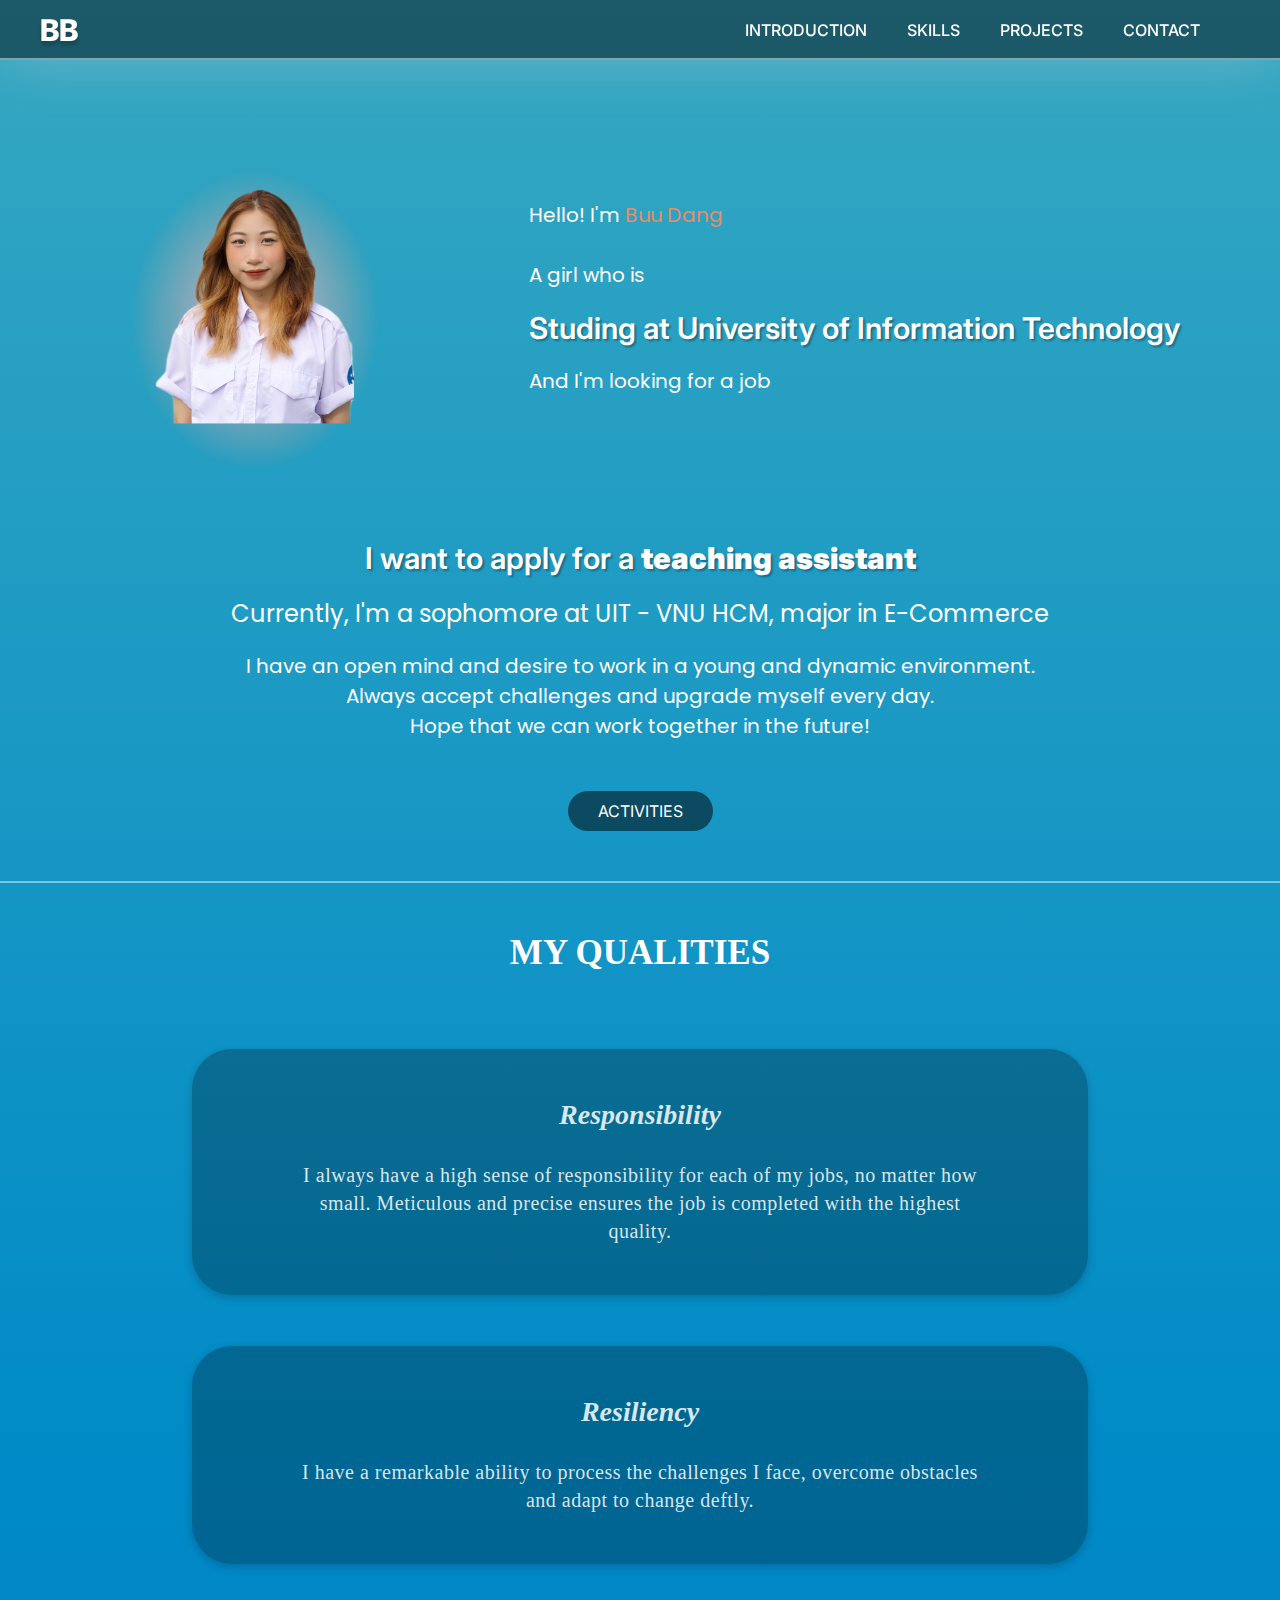
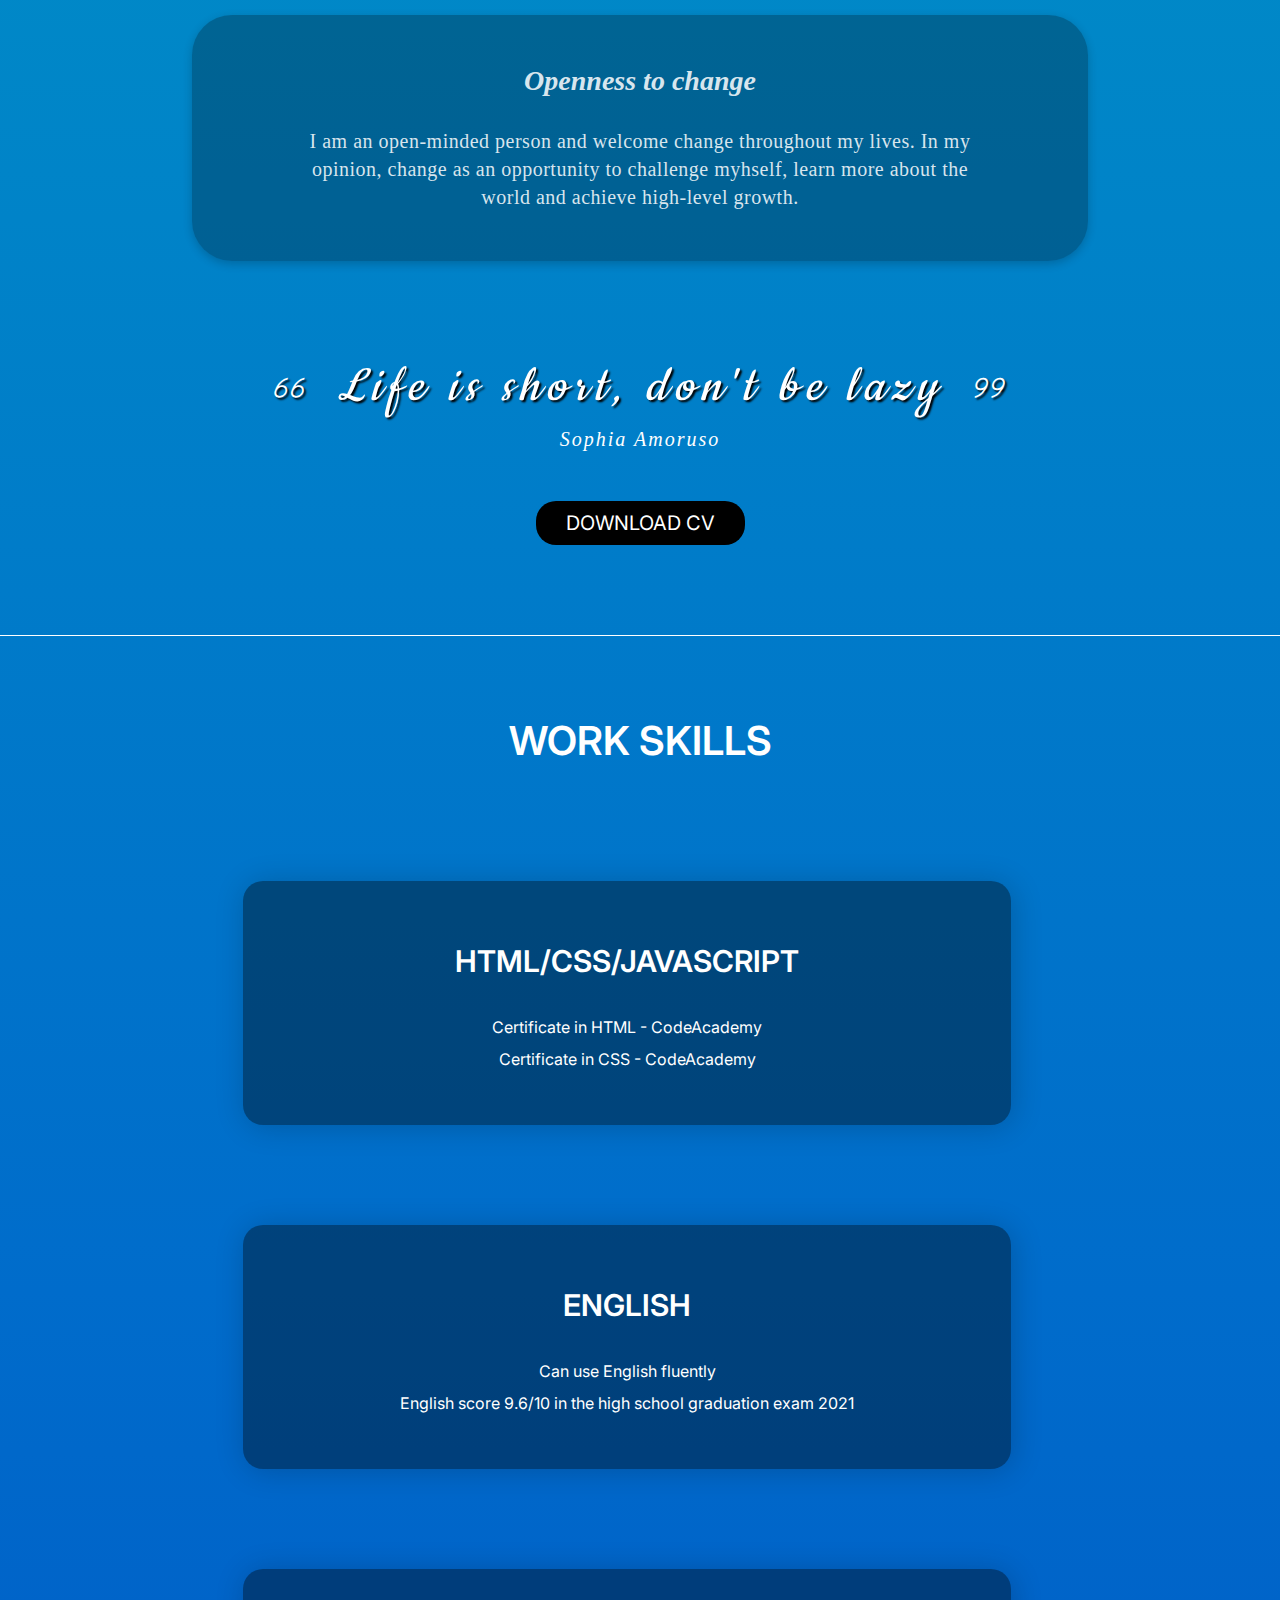
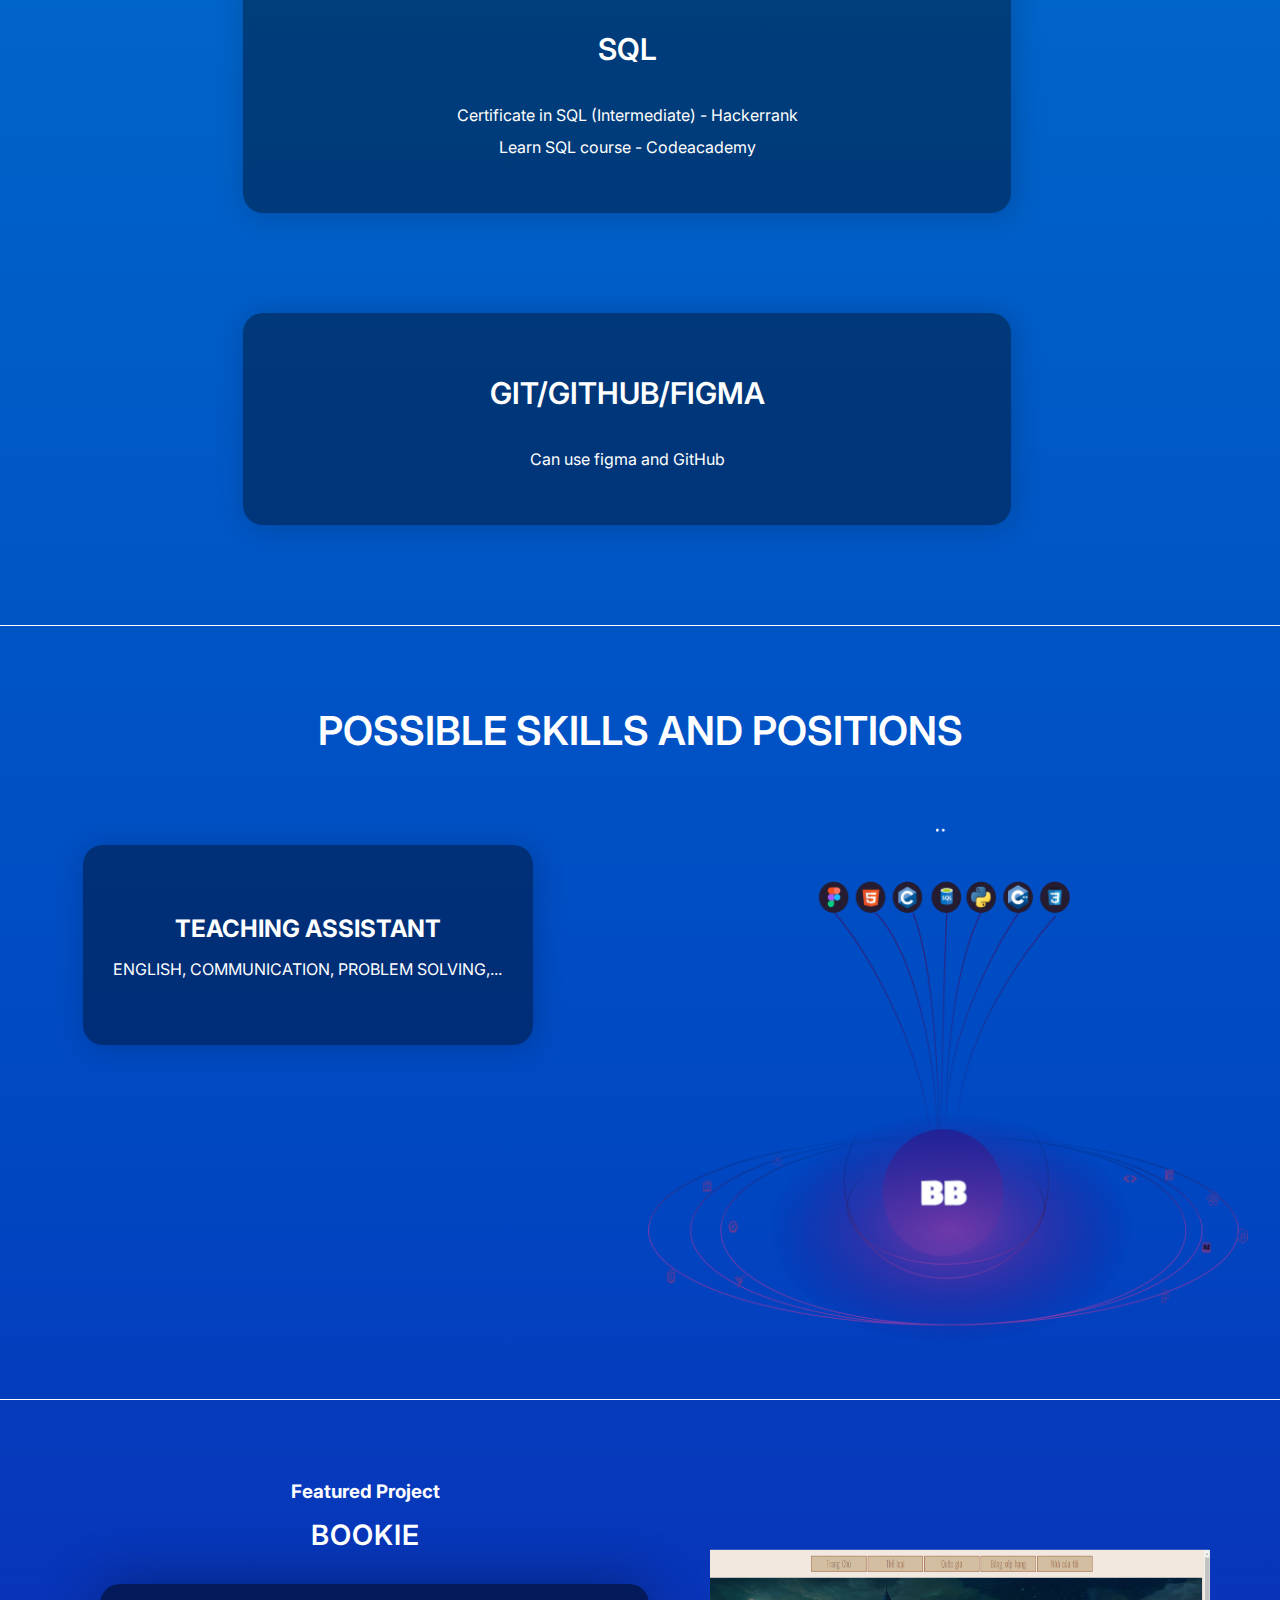
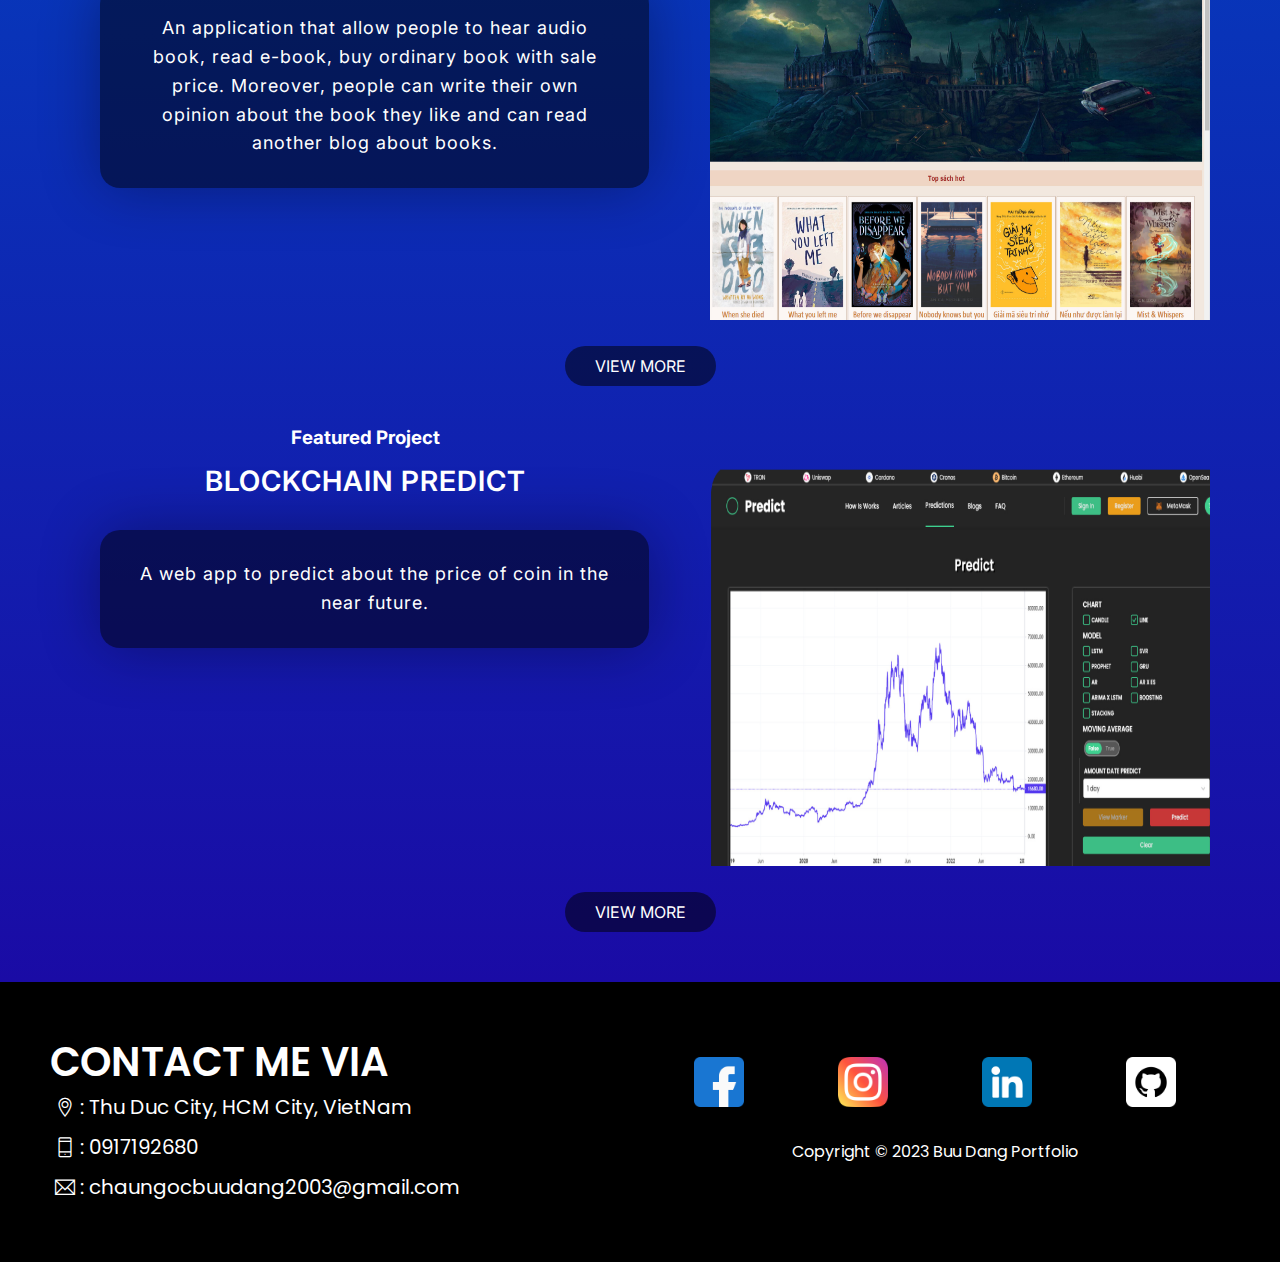
<file: index.html>
<!DOCTYPE html>
<html lang="en">

<head>
    <meta charset="UTF-8">
    <meta http-equiv="X-UA-Compatible" content="IE=edge">
    <meta name="viewport" content="width=device-width, initial-scale=1.0">
    <title>BuuBuu's Portfolio</title>
    <link rel="preconnect" href="https://fonts.googleapis.com">
    <link rel="preconnect" href="https://fonts.gstatic.com" crossorigin>
    <link
        href="https://fonts.googleapis.com/css2?family=Cookie&family=Inter:wght@300;400;500;600;800&family=Libre+Franklin:wght@300;400;500&family=Poppins:wght@200;300;400;500;600;700&family=Work+Sans:ital,wght@0,300;0,500;1,300;1,500&display=swap"
        rel="stylesheet">

    <link rel="stylesheet" href="assets/css/responsive.css">
    <link rel="stylesheet" href="assets/css/style.css">

    <link rel="stylesheet" href="/assets/themify-icons/themify-icons.css">
</head>

<body>
    <div id="main">

        <!-- HEADER  -->
        <div id="header">
            <div id="logo">
                <h1 id="logo"> BB</h1>
            </div>
            <div id="nav">
                <ul id="nav">
                    <li class="nav--introduction"><a href="#content">Introduction</a></li>
                    <li class="nav--skills"><a href="#skills">Skills</a></li>
                    <li class="nav--projects"><a href="#projects">Projects</a></li>
                    <li class="nav--contact"><a href="#contact">Contact</a></li>
                </ul>

            </div>
            <!-- <div class="menu-item">
                <i class="ti-menu"></i>
            </div> -->

        </div>

        <!-- INTRODUCTION -->
        <div id="content">

            <div class="content--introduction">
                <img src="/assets/img/introduction/avt.png" alt="Avatar" class="content--introduction--img">

                <div class="content--subheading">
                    <p>Hello! I'm <strong class="content--subheading--name">Buu Dang</strong><br><br>A girl who is</p>
                    <h1>Studing at University of Information Technology</h1>
                    <p>And I'm looking for a job</p>
                </div>
            </div>

            <div class="content--describing">
                <div class="content--describing--job-position">
                    <h1>I want to apply for a <strong>teaching assistant</strong></h1>

                    <h3>Currently, I'm a sophomore at UIT - VNU HCM, major in E-Commerce</h3>
                </div>

                <div class="content--describing--characterize">
                    <p>I have an open mind and desire to work in a young and dynamic environment. <br>
                        Always accept challenges and upgrade myself every day. <br>
                        Hope that we can work together in the future!</p>
                </div>
            </div>

            <div class="content--activities btn">
                <a href="./assets/activities.html" class="activities-UIT">Activities</a>
            </div>
        </div>

        <div class="content--qualities">
            <h1>
                MY QUALITIES
            </h1>
            <div class="slider">
                <div class="slides content--qualities">
                    <div class="slide content--qualities--slider-responsibility">
                        <h2>Responsibility</h2>
                        <p>I always have a high sense of responsibility for each of my jobs, no matter how small.
                            Meticulous
                            and
                            precise ensures
                            the job is completed with the highest quality.</p>
                    </div>
                    <div class="slide content--qualities--slider-resiliency">
                        <h2>
                            Resiliency
                        </h2>
                        <p>I have a remarkable ability to process the challenges I face, overcome obstacles and adapt to
                            change deftly.</p>
                    </div>
                    <div class="slide content--qualities--slider-open-to-change">
                        <h2>Openness to change</h2>
                        <p>I am an open-minded person and welcome change throughout my lives. In my opinion, change as
                            an
                            opportunity to challenge
                            myhself, learn more about the world and achieve high-level growth.</p>

                    </div>
                </div>
            </div>


        </div>

        <div class="content--quotes">
            <div class="content--quotes-head">
                <h1> <i class="ti-quote-left"></i> Life is short, don't be lazy <i class="ti-quote-right"></i></h1>

            </div>

            <div class="content--quotes-subhead">
                <p>Sophia Amoruso</p>
            </div>
        </div>

        <div id="btn">
            <div class="btn--text">

                <a
                    href="https://uithcm-my.sharepoint.com/:w:/g/personal/21521918_ms_uit_edu_vn/ETAzr7uU8rxEt9mgjSjcDsgBaWNa31qD78LN05koWRoxkA?e=Bom2Ou">
                    download CV
                </a>
            </div>
        </div>

        <!-- SKILLS -->
        <div id="skills">
            <div class="content--work-skills">
                <h1>work skills</h1>
                <div class="content--work-skills--HTML-CSS-JS">
                    <h2>HTML/CSS/JAVASCRIPT</h2>

                    <div class="content--work-skills--certificate-HTML">
                        <a
                            href="https://www.codecademy.com/profiles/buubuu.u/certificates/9eb0741e5ebef1f9f58a53bfac67d3a7">Certificate
                            in HTML - CodeAcademy</a>
                    </div>
                    <div class="content--work-skills--certificate-CSS">
                        <a
                            href="https://www.codecademy.com/profiles/buubuu.u/certificates/042a4e5884e3eb6ea1f2a12be6abb851">Certificate
                            in CSS - CodeAcademy</a>
                    </div>
                    <!-- <div class="content--work-skills--certificate-JS">
                        <a href="">Certificate in JAVASCRIPT - CodeAcademy</a>
                    </div>
                    <div class="content--work-skills--work-position">
                        <p>Can work as a front-end developer</p>
                    </div> -->

                </div>
                <div class="content--work-skills--english">
                    <h2>English</h2>
                    <!-- <div class="content--work-skills--english-certificate-IELTS">
                        <a href="">IELTS</a>
                    </div> -->
                    <div class="content--work-skills--english-use">
                        <p>Can use English fluently</p>
                        English score 9.6/10 in the high school graduation exam 2021<br>
                    </div>
                </div>



                <div class="content--work-skills--SQL">
                    <h2>
                        SQL
                    </h2>
                    <div class="content--work-skills--Hackerrank">
                        <a href="https://www.hackerrank.com/certificates/5682d81995e6">Certificate in SQL (Intermediate)
                            - Hackerrank
                        </a>
                    </div>
                    <div class="content--work-skills--CodeAcademy">
                        <a
                            href="https://www.codecademy.com/profiles/buubuu.u/certificates/042a4e5884e3eb6ea1f2a12be6abb851">Learn
                            SQL course - Codeacademy</a>
                    </div>
                </div>
                <div class="content--work-skills--Git-github-figma">
                    <h2>GIT/GITHUB/FIGMA</h2>

                    <!-- <div class="content--work-skills--figma">
                        <a href="">Certificate in Git - Codeacademy</a>
                    </div> -->
                    <div class="content--work-skills--Git-certificate">
                        <p>Can use figma and GitHub</p>
                    </div>
                </div>

            </div>

            <div class="content--skills-positions">
                <h1>Possible skills and positions</h1>
                <div id="content--skills-positions">
                    <div class="content--skills-positions-left">
                        <!-- <div class="content--skills-front-end">
                            <h2>FRONT-END DEVELOPER</h2>
                            <p>HTML,CSS,JAVASCRIPT,REACTJS,...</p>
                        </div> -->
                        <div class="content--skills-front-end">
                            <h2>
                                TEACHING ASSISTANT
                            </h2>
                            <p>ENGLISH, COMMUNICATION, PROBLEM SOLVING,...</p>
                        </div>
                        <!-- <div class="content--skills-business-analyst">
                            <h2>BUSINESS ANALYST</h2>
                            <p>SQL, COMMUNICATION, DATA ANALYST,...</p>
                        </div> -->
                    </div>
                    <div class="content--skills-positions-right">
                        <div class="content--skills-positions--img">
                            <img src="./assets/img/work_skills/skills.png" alt="my skills" width="600px" height="550px">
                        </div>
                    </div>
                </div>


            </div>
        </div>


        <!-- PROJECTS -->
        <div id="projects">
            <div class="content--bookie">
                <div class="col-half">
                    <div class="content--bookie--description">
                        <h3 class="featured-project">
                            Featured Project
                        </h3>
                        <h2>
                            Bookie
                        </h2>
                        <p>
                            An application that allow people to hear audio book, read e-book, buy ordinary book with
                            sale
                            price.
                            Moreover, people can write their own opinion about the book they like and can read another
                            blog
                            about books.

                        </p>

                    </div>

                    <div class="content--bookie--img">
                        <img src="./assets/img/projects/Bookie.png" alt="Bookie" width="700px" height="600px">
                    </div>

                </div>

                <div class="btn content--bookie--button">
                    <a href="#">VIEW MORE</a>
                </div>
            </div>

            <div class="content--blockchain-predict">
                <div class="col-half">

                    <div class="content--blockchain-predict--description">
                        <h3 class="featured-project">
                            Featured Project
                        </h3>

                        <h2>
                            Blockchain Predict
                        </h2>
                        <p>
                            A web app to predict about the price of coin in the near future.
                        </p>
                    </div>
                    <div class=" content--blockchain-predict--img">
                        <img src="./assets/img/projects/blockchain-predict.png" alt="Blockchain Predict" width="800px"
                            height="600px">
                    </div>
                </div>




                <div class="btn content--blockchain-predict--button">
                    <a href="https://predict.ftisu.vn/">VIEW MORE</a>
                </div>
            </div>
        </div>
    </div>
    <!-- FOOTER -->
    <div id="footer">
        <div id="contact">
            <div class="contact--left">
                <div class="contact--heading">
                    <h1>CONTACT ME VIA</h1>
                </div>
                <div class="contact--address"> <i class="ti-location-pin"> </i>
                    <p>: Thu Duc City, HCM City, VietNam</p>
                </div>
                <div class="contact--tel"><a href="tel:0917192680"><i class="ti-mobile" alt="Call 5551234567"></i>
                        <p>: 0917192680
                        </p>
                    </a>
                </div>

                <div class="contact--email">
                    <a href="mailto:chaungocbuudang2003@gmail.com">
                        <ti class="ti-email">
                        </ti>
                        <p>: chaungocbuudang2003@gmail.com</p>
                    </a>
                </div>
            </div>
            <div class="contact--right">
                <div class="contact--social-network">
                    <div class="contact--social-network--facebook">
                        <a href="https://www.facebook.com/buu.buu.9083/"> <img src="./assets/img/footer/facebook.png"
                                alt="facebook"></a>

                    </div>
                    <div class="contact--social-network--instagram">
                        <a href="https://www.instagram.com/buubuu.u/""><img src=" ./assets/img/footer/instagram.png"
                            alt="instagram"></a>
                    </div>
                    <div class="contact--social-network--linkedin">
                        <a href="https://www.linkedin.com/in/dangchau2003/"><img src="./assets/img/footer/linkedin.png"
                                alt="linkedin"></a>
                    </div>
                    <div class="contact--social-network--github">
                        <a href="https://github.com/buubuu203"><img src="./assets/img/footer/github.png"></a>
                    </div>
                </div>
                <div class="contact--copy-right">
                    <p>Copyright © 2023 Buu Dang Portfolio</p>
                </div>
            </div>
        </div>

    </div>
    </div>

    </div>
    </div>
</body>

</html>
</file>
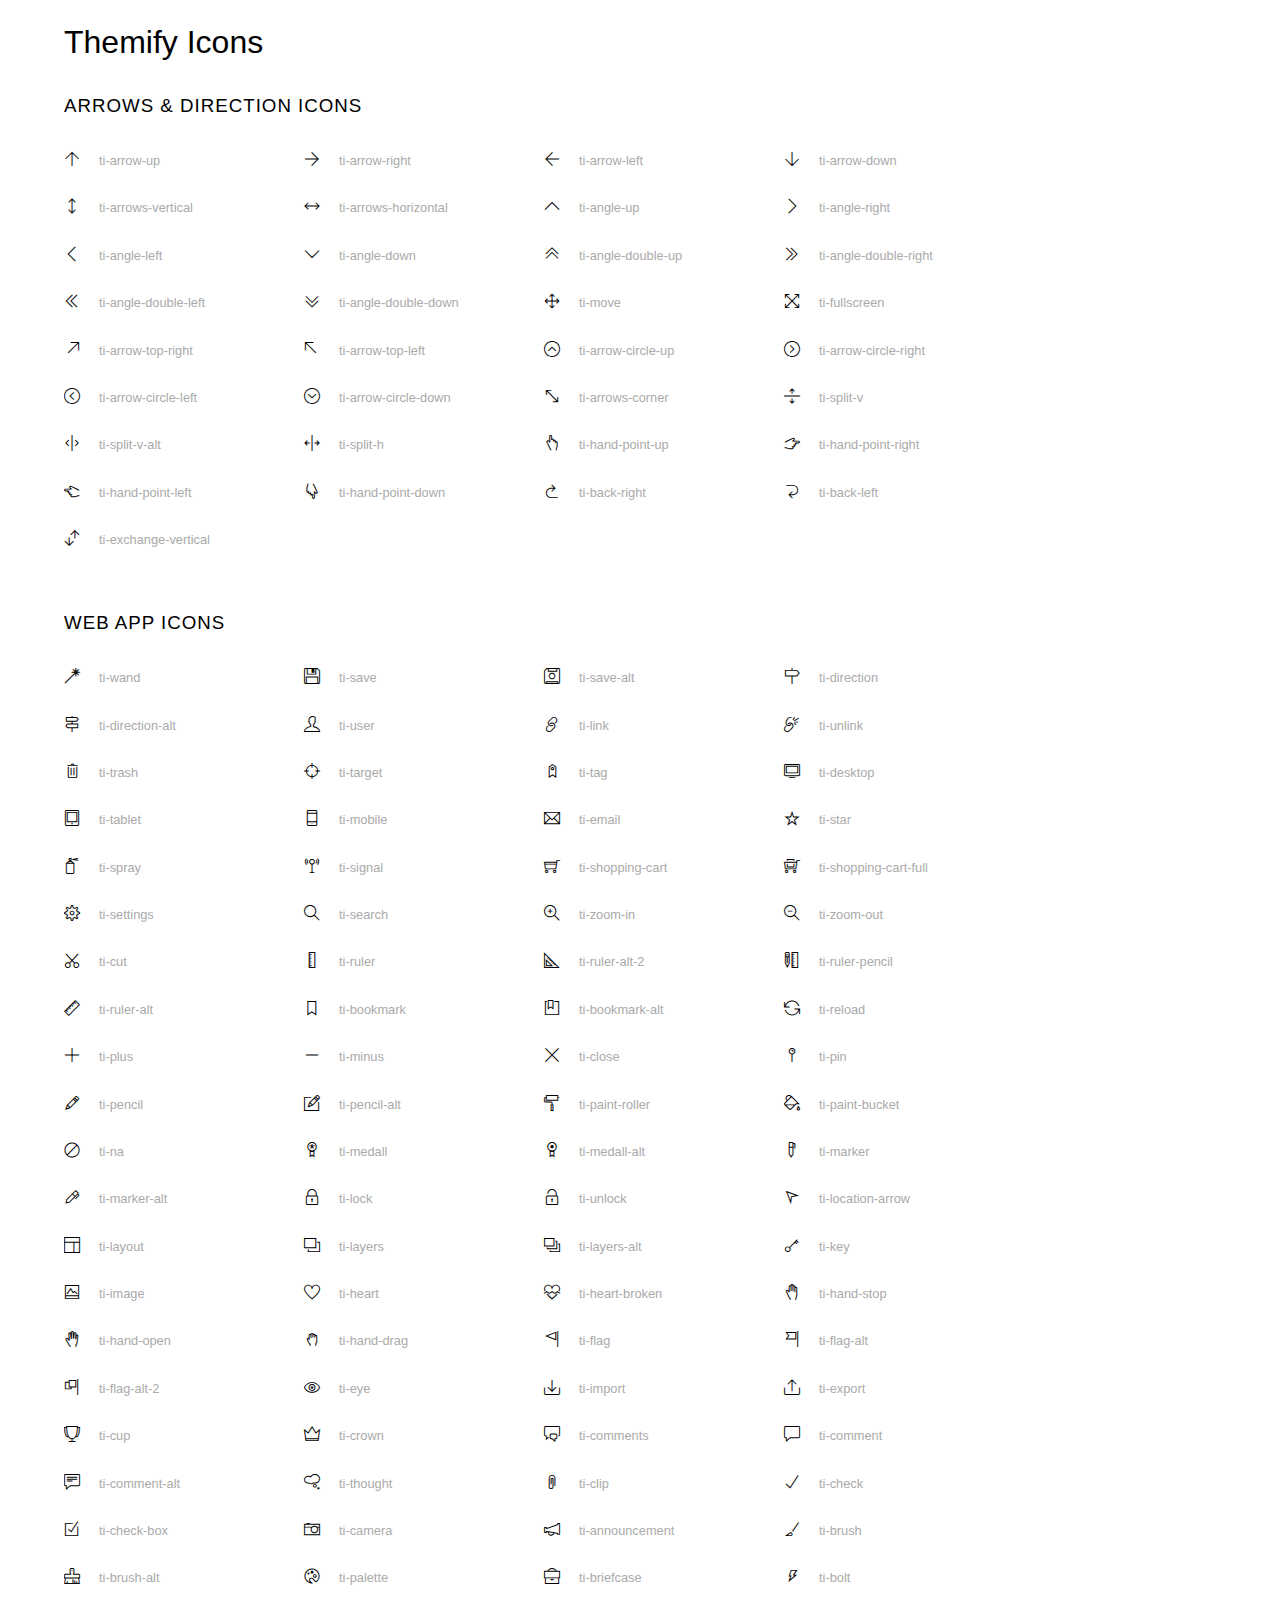
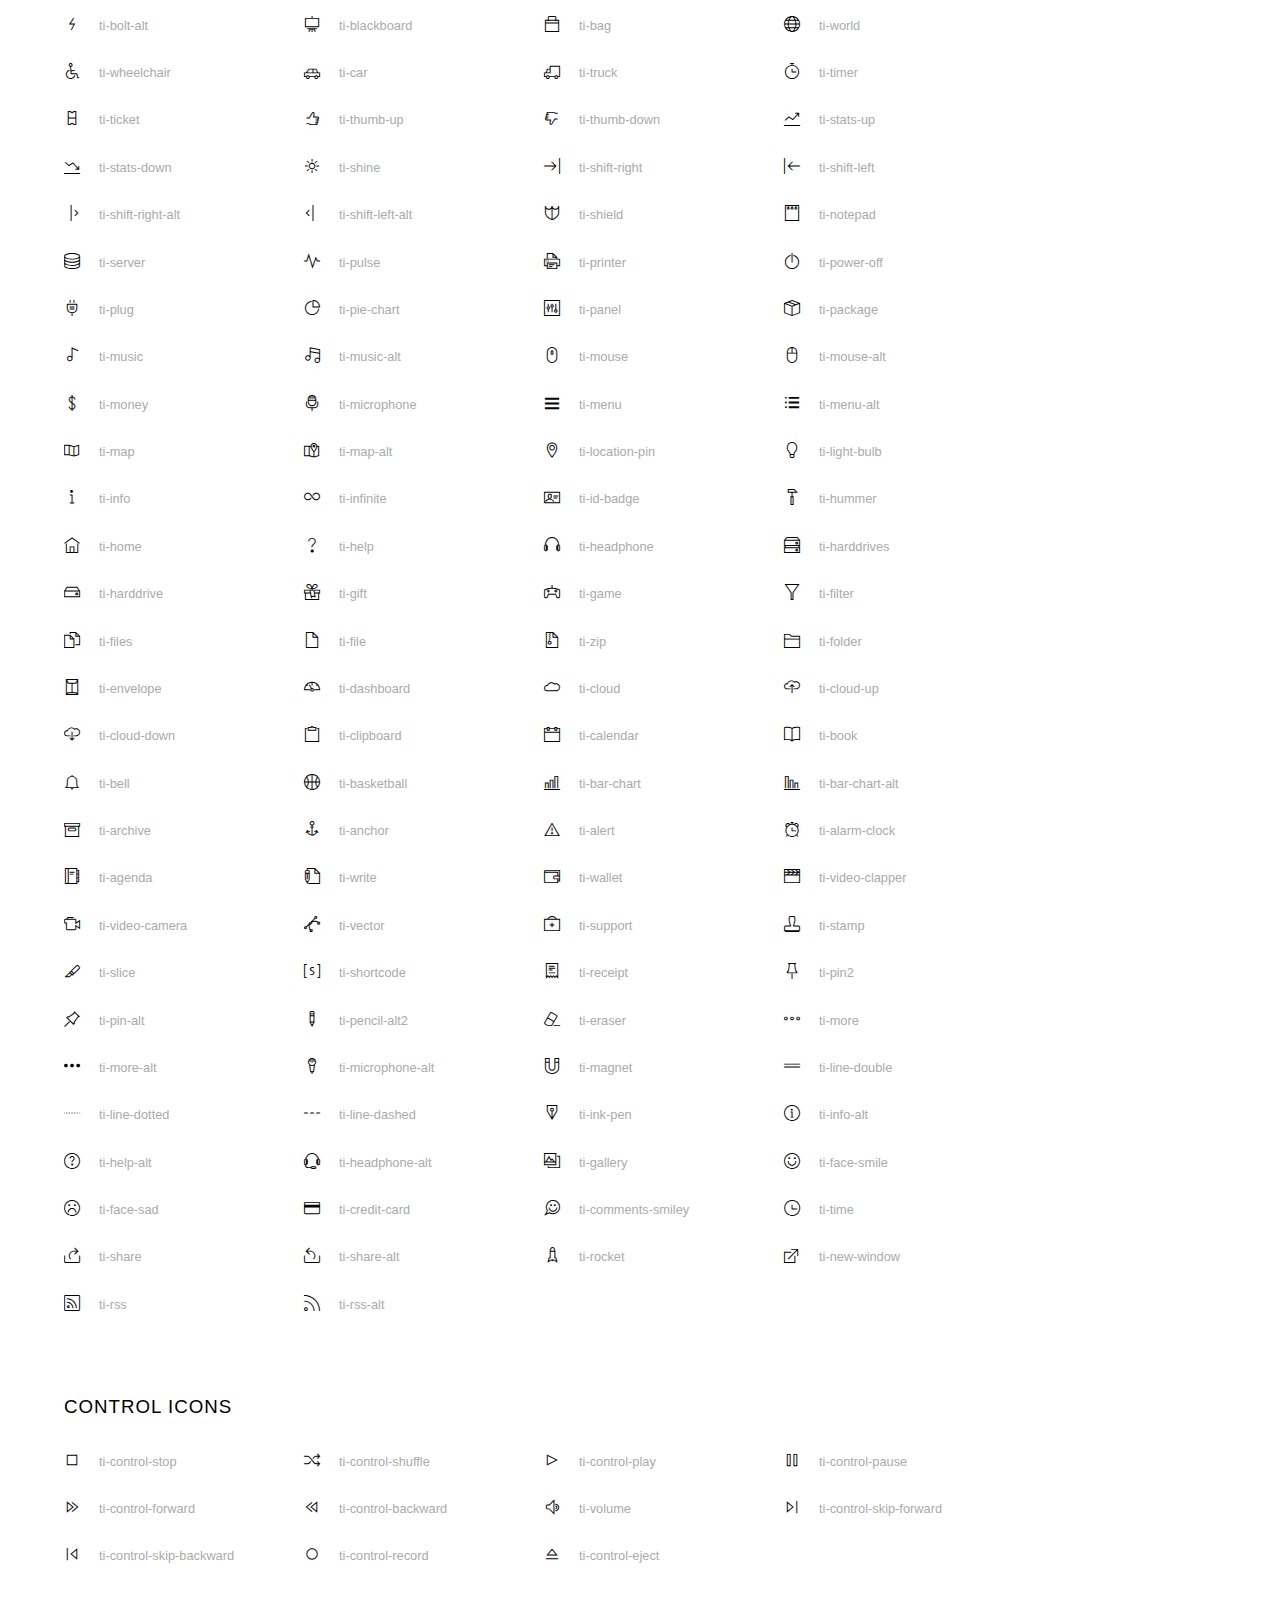
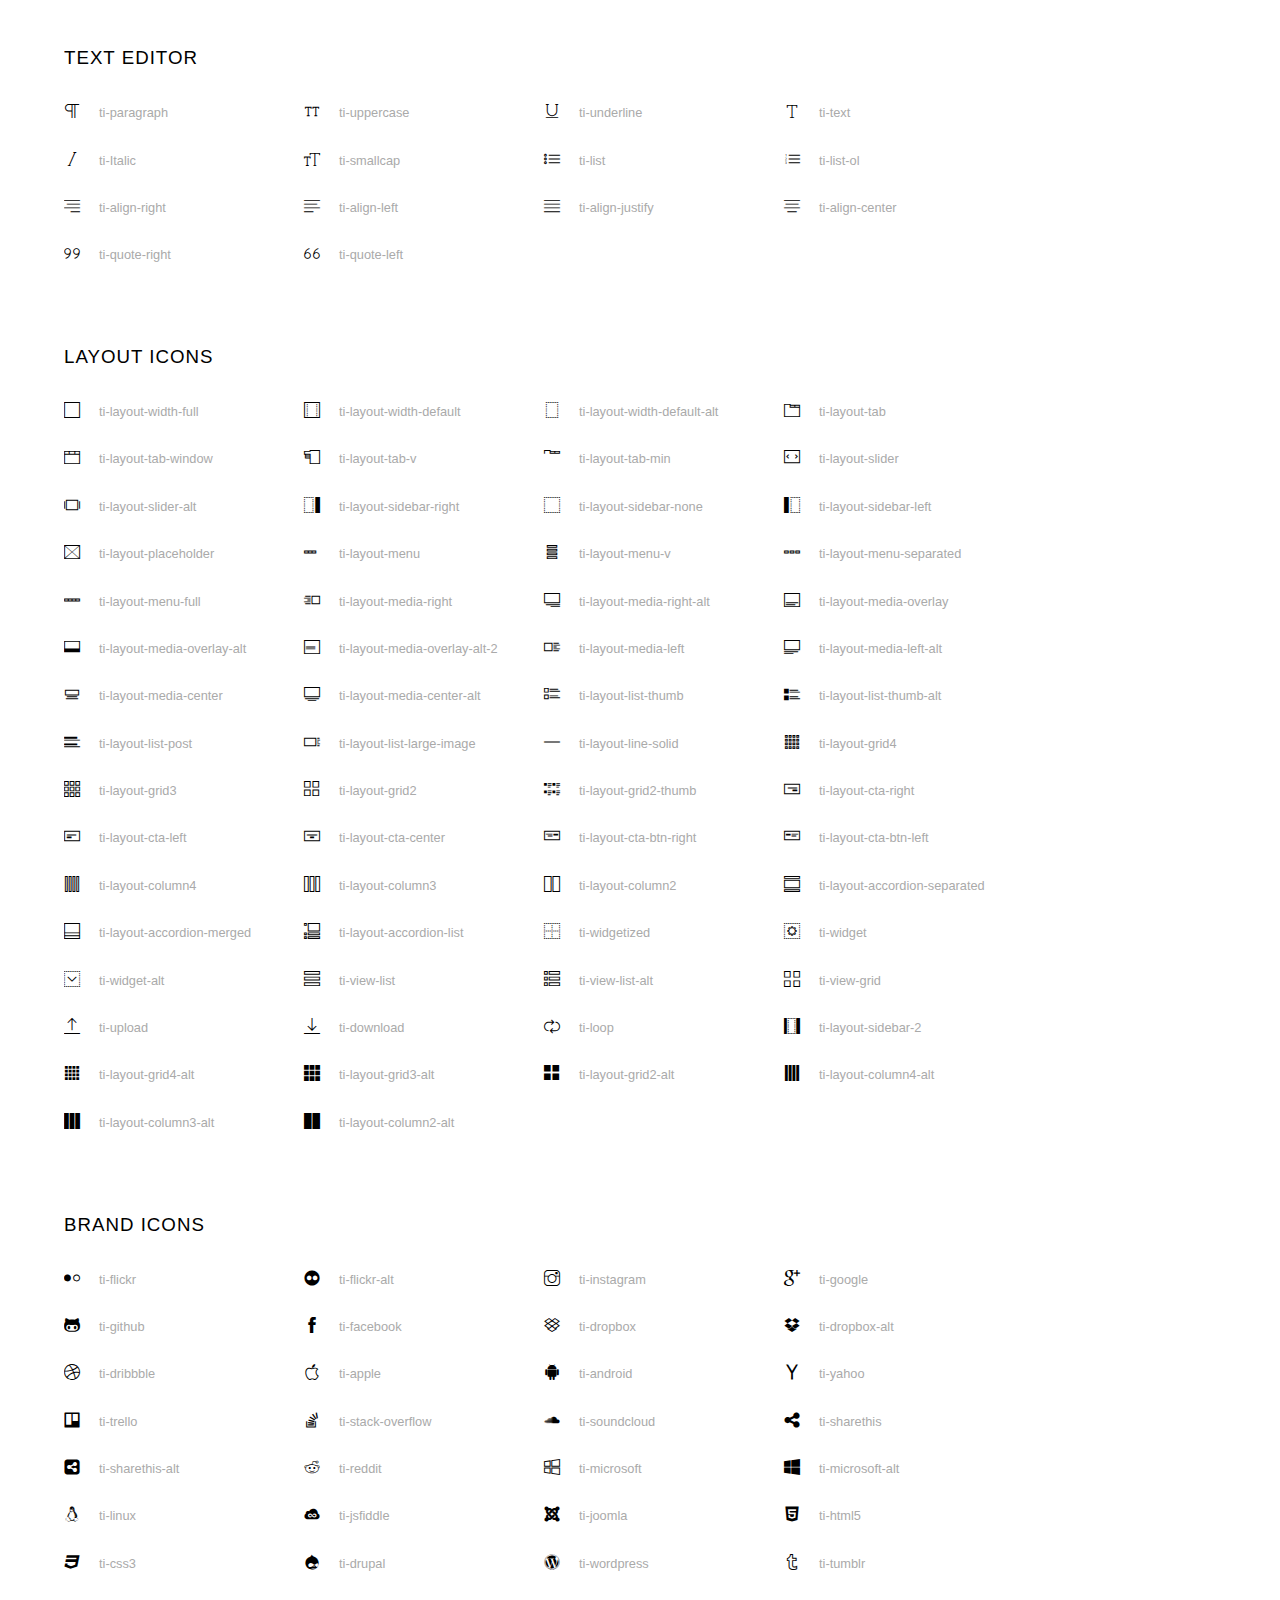
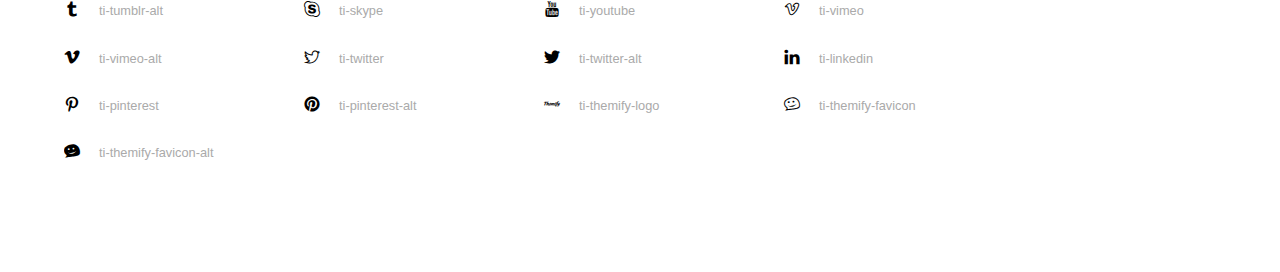
<file: assets/themify-icons/index.html>
<!doctype html>
<html>
<head>
	<meta charset="utf-8">
	<title>Themify Icon Font</title>
	<meta name="viewport" content="width=device-width">
	<link rel="stylesheet" href="demo-files/demo.css">
	<link rel="stylesheet" href="themify-icons.css">
	<!--[if lt IE 8]><!-->
	<link rel="stylesheet" href="ie7/ie7.css">
	<!--<![endif]-->
</head>
<body>
	<h1>Themify Icons</h1>

	<div class="icon-section">

		<div class="icon-section">
			<h3>Arrows &amp; Direction Icons </h3>

			<div class="icon-container">
				<span class="ti-arrow-up"></span><span class="icon-name"> ti-arrow-up</span>
			</div>
			<div class="icon-container">
				<span class="ti-arrow-right"></span><span class="icon-name"> ti-arrow-right</span>
			</div>
			<div class="icon-container">
				<span class="ti-arrow-left"></span><span class="icon-name"> ti-arrow-left</span>
			</div>
			<div class="icon-container">
				<span class="ti-arrow-down"></span><span class="icon-name"> ti-arrow-down</span>
			</div>
			<div class="icon-container">
				<span class="ti-arrows-vertical"></span><span class="icon-name"> ti-arrows-vertical</span>
			</div>
			<div class="icon-container">
				<span class="ti-arrows-horizontal"></span><span class="icon-name"> ti-arrows-horizontal</span>
			</div>
			<div class="icon-container">
				<span class="ti-angle-up"></span><span class="icon-name"> ti-angle-up</span>
			</div>
			<div class="icon-container">
				<span class="ti-angle-right"></span><span class="icon-name"> ti-angle-right</span>
			</div>
			<div class="icon-container">
				<span class="ti-angle-left"></span><span class="icon-name"> ti-angle-left</span>
			</div>
			<div class="icon-container">
				<span class="ti-angle-down"></span><span class="icon-name"> ti-angle-down</span>
			</div>	
			<div class="icon-container">
				<span class="ti-angle-double-up"></span><span class="icon-name"> ti-angle-double-up</span>
			</div>
			<div class="icon-container">
				<span class="ti-angle-double-right"></span><span class="icon-name"> ti-angle-double-right</span>
			</div>
			<div class="icon-container">
				<span class="ti-angle-double-left"></span><span class="icon-name"> ti-angle-double-left</span>
			</div>
			<div class="icon-container">
				<span class="ti-angle-double-down"></span><span class="icon-name"> ti-angle-double-down</span>
			</div>					
			<div class="icon-container">
				<span class="ti-move"></span><span class="icon-name"> ti-move</span>
			</div>
			<div class="icon-container">
				<span class="ti-fullscreen"></span><span class="icon-name"> ti-fullscreen</span>
			</div>
			<div class="icon-container">
				<span class="ti-arrow-top-right"></span><span class="icon-name"> ti-arrow-top-right</span>
			</div>
			<div class="icon-container">
				<span class="ti-arrow-top-left"></span><span class="icon-name"> ti-arrow-top-left</span>
			</div>
			<div class="icon-container">
				<span class="ti-arrow-circle-up"></span><span class="icon-name"> ti-arrow-circle-up</span>
			</div>
			<div class="icon-container">
				<span class="ti-arrow-circle-right"></span><span class="icon-name"> ti-arrow-circle-right</span>
			</div>
			<div class="icon-container">
				<span class="ti-arrow-circle-left"></span><span class="icon-name"> ti-arrow-circle-left</span>
			</div>
			<div class="icon-container">
				<span class="ti-arrow-circle-down"></span><span class="icon-name"> ti-arrow-circle-down</span>
			</div>
			<div class="icon-container">
				<span class="ti-arrows-corner"></span><span class="icon-name"> ti-arrows-corner</span>
			</div>
			<div class="icon-container">
				<span class="ti-split-v"></span><span class="icon-name"> ti-split-v</span>
			</div>

			<div class="icon-container">
				<span class="ti-split-v-alt"></span><span class="icon-name"> ti-split-v-alt</span>
			</div>
			<div class="icon-container">
				<span class="ti-split-h"></span><span class="icon-name"> ti-split-h</span>
			</div>
			<div class="icon-container">
				<span class="ti-hand-point-up"></span><span class="icon-name"> ti-hand-point-up</span>
			</div>
			<div class="icon-container">
				<span class="ti-hand-point-right"></span><span class="icon-name"> ti-hand-point-right</span>
			</div>
			<div class="icon-container">
				<span class="ti-hand-point-left"></span><span class="icon-name"> ti-hand-point-left</span>
			</div>
			<div class="icon-container">
				<span class="ti-hand-point-down"></span><span class="icon-name"> ti-hand-point-down</span>
			</div>
			<div class="icon-container">
				<span class="ti-back-right"></span><span class="icon-name"> ti-back-right</span>
			</div>
			<div class="icon-container">
				<span class="ti-back-left"></span><span class="icon-name"> ti-back-left</span>
			</div>
			<div class="icon-container">
				<span class="ti-exchange-vertical"></span><span class="icon-name"> ti-exchange-vertical</span>
			</div>

		</div> <!-- Arrows Icons -->



		<h3>Web App Icons</h3>
		
		<div class="icon-section">

			<div class="icon-container">
				<span class="ti-wand"></span><span class="icon-name"> ti-wand</span>
			</div>
			<div class="icon-container">
				<span class="ti-save"></span><span class="icon-name"> ti-save</span>
			</div>
			<div class="icon-container">
				<span class="ti-save-alt"></span><span class="icon-name"> ti-save-alt</span>
			</div>

			<div class="icon-container">
				<span class="ti-direction"></span><span class="icon-name"> ti-direction</span>
			</div>
			<div class="icon-container">
				<span class="ti-direction-alt"></span><span class="icon-name"> ti-direction-alt</span>
			</div>
			<div class="icon-container">
				<span class="ti-user"></span><span class="icon-name"> ti-user</span>
			</div>
			<div class="icon-container">
				<span class="ti-link"></span><span class="icon-name"> ti-link</span>
			</div>
			<div class="icon-container">
				<span class="ti-unlink"></span><span class="icon-name"> ti-unlink</span>
			</div>
			<div class="icon-container">
				<span class="ti-trash"></span><span class="icon-name"> ti-trash</span>
			</div>
			<div class="icon-container">
				<span class="ti-target"></span><span class="icon-name"> ti-target</span>
			</div>
			<div class="icon-container">
				<span class="ti-tag"></span><span class="icon-name"> ti-tag</span>
			</div>
			<div class="icon-container">
				<span class="ti-desktop"></span><span class="icon-name"> ti-desktop</span>
			</div>
			<div class="icon-container">
				<span class="ti-tablet"></span><span class="icon-name"> ti-tablet</span>
			</div>
			<div class="icon-container">
				<span class="ti-mobile"></span><span class="icon-name"> ti-mobile</span>
			</div>
			<div class="icon-container">
				<span class="ti-email"></span><span class="icon-name"> ti-email</span>
			</div>	
			<div class="icon-container">
				<span class="ti-star"></span><span class="icon-name"> ti-star</span>
			</div>
			<div class="icon-container">
				<span class="ti-spray"></span><span class="icon-name"> ti-spray</span>
			</div>
			<div class="icon-container">
				<span class="ti-signal"></span><span class="icon-name"> ti-signal</span>
			</div>
			<div class="icon-container">
				<span class="ti-shopping-cart"></span><span class="icon-name"> ti-shopping-cart</span>
			</div>
			<div class="icon-container">
				<span class="ti-shopping-cart-full"></span><span class="icon-name"> ti-shopping-cart-full</span>
			</div>
			<div class="icon-container">
				<span class="ti-settings"></span><span class="icon-name"> ti-settings</span>
			</div>
			<div class="icon-container">
				<span class="ti-search"></span><span class="icon-name"> ti-search</span>
			</div>
			<div class="icon-container">
				<span class="ti-zoom-in"></span><span class="icon-name"> ti-zoom-in</span>
			</div>
			<div class="icon-container">
				<span class="ti-zoom-out"></span><span class="icon-name"> ti-zoom-out</span>
			</div>
			<div class="icon-container">
				<span class="ti-cut"></span><span class="icon-name"> ti-cut</span>
			</div>
			<div class="icon-container">
				<span class="ti-ruler"></span><span class="icon-name"> ti-ruler</span>
			</div>
			<div class="icon-container">
				<span class="ti-ruler-alt-2"></span><span class="icon-name"> ti-ruler-alt-2</span>
			</div>			
			<div class="icon-container">
				<span class="ti-ruler-pencil"></span><span class="icon-name"> ti-ruler-pencil</span>
			</div>
			<div class="icon-container">
				<span class="ti-ruler-alt"></span><span class="icon-name"> ti-ruler-alt</span>
			</div>
			<div class="icon-container">
				<span class="ti-bookmark"></span><span class="icon-name"> ti-bookmark</span>
			</div>
			<div class="icon-container">
				<span class="ti-bookmark-alt"></span><span class="icon-name"> ti-bookmark-alt</span>
			</div>
			<div class="icon-container">
				<span class="ti-reload"></span><span class="icon-name"> ti-reload</span>
			</div>
			<div class="icon-container">
				<span class="ti-plus"></span><span class="icon-name"> ti-plus</span>
			</div>
			<div class="icon-container">
				<span class="ti-minus"></span><span class="icon-name"> ti-minus</span>
			</div>
			<div class="icon-container">
				<span class="ti-close"></span><span class="icon-name"> ti-close</span>
			</div>			
			<div class="icon-container">
				<span class="ti-pin"></span><span class="icon-name"> ti-pin</span>
			</div>
			<div class="icon-container">
				<span class="ti-pencil"></span><span class="icon-name"> ti-pencil</span>
			</div>
					
		  	<div class="icon-container">
				<span class="ti-pencil-alt"></span><span class="icon-name"> ti-pencil-alt</span>
			</div>
			<div class="icon-container">
				<span class="ti-paint-roller"></span><span class="icon-name"> ti-paint-roller</span>
			</div>
			<div class="icon-container">
				<span class="ti-paint-bucket"></span><span class="icon-name"> ti-paint-bucket</span>
			</div>
			<div class="icon-container">
				<span class="ti-na"></span><span class="icon-name"> ti-na</span>
			</div>
			<div class="icon-container">
				<span class="ti-medall"></span><span class="icon-name"> ti-medall</span>
			</div>
			<div class="icon-container">
				<span class="ti-medall-alt"></span><span class="icon-name"> ti-medall-alt</span>
			</div>
			<div class="icon-container">
				<span class="ti-marker"></span><span class="icon-name"> ti-marker</span>
			</div>
			<div class="icon-container">
				<span class="ti-marker-alt"></span><span class="icon-name"> ti-marker-alt</span>
			</div>

			<div class="icon-container">
				<span class="ti-lock"></span><span class="icon-name"> ti-lock</span>
			</div>
			<div class="icon-container">
				<span class="ti-unlock"></span><span class="icon-name"> ti-unlock</span>
			</div>
			<div class="icon-container">
				<span class="ti-location-arrow"></span><span class="icon-name"> ti-location-arrow</span>
			</div>
			<div class="icon-container">
				<span class="ti-layout"></span><span class="icon-name"> ti-layout</span>
			</div>
			<div class="icon-container">
				<span class="ti-layers"></span><span class="icon-name"> ti-layers</span>
			</div>
			<div class="icon-container">
				<span class="ti-layers-alt"></span><span class="icon-name"> ti-layers-alt</span>
			</div>
			<div class="icon-container">
				<span class="ti-key"></span><span class="icon-name"> ti-key</span>
			</div>
			<div class="icon-container">
				<span class="ti-image"></span><span class="icon-name"> ti-image</span>
			</div>
			<div class="icon-container">
				<span class="ti-heart"></span><span class="icon-name"> ti-heart</span>
			</div>
			<div class="icon-container">
				<span class="ti-heart-broken"></span><span class="icon-name"> ti-heart-broken</span>
			</div>
			<div class="icon-container">
				<span class="ti-hand-stop"></span><span class="icon-name"> ti-hand-stop</span>
			</div>
			<div class="icon-container">
				<span class="ti-hand-open"></span><span class="icon-name"> ti-hand-open</span>
			</div>
			<div class="icon-container">
				<span class="ti-hand-drag"></span><span class="icon-name"> ti-hand-drag</span>
			</div>
			<div class="icon-container">
				<span class="ti-flag"></span><span class="icon-name"> ti-flag</span>
			</div>
			<div class="icon-container">
				<span class="ti-flag-alt"></span><span class="icon-name"> ti-flag-alt</span>
			</div>
			<div class="icon-container">
				<span class="ti-flag-alt-2"></span><span class="icon-name"> ti-flag-alt-2</span>
			</div>
			<div class="icon-container">
				<span class="ti-eye"></span><span class="icon-name"> ti-eye</span>
			</div>
			<div class="icon-container">
				<span class="ti-import"></span><span class="icon-name"> ti-import</span>
			</div>			
			<div class="icon-container">
				<span class="ti-export"></span><span class="icon-name"> ti-export</span>
			</div>
			<div class="icon-container">
				<span class="ti-cup"></span><span class="icon-name"> ti-cup</span>
			</div>
			<div class="icon-container">
				<span class="ti-crown"></span><span class="icon-name"> ti-crown</span>
			</div>
			<div class="icon-container">
				<span class="ti-comments"></span><span class="icon-name"> ti-comments</span>
			</div>
			<div class="icon-container">
				<span class="ti-comment"></span><span class="icon-name"> ti-comment</span>
			</div>
			<div class="icon-container">
				<span class="ti-comment-alt"></span><span class="icon-name"> ti-comment-alt</span>
			</div>
			<div class="icon-container">
				<span class="ti-thought"></span><span class="icon-name"> ti-thought</span>
			</div>			
			<div class="icon-container">
				<span class="ti-clip"></span><span class="icon-name"> ti-clip</span>
			</div>

			<div class="icon-container">
				<span class="ti-check"></span><span class="icon-name"> ti-check</span>
			</div>
			<div class="icon-container">
				<span class="ti-check-box"></span><span class="icon-name"> ti-check-box</span>
			</div>
			<div class="icon-container">
				<span class="ti-camera"></span><span class="icon-name"> ti-camera</span>
			</div>
			<div class="icon-container">
				<span class="ti-announcement"></span><span class="icon-name"> ti-announcement</span>
			</div>
			<div class="icon-container">
				<span class="ti-brush"></span><span class="icon-name"> ti-brush</span>
			</div>
			<div class="icon-container">
				<span class="ti-brush-alt"></span><span class="icon-name"> ti-brush-alt</span>
			</div>
			<div class="icon-container">
				<span class="ti-palette"></span><span class="icon-name"> ti-palette</span>
			</div>			
			<div class="icon-container">
				<span class="ti-briefcase"></span><span class="icon-name"> ti-briefcase</span>
			</div>
			<div class="icon-container">
				<span class="ti-bolt"></span><span class="icon-name"> ti-bolt</span>
			</div>
			<div class="icon-container">
				<span class="ti-bolt-alt"></span><span class="icon-name"> ti-bolt-alt</span>
			</div>
			<div class="icon-container">
				<span class="ti-blackboard"></span><span class="icon-name"> ti-blackboard</span>
			</div>
			<div class="icon-container">
				<span class="ti-bag"></span><span class="icon-name"> ti-bag</span>
			</div>
			<div class="icon-container">
				<span class="ti-world"></span><span class="icon-name"> ti-world</span>
			</div>
			<div class="icon-container">
				<span class="ti-wheelchair"></span><span class="icon-name"> ti-wheelchair</span>
			</div>
			<div class="icon-container">
				<span class="ti-car"></span><span class="icon-name"> ti-car</span>
			</div>
			<div class="icon-container">
				<span class="ti-truck"></span><span class="icon-name"> ti-truck</span>
			</div>
			<div class="icon-container">
				<span class="ti-timer"></span><span class="icon-name"> ti-timer</span>
			</div>
			<div class="icon-container">
				<span class="ti-ticket"></span><span class="icon-name"> ti-ticket</span>
			</div>
			<div class="icon-container">
				<span class="ti-thumb-up"></span><span class="icon-name"> ti-thumb-up</span>
			</div>
			<div class="icon-container">
				<span class="ti-thumb-down"></span><span class="icon-name"> ti-thumb-down</span>
			</div>

			<div class="icon-container">
				<span class="ti-stats-up"></span><span class="icon-name"> ti-stats-up</span>
			</div>
			<div class="icon-container">
				<span class="ti-stats-down"></span><span class="icon-name"> ti-stats-down</span>
			</div>
			<div class="icon-container">
				<span class="ti-shine"></span><span class="icon-name"> ti-shine</span>
			</div>
			<div class="icon-container">
				<span class="ti-shift-right"></span><span class="icon-name"> ti-shift-right</span>
			</div>
			<div class="icon-container">
				<span class="ti-shift-left"></span><span class="icon-name"> ti-shift-left</span>
			</div>

			<div class="icon-container">
				<span class="ti-shift-right-alt"></span><span class="icon-name"> ti-shift-right-alt</span>
			</div>
			<div class="icon-container">
				<span class="ti-shift-left-alt"></span><span class="icon-name"> ti-shift-left-alt</span>
			</div>
			<div class="icon-container">
				<span class="ti-shield"></span><span class="icon-name"> ti-shield</span>
			</div>
			<div class="icon-container">
				<span class="ti-notepad"></span><span class="icon-name"> ti-notepad</span>
			</div>
			<div class="icon-container">
				<span class="ti-server"></span><span class="icon-name"> ti-server</span>
			</div>

			<div class="icon-container">
				<span class="ti-pulse"></span><span class="icon-name"> ti-pulse</span>
			</div>
			<div class="icon-container">
				<span class="ti-printer"></span><span class="icon-name"> ti-printer</span>
			</div>
			<div class="icon-container">
				<span class="ti-power-off"></span><span class="icon-name"> ti-power-off</span>
			</div>
			<div class="icon-container">
				<span class="ti-plug"></span><span class="icon-name"> ti-plug</span>
			</div>
			<div class="icon-container">
				<span class="ti-pie-chart"></span><span class="icon-name"> ti-pie-chart</span>
			</div>

			<div class="icon-container">
				<span class="ti-panel"></span><span class="icon-name"> ti-panel</span>
			</div>
			<div class="icon-container">
				<span class="ti-package"></span><span class="icon-name"> ti-package</span>
			</div>
			<div class="icon-container">
				<span class="ti-music"></span><span class="icon-name"> ti-music</span>
			</div>
			<div class="icon-container">
				<span class="ti-music-alt"></span><span class="icon-name"> ti-music-alt</span>
			</div>
			<div class="icon-container">
				<span class="ti-mouse"></span><span class="icon-name"> ti-mouse</span>
			</div>
			<div class="icon-container">
				<span class="ti-mouse-alt"></span><span class="icon-name"> ti-mouse-alt</span>
			</div>
			<div class="icon-container">
				<span class="ti-money"></span><span class="icon-name"> ti-money</span>
			</div>
			<div class="icon-container">
				<span class="ti-microphone"></span><span class="icon-name"> ti-microphone</span>
			</div>
			<div class="icon-container">
				<span class="ti-menu"></span><span class="icon-name"> ti-menu</span>
			</div>
			<div class="icon-container">
				<span class="ti-menu-alt"></span><span class="icon-name"> ti-menu-alt</span>
			</div>
			<div class="icon-container">
				<span class="ti-map"></span><span class="icon-name"> ti-map</span>
			</div>
			<div class="icon-container">
				<span class="ti-map-alt"></span><span class="icon-name"> ti-map-alt</span>
			</div>

			<div class="icon-container">
				<span class="ti-location-pin"></span><span class="icon-name"> ti-location-pin</span>
			</div>

			<div class="icon-container">
				<span class="ti-light-bulb"></span><span class="icon-name"> ti-light-bulb</span>
			</div>
			<div class="icon-container">
				<span class="ti-info"></span><span class="icon-name"> ti-info</span>
			</div>
			<div class="icon-container">
				<span class="ti-infinite"></span><span class="icon-name"> ti-infinite</span>
			</div>
			<div class="icon-container">
				<span class="ti-id-badge"></span><span class="icon-name"> ti-id-badge</span>
			</div>
			<div class="icon-container">
				<span class="ti-hummer"></span><span class="icon-name"> ti-hummer</span>
			</div>
			<div class="icon-container">
				<span class="ti-home"></span><span class="icon-name"> ti-home</span>
			</div>
			<div class="icon-container">
				<span class="ti-help"></span><span class="icon-name"> ti-help</span>
			</div>
			<div class="icon-container">
				<span class="ti-headphone"></span><span class="icon-name"> ti-headphone</span>
			</div>
			<div class="icon-container">
				<span class="ti-harddrives"></span><span class="icon-name"> ti-harddrives</span>
			</div>
			<div class="icon-container">
				<span class="ti-harddrive"></span><span class="icon-name"> ti-harddrive</span>
			</div>
			<div class="icon-container">
				<span class="ti-gift"></span><span class="icon-name"> ti-gift</span>
			</div>
			<div class="icon-container">
				<span class="ti-game"></span><span class="icon-name"> ti-game</span>
			</div>
			<div class="icon-container">
				<span class="ti-filter"></span><span class="icon-name"> ti-filter</span>
			</div>
			<div class="icon-container">
				<span class="ti-files"></span><span class="icon-name"> ti-files</span>
			</div>
			<div class="icon-container">
				<span class="ti-file"></span><span class="icon-name"> ti-file</span>
			</div>
			<div class="icon-container">
				<span class="ti-zip"></span><span class="icon-name"> ti-zip</span>
			</div>
			<div class="icon-container">
				<span class="ti-folder"></span><span class="icon-name"> ti-folder</span>
			</div>			
			<div class="icon-container">
				<span class="ti-envelope"></span><span class="icon-name"> ti-envelope</span>
			</div>


			<div class="icon-container">
				<span class="ti-dashboard"></span><span class="icon-name"> ti-dashboard</span>
			</div>
			<div class="icon-container">
				<span class="ti-cloud"></span><span class="icon-name"> ti-cloud</span>
			</div>
			<div class="icon-container">
				<span class="ti-cloud-up"></span><span class="icon-name"> ti-cloud-up</span>
			</div>
			<div class="icon-container">
				<span class="ti-cloud-down"></span><span class="icon-name"> ti-cloud-down</span>
			</div>
			<div class="icon-container">
				<span class="ti-clipboard"></span><span class="icon-name"> ti-clipboard</span>
			</div>
			<div class="icon-container">
				<span class="ti-calendar"></span><span class="icon-name"> ti-calendar</span>
			</div>
			<div class="icon-container">
				<span class="ti-book"></span><span class="icon-name"> ti-book</span>
			</div>
			<div class="icon-container">
				<span class="ti-bell"></span><span class="icon-name"> ti-bell</span>
			</div>
			<div class="icon-container">
				<span class="ti-basketball"></span><span class="icon-name"> ti-basketball</span>
			</div>
			<div class="icon-container">
				<span class="ti-bar-chart"></span><span class="icon-name"> ti-bar-chart</span>
			</div>
			<div class="icon-container">
				<span class="ti-bar-chart-alt"></span><span class="icon-name"> ti-bar-chart-alt</span>
			</div>


			<div class="icon-container">
				<span class="ti-archive"></span><span class="icon-name"> ti-archive</span>
			</div>
			<div class="icon-container">
				<span class="ti-anchor"></span><span class="icon-name"> ti-anchor</span>
			</div>

			<div class="icon-container">
				<span class="ti-alert"></span><span class="icon-name"> ti-alert</span>
			</div>
			<div class="icon-container">
				<span class="ti-alarm-clock"></span><span class="icon-name"> ti-alarm-clock</span>
			</div>
			<div class="icon-container">
				<span class="ti-agenda"></span><span class="icon-name"> ti-agenda</span>
			</div>
			<div class="icon-container">
				<span class="ti-write"></span><span class="icon-name"> ti-write</span>
			</div>

			<div class="icon-container">
				<span class="ti-wallet"></span><span class="icon-name"> ti-wallet</span>
			</div>
			<div class="icon-container">
				<span class="ti-video-clapper"></span><span class="icon-name"> ti-video-clapper</span>
			</div>
			<div class="icon-container">
				<span class="ti-video-camera"></span><span class="icon-name"> ti-video-camera</span>
			</div>
			<div class="icon-container">
				<span class="ti-vector"></span><span class="icon-name"> ti-vector</span>
			</div>

			<div class="icon-container">
				<span class="ti-support"></span><span class="icon-name"> ti-support</span>
			</div>
			<div class="icon-container">
				<span class="ti-stamp"></span><span class="icon-name"> ti-stamp</span>
			</div>
			<div class="icon-container">
				<span class="ti-slice"></span><span class="icon-name"> ti-slice</span>
			</div>
			<div class="icon-container">
				<span class="ti-shortcode"></span><span class="icon-name"> ti-shortcode</span>
			</div>
			<div class="icon-container">
				<span class="ti-receipt"></span><span class="icon-name"> ti-receipt</span>
			</div>
			<div class="icon-container">
				<span class="ti-pin2"></span><span class="icon-name"> ti-pin2</span>
			</div>
			<div class="icon-container">
				<span class="ti-pin-alt"></span><span class="icon-name"> ti-pin-alt</span>
			</div>
			<div class="icon-container">
				<span class="ti-pencil-alt2"></span><span class="icon-name"> ti-pencil-alt2</span>
			</div>
			<div class="icon-container">
				<span class="ti-eraser"></span><span class="icon-name"> ti-eraser</span>
			</div>			
			<div class="icon-container">
				<span class="ti-more"></span><span class="icon-name"> ti-more</span>
			</div>
			<div class="icon-container">
				<span class="ti-more-alt"></span><span class="icon-name"> ti-more-alt</span>
			</div>
			<div class="icon-container">
				<span class="ti-microphone-alt"></span><span class="icon-name"> ti-microphone-alt</span>
			</div>
			<div class="icon-container">
				<span class="ti-magnet"></span><span class="icon-name"> ti-magnet</span>
			</div>
			<div class="icon-container">
				<span class="ti-line-double"></span><span class="icon-name"> ti-line-double</span>
			</div>
			<div class="icon-container">
				<span class="ti-line-dotted"></span><span class="icon-name"> ti-line-dotted</span>
			</div>
			<div class="icon-container">
				<span class="ti-line-dashed"></span><span class="icon-name"> ti-line-dashed</span>
			</div>

			<div class="icon-container">
				<span class="ti-ink-pen"></span><span class="icon-name"> ti-ink-pen</span>
			</div>
			<div class="icon-container">
				<span class="ti-info-alt"></span><span class="icon-name"> ti-info-alt</span>
			</div>
			<div class="icon-container">
				<span class="ti-help-alt"></span><span class="icon-name"> ti-help-alt</span>
			</div>
			<div class="icon-container">
				<span class="ti-headphone-alt"></span><span class="icon-name"> ti-headphone-alt</span>
			</div>

			<div class="icon-container">
				<span class="ti-gallery"></span><span class="icon-name"> ti-gallery</span>
			</div>
			<div class="icon-container">
				<span class="ti-face-smile"></span><span class="icon-name"> ti-face-smile</span>
			</div>
			<div class="icon-container">
				<span class="ti-face-sad"></span><span class="icon-name"> ti-face-sad</span>
			</div>
			<div class="icon-container">
				<span class="ti-credit-card"></span><span class="icon-name"> ti-credit-card</span>
			</div>
			<div class="icon-container">
				<span class="ti-comments-smiley"></span><span class="icon-name"> ti-comments-smiley</span>
			</div>
			<div class="icon-container">
				<span class="ti-time"></span><span class="icon-name"> ti-time</span>
			</div>
			<div class="icon-container">
				<span class="ti-share"></span><span class="icon-name"> ti-share</span>
			</div>
			<div class="icon-container">
				<span class="ti-share-alt"></span><span class="icon-name"> ti-share-alt</span>
			</div>
			<div class="icon-container">
				<span class="ti-rocket"></span><span class="icon-name"> ti-rocket</span>
			</div>

			<div class="icon-container">
				<span class="ti-new-window"></span><span class="icon-name"> ti-new-window</span>
			</div>

			<div class="icon-container">
				<span class="ti-rss"></span><span class="icon-name"> ti-rss</span>
			</div>

			<div class="icon-container">
				<span class="ti-rss-alt"></span><span class="icon-name"> ti-rss-alt</span>
			</div>
			
		</div><!-- Web App Icons -->


		<div class="icon-section">
			<h3>Control Icons</h3>
			<div class="icon-container">
				<span class="ti-control-stop"></span><span class="icon-name"> ti-control-stop</span>
			</div>
			<div class="icon-container">
				<span class="ti-control-shuffle"></span><span class="icon-name"> ti-control-shuffle</span>
			</div>
			<div class="icon-container">
				<span class="ti-control-play"></span><span class="icon-name"> ti-control-play</span>
			</div>
			<div class="icon-container">
				<span class="ti-control-pause"></span><span class="icon-name"> ti-control-pause</span>
			</div>
			<div class="icon-container">
				<span class="ti-control-forward"></span><span class="icon-name"> ti-control-forward</span>
			</div>
			<div class="icon-container">
				<span class="ti-control-backward"></span><span class="icon-name"> ti-control-backward</span>
			</div>	
			<div class="icon-container">
				<span class="ti-volume"></span><span class="icon-name"> ti-volume</span>
			</div>
			<div class="icon-container">
				<span class="ti-control-skip-forward"></span><span class="icon-name"> ti-control-skip-forward</span>
			</div>
			<div class="icon-container">
				<span class="ti-control-skip-backward"></span><span class="icon-name"> ti-control-skip-backward</span>
			</div>
			<div class="icon-container">
				<span class="ti-control-record"></span><span class="icon-name"> ti-control-record</span>
			</div>
			<div class="icon-container">
				<span class="ti-control-eject"></span><span class="icon-name"> ti-control-eject</span>
			</div>			
		</div> <!-- Control Icons -->


		<div class="icon-section">
			<h3>Text Editor</h3>

			<div class="icon-container">
				<span class="ti-paragraph"></span><span class="icon-name"> ti-paragraph</span>
			</div>
			<div class="icon-container">
				<span class="ti-uppercase"></span><span class="icon-name"> ti-uppercase</span>
			</div>

			<div class="icon-container">
				<span class="ti-underline"></span><span class="icon-name"> ti-underline</span>
			</div>
			<div class="icon-container">
				<span class="ti-text"></span><span class="icon-name"> ti-text</span>
			</div>
			<div class="icon-container">
				<span class="ti-Italic"></span><span class="icon-name"> ti-Italic</span>
			</div>
			<div class="icon-container">
				<span class="ti-smallcap"></span><span class="icon-name"> ti-smallcap</span>
			</div>
			<div class="icon-container">
				<span class="ti-list"></span><span class="icon-name"> ti-list</span>
			</div>
			<div class="icon-container">
				<span class="ti-list-ol"></span><span class="icon-name"> ti-list-ol</span>
			</div>
			<div class="icon-container">
				<span class="ti-align-right"></span><span class="icon-name"> ti-align-right</span>
			</div>
			<div class="icon-container">
				<span class="ti-align-left"></span><span class="icon-name"> ti-align-left</span>
			</div>
			<div class="icon-container">
				<span class="ti-align-justify"></span><span class="icon-name"> ti-align-justify</span>
			</div>
			<div class="icon-container">
				<span class="ti-align-center"></span><span class="icon-name"> ti-align-center</span>
			</div>
			<div class="icon-container">
				<span class="ti-quote-right"></span><span class="icon-name"> ti-quote-right</span>
			</div>
			<div class="icon-container">
				<span class="ti-quote-left"></span><span class="icon-name"> ti-quote-left</span>
			</div>

		</div> <!-- Text Editor -->



		<div class="icon-section">
			<h3>Layout Icons</h3>
			<div class="icon-container">
				<span class="ti-layout-width-full"></span><span class="icon-name"> ti-layout-width-full</span>
			</div>
			<div class="icon-container">
				<span class="ti-layout-width-default"></span><span class="icon-name"> ti-layout-width-default</span>
			</div>
			<div class="icon-container">
				<span class="ti-layout-width-default-alt"></span><span class="icon-name"> ti-layout-width-default-alt</span>
			</div>
			<div class="icon-container">
				<span class="ti-layout-tab"></span><span class="icon-name"> ti-layout-tab</span>
			</div>
			<div class="icon-container">
				<span class="ti-layout-tab-window"></span><span class="icon-name"> ti-layout-tab-window</span>
			</div>
			<div class="icon-container">
				<span class="ti-layout-tab-v"></span><span class="icon-name"> ti-layout-tab-v</span>
			</div>
			<div class="icon-container">
				<span class="ti-layout-tab-min"></span><span class="icon-name"> ti-layout-tab-min</span>
			</div>
			<div class="icon-container">
				<span class="ti-layout-slider"></span><span class="icon-name"> ti-layout-slider</span>
			</div>
			<div class="icon-container">
				<span class="ti-layout-slider-alt"></span><span class="icon-name"> ti-layout-slider-alt</span>
			</div>
			<div class="icon-container">
				<span class="ti-layout-sidebar-right"></span><span class="icon-name"> ti-layout-sidebar-right</span>
			</div>
			<div class="icon-container">
				<span class="ti-layout-sidebar-none"></span><span class="icon-name"> ti-layout-sidebar-none</span>
			</div>
			<div class="icon-container">
				<span class="ti-layout-sidebar-left"></span><span class="icon-name"> ti-layout-sidebar-left</span>
			</div>
			<div class="icon-container">
				<span class="ti-layout-placeholder"></span><span class="icon-name"> ti-layout-placeholder</span>
			</div>
			<div class="icon-container">
				<span class="ti-layout-menu"></span><span class="icon-name"> ti-layout-menu</span>
			</div>
			<div class="icon-container">
				<span class="ti-layout-menu-v"></span><span class="icon-name"> ti-layout-menu-v</span>
			</div>
			<div class="icon-container">
				<span class="ti-layout-menu-separated"></span><span class="icon-name"> ti-layout-menu-separated</span>
			</div>
			<div class="icon-container">
				<span class="ti-layout-menu-full"></span><span class="icon-name"> ti-layout-menu-full</span>
			</div>
			<div class="icon-container">
				<span class="ti-layout-media-right"></span><span class="icon-name"> ti-layout-media-right</span>
			</div>
			<div class="icon-container">
				<span class="ti-layout-media-right-alt"></span><span class="icon-name"> ti-layout-media-right-alt</span>
			</div>
			<div class="icon-container">
				<span class="ti-layout-media-overlay"></span><span class="icon-name"> ti-layout-media-overlay</span>
			</div>
			<div class="icon-container">
				<span class="ti-layout-media-overlay-alt"></span><span class="icon-name"> ti-layout-media-overlay-alt</span>
			</div>
			<div class="icon-container">
				<span class="ti-layout-media-overlay-alt-2"></span><span class="icon-name"> ti-layout-media-overlay-alt-2</span>
			</div>
			<div class="icon-container">
				<span class="ti-layout-media-left"></span><span class="icon-name"> ti-layout-media-left</span>
			</div>
			<div class="icon-container">
				<span class="ti-layout-media-left-alt"></span><span class="icon-name"> ti-layout-media-left-alt</span>
			</div>
			<div class="icon-container">
				<span class="ti-layout-media-center"></span><span class="icon-name"> ti-layout-media-center</span>
			</div>
			<div class="icon-container">
				<span class="ti-layout-media-center-alt"></span><span class="icon-name"> ti-layout-media-center-alt</span>
			</div>
			<div class="icon-container">
				<span class="ti-layout-list-thumb"></span><span class="icon-name"> ti-layout-list-thumb</span>
			</div>
			<div class="icon-container">
				<span class="ti-layout-list-thumb-alt"></span><span class="icon-name"> ti-layout-list-thumb-alt</span>
			</div>
			<div class="icon-container">
				<span class="ti-layout-list-post"></span><span class="icon-name"> ti-layout-list-post</span>
			</div>
			<div class="icon-container">
				<span class="ti-layout-list-large-image"></span><span class="icon-name"> ti-layout-list-large-image</span>
			</div>
			<div class="icon-container">
				<span class="ti-layout-line-solid"></span><span class="icon-name"> ti-layout-line-solid</span>
			</div>
			<div class="icon-container">
				<span class="ti-layout-grid4"></span><span class="icon-name"> ti-layout-grid4</span>
			</div>
			<div class="icon-container">
				<span class="ti-layout-grid3"></span><span class="icon-name"> ti-layout-grid3</span>
			</div>
			<div class="icon-container">
				<span class="ti-layout-grid2"></span><span class="icon-name"> ti-layout-grid2</span>
			</div>
			<div class="icon-container">
				<span class="ti-layout-grid2-thumb"></span><span class="icon-name"> ti-layout-grid2-thumb</span>
			</div>
			<div class="icon-container">
				<span class="ti-layout-cta-right"></span><span class="icon-name"> ti-layout-cta-right</span>
			</div>
			<div class="icon-container">
				<span class="ti-layout-cta-left"></span><span class="icon-name"> ti-layout-cta-left</span>
			</div>
			<div class="icon-container">
				<span class="ti-layout-cta-center"></span><span class="icon-name"> ti-layout-cta-center</span>
			</div>
			<div class="icon-container">
				<span class="ti-layout-cta-btn-right"></span><span class="icon-name"> ti-layout-cta-btn-right</span>
			</div>
			<div class="icon-container">
				<span class="ti-layout-cta-btn-left"></span><span class="icon-name"> ti-layout-cta-btn-left</span>
			</div>
			<div class="icon-container">
				<span class="ti-layout-column4"></span><span class="icon-name"> ti-layout-column4</span>
			</div>
			<div class="icon-container">
				<span class="ti-layout-column3"></span><span class="icon-name"> ti-layout-column3</span>
			</div>
			<div class="icon-container">
				<span class="ti-layout-column2"></span><span class="icon-name"> ti-layout-column2</span>
			</div>
			<div class="icon-container">
				<span class="ti-layout-accordion-separated"></span><span class="icon-name"> ti-layout-accordion-separated</span>
			</div>
			<div class="icon-container">
				<span class="ti-layout-accordion-merged"></span><span class="icon-name"> ti-layout-accordion-merged</span>
			</div>
			<div class="icon-container">
				<span class="ti-layout-accordion-list"></span><span class="icon-name"> ti-layout-accordion-list</span>
			</div>
			<div class="icon-container">
				<span class="ti-widgetized"></span><span class="icon-name"> ti-widgetized</span>
			</div>
			<div class="icon-container">
				<span class="ti-widget"></span><span class="icon-name"> ti-widget</span>
			</div>
			<div class="icon-container">
				<span class="ti-widget-alt"></span><span class="icon-name"> ti-widget-alt</span>
			</div>
			<div class="icon-container">
				<span class="ti-view-list"></span><span class="icon-name"> ti-view-list</span>
			</div>
			<div class="icon-container">
				<span class="ti-view-list-alt"></span><span class="icon-name"> ti-view-list-alt</span>
			</div>
			<div class="icon-container">
				<span class="ti-view-grid"></span><span class="icon-name"> ti-view-grid</span>
			</div>
			<div class="icon-container">
				<span class="ti-upload"></span><span class="icon-name"> ti-upload</span>
			</div>
			<div class="icon-container">
				<span class="ti-download"></span><span class="icon-name"> ti-download</span>
			</div>	
			<div class="icon-container">
				<span class="ti-loop"></span><span class="icon-name"> ti-loop</span>
			</div>
			<div class="icon-container">
				<span class="ti-layout-sidebar-2"></span><span class="icon-name"> ti-layout-sidebar-2</span>
			</div>
			<div class="icon-container">
				<span class="ti-layout-grid4-alt"></span><span class="icon-name"> ti-layout-grid4-alt</span>
			</div>
			<div class="icon-container">
				<span class="ti-layout-grid3-alt"></span><span class="icon-name"> ti-layout-grid3-alt</span>
			</div>
			<div class="icon-container">
				<span class="ti-layout-grid2-alt"></span><span class="icon-name"> ti-layout-grid2-alt</span>
			</div>
			<div class="icon-container">
				<span class="ti-layout-column4-alt"></span><span class="icon-name"> ti-layout-column4-alt</span>
			</div>
			<div class="icon-container">
				<span class="ti-layout-column3-alt"></span><span class="icon-name"> ti-layout-column3-alt</span>
			</div>
			<div class="icon-container">
				<span class="ti-layout-column2-alt"></span><span class="icon-name"> ti-layout-column2-alt</span>
			</div>		


		</div> <!-- Layout Icons -->


		<div class="icon-section">
			<h3>Brand Icons</h3>

			<div class="icon-container">
				<span class="ti-flickr"></span><span class="icon-name"> ti-flickr</span>
			</div>
			<div class="icon-container">
				<span class="ti-flickr-alt"></span><span class="icon-name"> ti-flickr-alt</span>
			</div>			
			<div class="icon-container">
				<span class="ti-instagram"></span><span class="icon-name"> ti-instagram</span>
			</div>
			<div class="icon-container">
				<span class="ti-google"></span><span class="icon-name"> ti-google</span>
			</div>
			<div class="icon-container">
				<span class="ti-github"></span><span class="icon-name"> ti-github</span>
			</div>

			<div class="icon-container">
				<span class="ti-facebook"></span><span class="icon-name"> ti-facebook</span>
			</div>
			<div class="icon-container">
				<span class="ti-dropbox"></span><span class="icon-name"> ti-dropbox</span>
			</div>
			<div class="icon-container">
				<span class="ti-dropbox-alt"></span><span class="icon-name"> ti-dropbox-alt</span>
			</div>
			<div class="icon-container">
				<span class="ti-dribbble"></span><span class="icon-name"> ti-dribbble</span>
			</div>
			<div class="icon-container">
				<span class="ti-apple"></span><span class="icon-name"> ti-apple</span>
			</div>
			<div class="icon-container">
				<span class="ti-android"></span><span class="icon-name"> ti-android</span>
			</div>
			<div class="icon-container">
				<span class="ti-yahoo"></span><span class="icon-name"> ti-yahoo</span>
			</div>
			<div class="icon-container">
				<span class="ti-trello"></span><span class="icon-name"> ti-trello</span>
			</div>
			<div class="icon-container">
				<span class="ti-stack-overflow"></span><span class="icon-name"> ti-stack-overflow</span>
			</div>
			<div class="icon-container">
				<span class="ti-soundcloud"></span><span class="icon-name"> ti-soundcloud</span>
			</div>
			<div class="icon-container">
				<span class="ti-sharethis"></span><span class="icon-name"> ti-sharethis</span>
			</div>
			<div class="icon-container">
				<span class="ti-sharethis-alt"></span><span class="icon-name"> ti-sharethis-alt</span>
			</div>
			<div class="icon-container">
				<span class="ti-reddit"></span><span class="icon-name"> ti-reddit</span>
			</div>

			<div class="icon-container">
				<span class="ti-microsoft"></span><span class="icon-name"> ti-microsoft</span>
			</div>
			<div class="icon-container">
				<span class="ti-microsoft-alt"></span><span class="icon-name"> ti-microsoft-alt</span>
			</div>
			<div class="icon-container">
				<span class="ti-linux"></span><span class="icon-name"> ti-linux</span>
			</div>
			<div class="icon-container">
				<span class="ti-jsfiddle"></span><span class="icon-name"> ti-jsfiddle</span>
			</div>
			<div class="icon-container">
				<span class="ti-joomla"></span><span class="icon-name"> ti-joomla</span>
			</div>
			<div class="icon-container">
				<span class="ti-html5"></span><span class="icon-name"> ti-html5</span>
			</div>
			<div class="icon-container">
				<span class="ti-css3"></span><span class="icon-name"> ti-css3</span>
			</div>	
			<div class="icon-container">
				<span class="ti-drupal"></span><span class="icon-name"> ti-drupal</span>
			</div>
			<div class="icon-container">
				<span class="ti-wordpress"></span><span class="icon-name"> ti-wordpress</span>
			</div>		
			<div class="icon-container">
				<span class="ti-tumblr"></span><span class="icon-name"> ti-tumblr</span>
			</div>
			<div class="icon-container">
				<span class="ti-tumblr-alt"></span><span class="icon-name"> ti-tumblr-alt</span>
			</div>
			<div class="icon-container">
				<span class="ti-skype"></span><span class="icon-name"> ti-skype</span>
			</div>
			<div class="icon-container">
				<span class="ti-youtube"></span><span class="icon-name"> ti-youtube</span>
			</div>
			<div class="icon-container">
				<span class="ti-vimeo"></span><span class="icon-name"> ti-vimeo</span>
			</div>
			<div class="icon-container">
				<span class="ti-vimeo-alt"></span><span class="icon-name"> ti-vimeo-alt</span>
			</div>			
			<div class="icon-container">
				<span class="ti-twitter"></span><span class="icon-name"> ti-twitter</span>
			</div>
			<div class="icon-container">
				<span class="ti-twitter-alt"></span><span class="icon-name"> ti-twitter-alt</span>
			</div>
			<div class="icon-container">
				<span class="ti-linkedin"></span><span class="icon-name"> ti-linkedin</span>
			</div>
			<div class="icon-container">
				<span class="ti-pinterest"></span><span class="icon-name"> ti-pinterest</span>
			</div>

			<div class="icon-container">
				<span class="ti-pinterest-alt"></span><span class="icon-name"> ti-pinterest-alt</span>
			</div>
			<div class="icon-container">
				<span class="ti-themify-logo"></span><span class="icon-name"> ti-themify-logo</span>
			</div>
			<div class="icon-container">
				<span class="ti-themify-favicon"></span><span class="icon-name"> ti-themify-favicon</span>
			</div>
			<div class="icon-container">
				<span class="ti-themify-favicon-alt"></span><span class="icon-name"> ti-themify-favicon-alt</span>
			</div>

		</div> <!-- brand Icons -->

	</div>

</body>
</html>
</file>
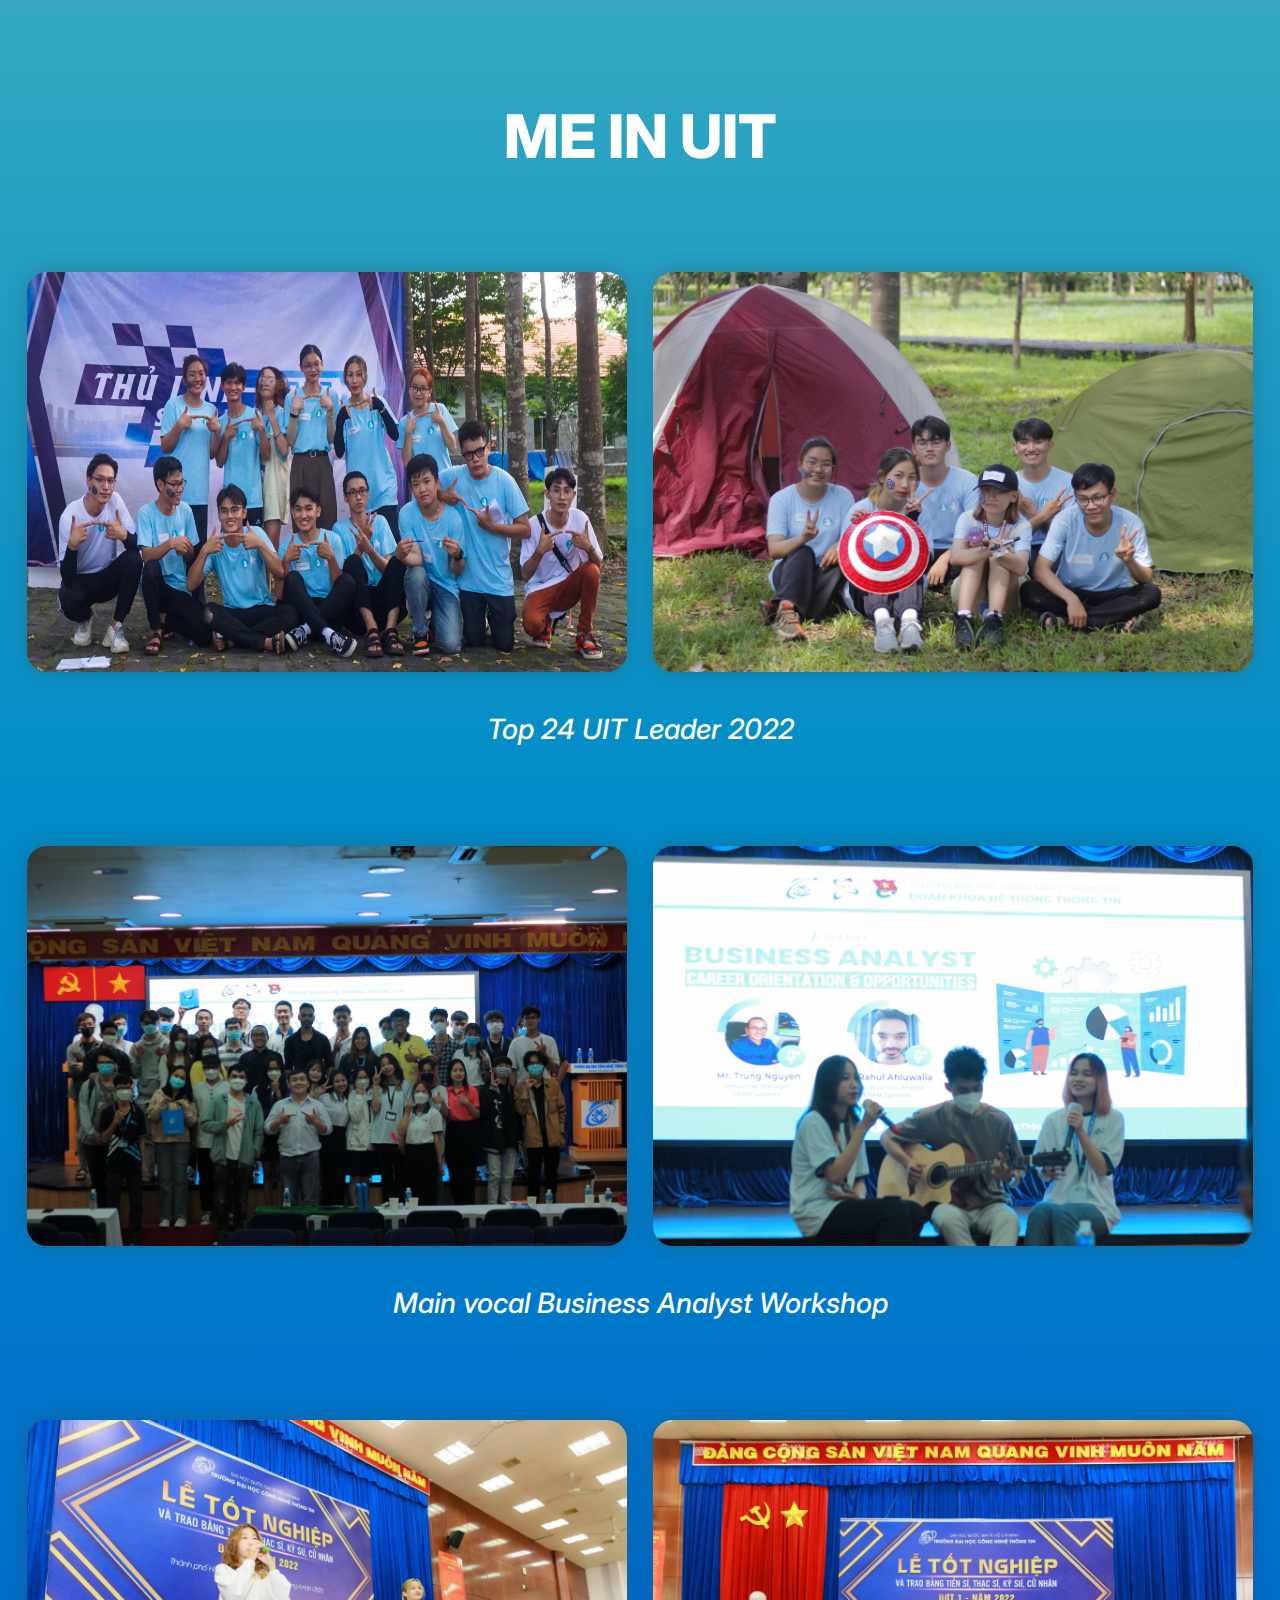
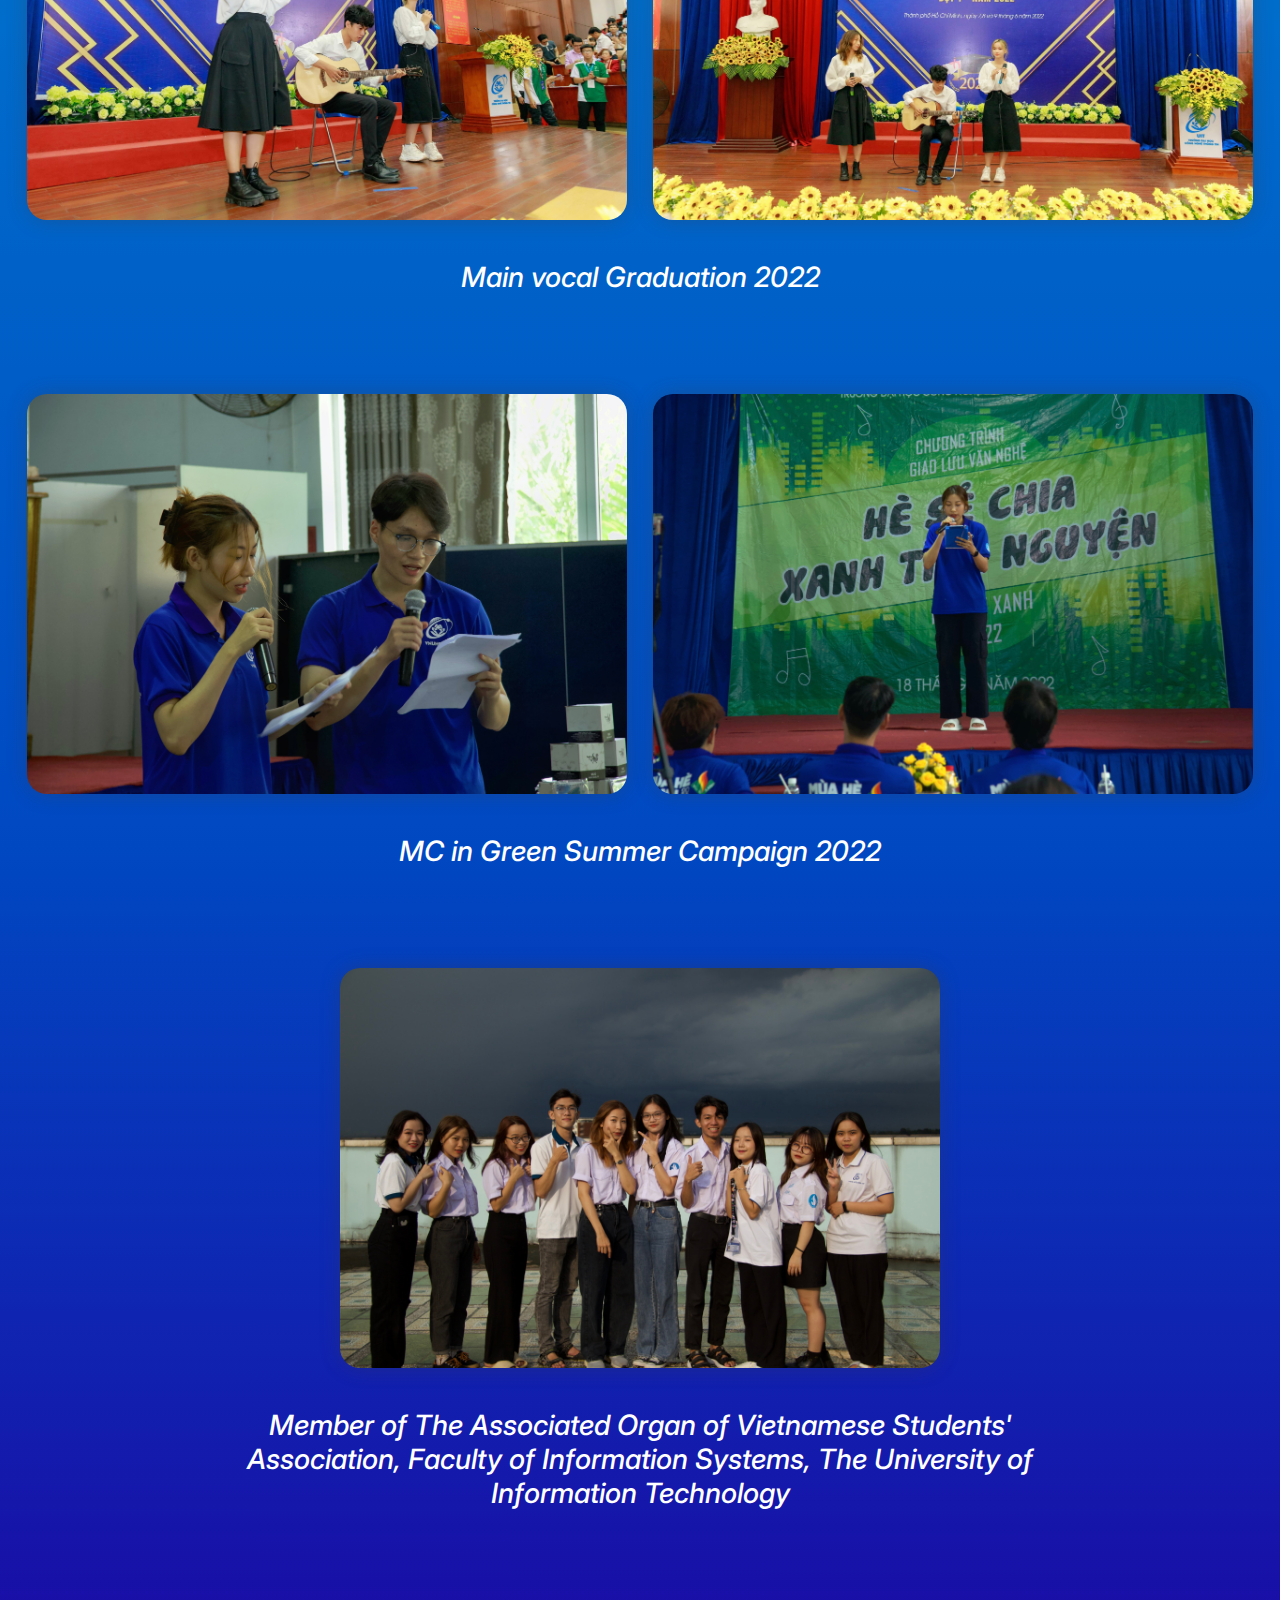
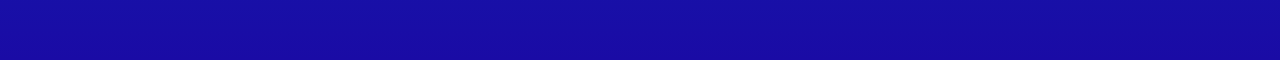
<file: assets/activities.html>
<!DOCTYPE html>
<html lang="en">

<head>
    <meta charset="UTF-8">
    <meta http-equiv="X-UA-Compatible" content="IE=edge">
    <meta name="viewport" content="width=device-width, initial-scale=1.0">
    <title>Activities in School</title>
    <link rel="stylesheet" href="./css/activities.css">
    <link rel="preconnect" href="https://fonts.googleapis.com">
    <link rel="preconnect" href="https://fonts.gstatic.com" crossorigin>
    <link
        href="https://fonts.googleapis.com/css2?family=Cookie&family=Inter:wght@300;400;500;600;800&family=Libre+Franklin:wght@300;400;500&family=Poppins:wght@200;300;400;500;600;700&family=Work+Sans:ital,wght@0,300;0,500;1,300;1,500&display=swap"
        rel="stylesheet">

    <link rel="stylesheet" href="./css/responsive.css">
    <link rel="stylesheet" href="/assets/themify-icons/themify-icons.css">
</head>

<body>
    <div id="main">
        <div id="header">
            <h1 class="header--heading">
                Me in UIT
            </h1>
        </div>

        <div id="activities-content">
            <div class="content--UIT-leader">
                <div class="content--UIT-leader--img">
                    <img src="./img/activities/top24tlsv_1.jpg" alt="Top 24 UIT Leader">
                    <img src="./img/activities/top24tlsv_2.jpg" alt="Top 24 UIT Leader">
                </div>

                <p class="UIT-leader__describing">Top 24 UIT Leader 2022</p>
            </div>

            <div class="content--BA-workshop">
                <div class="content--BA-workshop--img">
                    <img src="./img/activities/business_analyst_1.jpg" alt="Business Analyst Workshop">
                    <img src="./img/activities/business_analyst_2.jpg" alt="Business Analyst Workshop">
                </div>

                <p class="BA-workshop--describing">Main vocal Business Analyst Workshop</p>
            </div>

            <div class="content--graduation">
                <div class="content--graduation--img">
                    <img src="./img/activities/graduation_1.jpg" alt="Graduation 2022">
                    <img src="./img/activities/graduation_2.jpg" alt="graduation 2022">
                </div>

                <p class="graduation--describing">
                    Main vocal Graduation 2022
                </p>
            </div>

            <div class="content--green-summer">
                <div class="content--green-summer--img">
                    <img src="./img/activities/mc_mhx.jpg" alt="Green Summer Campaign 2022">
                    <img src="./img/activities/mc_mhx_-2.jpg" alt="Green Summer Campaign 2022">

                </div>

                <p class="green-summer">
                    MC in Green Summer Campaign 2022
                </p>


            </div>

            <div class="content--union-students">
                <div class="content--union-students--img">
                    <img src="./img/activities/member_1.jpg"
                        alt="Member of The Associated Organ of Vietnamese Students' Association, Faculty of Information Systems, The University of Information Technology ">
                </div>

                <p class="union-student--describing">
                    Member of The Associated Organ of Vietnamese Students' Association, Faculty of Information Systems,
                    The
                    University of
                    Information Technology
                </p>
            </div>
        </div>
    </div>



</body>

</html>
</file>
<file: assets/css/responsive.css>
/* BREAK POINT  */
/* PC  */
@media (min-width: 1024px) {
	#content--skills-positions {
		display: flex;
		justify-content: space-around;
	}

	.content--skills-positions {
		margin-bottom: 50px;
	}
	.content--bookie--description,
	.content--blockchain-predict--description {
		width: 50%;
	}
	.content--skills-positions .content--skills-front-end,
	.content--skills-positions .content--skills-business-analyst {
		background-color: rgba(0, 0, 0, 0.388);
		width: 450px;
		padding: 60px 30px;
		border-radius: 20px;
		box-shadow: 2px 2px 30px 0px rgba(0, 0, 0, 0.19);
		line-height: 2;
		margin: 50px;
	}
	#projects .col-half {
		display: flex;
		justify-content: space-evenly;
		color: white;
		font-weight: 600;
	}
	#projects {
		padding-top: 50px;
	}
	#content .content--subheading h1,
	#content .content--describing--job-position h1 {
		padding: 10px 0px;
		font-size: 30px;
		font-weight: 600;
		color: white;
		text-shadow: 2px 2px 2px rgba(0, 0, 0, 0.308);
	}
	#content .content--describing--job-position h3 {
		font-family: "LibreFranklin", "Poppins";
		padding: 10px;
		font-size: 24px;
		font-weight: 400;
		color: white;
	}

	#projects .content--bookie--description h2,
	#projects .content--blockchain-predict--description h2 {
		font-size: 28px;
		font-weight: 600;
		letter-spacing: 1px;
		line-height: 1.6;
		color: white;
		padding: 10px 50px;
		text-transform: uppercase;
	}

	#projects .content--bookie--description p,
	#projects .content--blockchain-predict--description p {
		font-size: 18px;
		font-weight: 400;
		letter-spacing: 1px;
		line-height: 1.6;
		background-color: rgba(0, 0, 0, 0.504);
		box-shadow: 0 0 60px 0px rgb(0 0 0 / 33%);
		padding: 30px 40px;
		border-radius: 20px;
		color: white;
		margin: 16px 40px;
		width: 90%;
	}

	#projects .content--blockchain-predict,
	#projects .content--bookie {
		padding: 20px;
		margin: 10px;
	}

	#projects img {
		width: 500px;
		margin: auto;
		height: 400px;
		margin: 40px 10px 32px;
	}
	#activities-content {
		margin-top: 100px;
		text-align: center;
	}

	#activities-content p {
		color: white;
		margin: 40px 200px 100px;
		font-size: 28px;
		color: white;
		font-family: "Inter", "Worksans";
		font-weight: 500;
		font-style: italic;
	}
	#activities-content img {
		box-shadow: 0 0 20px 0px rgba(63, 60, 60, 0.315);
		border-radius: 20px;
		height: 400px;
		width: 600px;
	}

	.content--UIT-leader--img,
	.content--BA-workshop--img,
	.content--graduation--img,
	.content--union-students--img,
	.content--green-summer--img {
		display: flex;
		justify-content: space-evenly;
	}
	.header--heading {
		font-size: 60px;
	}
}

/* TABLET AND PC */
@media (min-width: 740px) {
	#header .menu-item {
		display: none;
	}
	#content .content--describing {
		padding: 30px;
		text-align: center;
	}
	#content .content--subheading p,
	#content .content--describing--characterize p {
		font-family: "LibreFranklin", "Poppins";
		font-weight: 400;
		color: white;
		font-size: 20px;
		padding: 10px 0px;
	}
	.slide {
		padding: 50px 100px;
		background-color: #00000042;
		border-radius: 40px;
		width: 70%;
		display: inline-block;
		justify-content: center;
		align-items: center;
		margin: 2% 15%;
		text-align: center;
		box-shadow: 0 3px 10px 0px rgba(0, 0, 0, 0.195);
	}
	#content .content--introduction {
		display: flex;
		margin-top: 30px;
		padding-top: 40px;
		justify-content: space-evenly;
	}
	#content .content--subheading {
		padding: 50px;
	}
	#contact .contact--heading h1 {
		font-size: 40px;
		font-weight: 600;
	}
	#footer #contact {
		color: white;
		background-color: black;
		font-family: "Worksan", "LibreFranklin", "Poppins";
		padding: 50px 50px;
		display: flex;
	}
	#contact .contact--address,
	#contact .contact--tel a,
	#contact .contact--email a {
		padding-bottom: 10px;
		display: flex;
		color: white;
		font-size: 20px;
		text-decoration: none;
	}
	.contact--social-network .contact--social-network--facebook img,
	.contact--social-network .contact--social-network--instagram img,
	.contact--social-network .contact--social-network--linkedin img,
	.contact--social-network .contact--social-network--github img {
		height: 50px;
		margin: 25px 40px;
		width: 50px;
	}
	.contact--right .contact--social-network {
		display: flex;
		justify-content: space-evenly;
	}
	.content--work-skills .content--work-skills--HTML-CSS-JS,
	.content--work-skills .content--work-skills--english,
	.content--work-skills .content--work-skills--SQL,
	.content--work-skills .content--skills-positions,
	.content--work-skills .content--work-skills--Git-github-figma {
		background-color: rgba(0, 0, 0, 0.388);
		margin: 6% 19%;
		width: 60%;
		padding: 50px 100px;
		border-radius: 20px;
		box-shadow: 2px 2px 30px 0px rgba(0, 0, 0, 0.19);
		line-height: 2;
		margin-bottom: 100px;
	}
	.content--work-skills h2 {
		font-size: 30px;
		font-weight: 600;
		padding-bottom: 20px;
		text-transform: uppercase;
	}
}
/* tablet and mobile */
@media (max-width: 1023px) {
	.content--work-skills .content--work-skills--HTML-CSS-JS,
	.content--work-skills .content--work-skills--english,
	.content--work-skills .content--work-skills--SQL,
	.content--work-skills .content--skills-positions,
	.content--work-skills .content--work-skills--Git-github-figma,
	.content--skills-positions .content--skills-front-end,
	.content--skills-positions .content--skills-business-analyst {
		background-color: rgba(0, 0, 0, 0.388);
		margin: 8% 4% 0;
		width: 92%;
		padding: 24px 18px;
		border-radius: 20px;
		box-shadow: 2px 2px 30px 0px rgba(0, 0, 0, 0.19);
		line-height: 2.8;
		margin-bottom: 100px;
		font-size: 18px;
	}
	.featured-project {
		font-size: 20px;
		font-weight: 500;
		color: rgba(255, 255, 255, 0.771);
		padding: 10px 50px;
	}

	#projects .content--bookie--description h2,
	#projects .content--blockchain-predict--description h2 {
		font-size: 28px;
		font-weight: 600;
		letter-spacing: 1px;
		line-height: 1.6;
		color: white;
		padding: 10px 50px;
		text-transform: uppercase;
	}

	#projects .content--bookie--description p,
	#projects .content--blockchain-predict--description p {
		font-size: 18px;
		font-weight: 400;
		letter-spacing: 1px;
		line-height: 1.6;
		background-color: rgba(0, 0, 0, 0.504);
		box-shadow: 0 0 60px 0px rgb(0 0 0 / 33%);
		padding: 30px 40px;
		border-radius: 20px;
		color: white;
		margin: 16px 40px;
		width: 90%;
	}

	#projects .content--blockchain-predict,
	#projects .content--bookie {
		padding: 20px;
		margin: 10px;
	}
	.content--bookie--description,
	.content--blockchain-predict--description {
		width: 100%;
	}
}

/* TABLET */
@media (min-width: 740px) and (max-width: 1023px) {
	#header .search-btn {
		display: none;
	}
	.content-quotes-head h1 {
		font-size: 40px;
		letter-spacing: 5px;
		padding: 10px 20px;
	}
	#content .content--introduction--img {
		width: 200px;
		height: 250px;
		margin: 75px 36px;
		transform: translatey(0px);
		animation: float 8s ease-in-out infinite;
	}
	#header .menu-item {
		display: none;
	}
	#content {
		color: white;
		line-height: 2;
	}
	#content h1 {
		font-size: 32px;
		font-weight: 600;
	}
	.content--quotes-head h1 {
		font-size: 46px;
		padding: 0;
	}
	#content .content--introduction {
		display: flex;
		margin-top: 50px;
	}
	#projects img {
		margin: 50px 10px 20px;
	}

	#activities-content {
		margin-top: 60px;
		text-align: center;
		margin: 60px 20px 0;
	}

	#activities-content p {
		color: white;
		margin: 20px 20px 40px;
		font-size: 20px;
		color: white;
		font-family: "Inter", "Worksans";
		font-weight: 500;
		font-style: italic;
	}
	#activities-content img {
		box-shadow: 0 0 20px 0px rgba(63, 60, 60, 0.315);
		border-radius: 20px;
		height: 200px;
		width: 300px;
	}
	.header--heading {
		font-size: 40px;
	}

	.content--UIT-leader--img,
	.content--BA-workshop--img,
	.content--graduation--img,
	.content--union-students--img,
	.content--green-summer--img {
		display: flex;
		justify-content: space-evenly;
	}
}

/* MOBILE */
@media (max-width: 739px) {
	#header #nav {
		display: none;
	}
	#header .menu-item {
		display: block;
	}
	#content .content--describing {
		text-align: center;
	}
	#content .content--subheading p,
	#content .content--describing--characterize p,
	#content .content--describing--job-position h3 {
		font-family: "LibreFranklin", "Poppins";
		font-weight: 400;
		color: white;
		font-size: 16px;
		margin: 10px 0;
	}
	#content .content--subheading h1,
	#content .content--describing--job-position h1 {
		padding: 10px 0px;
		font-size: 28px;
		font-weight: 600;
		color: white;
		text-shadow: 2px 2px 2px rgba(0, 0, 0, 0.308);
	}

	.content--quotes .content--quotes-head h1 {
		font-size: 32px;
		letter-spacing: 0px;
	}

	.content--quotes-head .ti-quote-left,
	.content--quotes-head .ti-quote-right {
		font-size: 16px;
	}
	#footer #contact {
		padding: 10px 10px;
	}
	#content .content--introduction img {
		margin: 100px auto 20px;
		display: flex;
	}

	#content .content--subheading {
		text-align: center;
		padding: 0;
		line-height: 1.2;
	}

	.content--subheading h1 {
		font-size: 24px;
	}

	.slide {
		padding: 50px 30px;
		background-color: #00000042;
		border-radius: 40px;
		width: 80%;
		display: inline-block;
		justify-content: center;
		align-items: center;
		margin: 5% 10%;
		text-align: center;
		box-shadow: 0 3px 10px 0px rgb(0 0 0 / 20%);
	}
	#contact .contact--heading h1 {
		font-size: 24px;
		font-weight: 400;
		margin-bottom: 20px;
	}
	#footer {
		font-family: "Worksan", "LibreFranklin", "Poppins";
		padding: 30px 25px;
		background-color: black;
		color: white;
		font-size: 16px;
		box-shadow: 0 0 60px 0px rgba(0, 0, 0, 0.326);
	}
	#contact .contact--address,
	#contact .contact--tel a,
	#contact .contact--email a {
		padding-bottom: 10px;
		display: flex;
		color: white;
		font-size: 16px;
		text-decoration: none;
	}
	.contact--social-network .contact--social-network--facebook img,
	.contact--social-network .contact--social-network--instagram img,
	.contact--social-network .contact--social-network--linkedin img,
	.contact--social-network .contact--social-network--github img {
		height: 35px;
		width: 35px;
		margin: 10px 26px;
	}
	.contact--right .contact--social-network {
		display: flex;
		justify-content: center;
	}

	.content--work-skills h2 {
		font-size: 20px;
		font-weight: 600;
		padding-bottom: 12px;
		text-transform: uppercase;
	}
	.content--skills-positions h2 {
		font-weight: 600;
		font-size: 20px;
	}
	.content--skills-positions--img img {
		display: flex;
		margin: -50px auto 50px;
		max-width: 80%;
		max-height: 400px;
	}
	/* projects */

	.featured-project {
		font-size: 20px;
		font-weight: 500;
		color: rgba(255, 255, 255, 0.771);
		padding: 10px 50px;
	}

	#projects .content--bookie--description h2,
	#projects .content--blockchain-predict--description h2 {
		font-size: 24px;
		font-weight: 600;
		letter-spacing: 1px;
		line-height: 1.6;
		color: white;
		padding: 10px 50px;
		text-transform: uppercase;
	}

	#projects .content--bookie--description p,
	#projects .content--blockchain-predict--description p {
		font-size: 16px;
		font-weight: 400;
		letter-spacing: 1px;
		line-height: 1.6;
		background-color: rgba(0, 0, 0, 0.388);
		box-shadow: 0 0 60px 0px rgb(0 0 0 / 33%);
		padding: 24px 28px;
		border-radius: 20px;
		color: white;
		margin: 20px auto;
		width: 92%;
	}

	#projects .content--blockchain-predict,
	#projects .content--bookie {
		padding: 20px;
		margin: 10px;
	}

	#projects img {
		width: 90%;
		margin: auto;
		height: 80%;
		margin: 40px 10px 32px;
	}

	#activities-content {
		margin-top: 60px;
		text-align: center;
		margin: 60px 20px 0;
	}

	#activities-content p {
		color: white;
		margin: 20px 12px 40px;
		font-size: 20px;
		color: white;
		font-family: "Inter", "Worksans";
		font-weight: 500;
		font-style: italic;
	}
	#activities-content img {
		box-shadow: 0 0 20px 0px rgba(63, 60, 60, 0.315);
		border-radius: 20px;
		height: 200px;
		width: 320px;
	}
	.header--heading {
		font-size: 32px;
	}
}
</file>
<file: assets/themify-icons/themify-icons.css>
@font-face {
	font-family: 'themify';
	src:url('fonts/themify.eot?-fvbane');
	src:url('fonts/themify.eot?#iefix-fvbane') format('embedded-opentype'),
		url('fonts/themify.woff?-fvbane') format('woff'),
		url('fonts/themify.ttf?-fvbane') format('truetype'),
		url('fonts/themify.svg?-fvbane#themify') format('svg');
	font-weight: normal;
	font-style: normal;
}

[class^="ti-"], [class*=" ti-"] {
	font-family: 'themify';
	speak: none;
	font-style: normal;
	font-weight: normal;
	font-variant: normal;
	text-transform: none;
	line-height: 1;

	/* Better Font Rendering =========== */
	-webkit-font-smoothing: antialiased;
	-moz-osx-font-smoothing: grayscale;
}

.ti-wand:before {
	content: "\e600";
}
.ti-volume:before {
	content: "\e601";
}
.ti-user:before {
	content: "\e602";
}
.ti-unlock:before {
	content: "\e603";
}
.ti-unlink:before {
	content: "\e604";
}
.ti-trash:before {
	content: "\e605";
}
.ti-thought:before {
	content: "\e606";
}
.ti-target:before {
	content: "\e607";
}
.ti-tag:before {
	content: "\e608";
}
.ti-tablet:before {
	content: "\e609";
}
.ti-star:before {
	content: "\e60a";
}
.ti-spray:before {
	content: "\e60b";
}
.ti-signal:before {
	content: "\e60c";
}
.ti-shopping-cart:before {
	content: "\e60d";
}
.ti-shopping-cart-full:before {
	content: "\e60e";
}
.ti-settings:before {
	content: "\e60f";
}
.ti-search:before {
	content: "\e610";
}
.ti-zoom-in:before {
	content: "\e611";
}
.ti-zoom-out:before {
	content: "\e612";
}
.ti-cut:before {
	content: "\e613";
}
.ti-ruler:before {
	content: "\e614";
}
.ti-ruler-pencil:before {
	content: "\e615";
}
.ti-ruler-alt:before {
	content: "\e616";
}
.ti-bookmark:before {
	content: "\e617";
}
.ti-bookmark-alt:before {
	content: "\e618";
}
.ti-reload:before {
	content: "\e619";
}
.ti-plus:before {
	content: "\e61a";
}
.ti-pin:before {
	content: "\e61b";
}
.ti-pencil:before {
	content: "\e61c";
}
.ti-pencil-alt:before {
	content: "\e61d";
}
.ti-paint-roller:before {
	content: "\e61e";
}
.ti-paint-bucket:before {
	content: "\e61f";
}
.ti-na:before {
	content: "\e620";
}
.ti-mobile:before {
	content: "\e621";
}
.ti-minus:before {
	content: "\e622";
}
.ti-medall:before {
	content: "\e623";
}
.ti-medall-alt:before {
	content: "\e624";
}
.ti-marker:before {
	content: "\e625";
}
.ti-marker-alt:before {
	content: "\e626";
}
.ti-arrow-up:before {
	content: "\e627";
}
.ti-arrow-right:before {
	content: "\e628";
}
.ti-arrow-left:before {
	content: "\e629";
}
.ti-arrow-down:before {
	content: "\e62a";
}
.ti-lock:before {
	content: "\e62b";
}
.ti-location-arrow:before {
	content: "\e62c";
}
.ti-link:before {
	content: "\e62d";
}
.ti-layout:before {
	content: "\e62e";
}
.ti-layers:before {
	content: "\e62f";
}
.ti-layers-alt:before {
	content: "\e630";
}
.ti-key:before {
	content: "\e631";
}
.ti-import:before {
	content: "\e632";
}
.ti-image:before {
	content: "\e633";
}
.ti-heart:before {
	content: "\e634";
}
.ti-heart-broken:before {
	content: "\e635";
}
.ti-hand-stop:before {
	content: "\e636";
}
.ti-hand-open:before {
	content: "\e637";
}
.ti-hand-drag:before {
	content: "\e638";
}
.ti-folder:before {
	content: "\e639";
}
.ti-flag:before {
	content: "\e63a";
}
.ti-flag-alt:before {
	content: "\e63b";
}
.ti-flag-alt-2:before {
	content: "\e63c";
}
.ti-eye:before {
	content: "\e63d";
}
.ti-export:before {
	content: "\e63e";
}
.ti-exchange-vertical:before {
	content: "\e63f";
}
.ti-desktop:before {
	content: "\e640";
}
.ti-cup:before {
	content: "\e641";
}
.ti-crown:before {
	content: "\e642";
}
.ti-comments:before {
	content: "\e643";
}
.ti-comment:before {
	content: "\e644";
}
.ti-comment-alt:before {
	content: "\e645";
}
.ti-close:before {
	content: "\e646";
}
.ti-clip:before {
	content: "\e647";
}
.ti-angle-up:before {
	content: "\e648";
}
.ti-angle-right:before {
	content: "\e649";
}
.ti-angle-left:before {
	content: "\e64a";
}
.ti-angle-down:before {
	content: "\e64b";
}
.ti-check:before {
	content: "\e64c";
}
.ti-check-box:before {
	content: "\e64d";
}
.ti-camera:before {
	content: "\e64e";
}
.ti-announcement:before {
	content: "\e64f";
}
.ti-brush:before {
	content: "\e650";
}
.ti-briefcase:before {
	content: "\e651";
}
.ti-bolt:before {
	content: "\e652";
}
.ti-bolt-alt:before {
	content: "\e653";
}
.ti-blackboard:before {
	content: "\e654";
}
.ti-bag:before {
	content: "\e655";
}
.ti-move:before {
	content: "\e656";
}
.ti-arrows-vertical:before {
	content: "\e657";
}
.ti-arrows-horizontal:before {
	content: "\e658";
}
.ti-fullscreen:before {
	content: "\e659";
}
.ti-arrow-top-right:before {
	content: "\e65a";
}
.ti-arrow-top-left:before {
	content: "\e65b";
}
.ti-arrow-circle-up:before {
	content: "\e65c";
}
.ti-arrow-circle-right:before {
	content: "\e65d";
}
.ti-arrow-circle-left:before {
	content: "\e65e";
}
.ti-arrow-circle-down:before {
	content: "\e65f";
}
.ti-angle-double-up:before {
	content: "\e660";
}
.ti-angle-double-right:before {
	content: "\e661";
}
.ti-angle-double-left:before {
	content: "\e662";
}
.ti-angle-double-down:before {
	content: "\e663";
}
.ti-zip:before {
	content: "\e664";
}
.ti-world:before {
	content: "\e665";
}
.ti-wheelchair:before {
	content: "\e666";
}
.ti-view-list:before {
	content: "\e667";
}
.ti-view-list-alt:before {
	content: "\e668";
}
.ti-view-grid:before {
	content: "\e669";
}
.ti-uppercase:before {
	content: "\e66a";
}
.ti-upload:before {
	content: "\e66b";
}
.ti-underline:before {
	content: "\e66c";
}
.ti-truck:before {
	content: "\e66d";
}
.ti-timer:before {
	content: "\e66e";
}
.ti-ticket:before {
	content: "\e66f";
}
.ti-thumb-up:before {
	content: "\e670";
}
.ti-thumb-down:before {
	content: "\e671";
}
.ti-text:before {
	content: "\e672";
}
.ti-stats-up:before {
	content: "\e673";
}
.ti-stats-down:before {
	content: "\e674";
}
.ti-split-v:before {
	content: "\e675";
}
.ti-split-h:before {
	content: "\e676";
}
.ti-smallcap:before {
	content: "\e677";
}
.ti-shine:before {
	content: "\e678";
}
.ti-shift-right:before {
	content: "\e679";
}
.ti-shift-left:before {
	content: "\e67a";
}
.ti-shield:before {
	content: "\e67b";
}
.ti-notepad:before {
	content: "\e67c";
}
.ti-server:before {
	content: "\e67d";
}
.ti-quote-right:before {
	content: "\e67e";
}
.ti-quote-left:before {
	content: "\e67f";
}
.ti-pulse:before {
	content: "\e680";
}
.ti-printer:before {
	content: "\e681";
}
.ti-power-off:before {
	content: "\e682";
}
.ti-plug:before {
	content: "\e683";
}
.ti-pie-chart:before {
	content: "\e684";
}
.ti-paragraph:before {
	content: "\e685";
}
.ti-panel:before {
	content: "\e686";
}
.ti-package:before {
	content: "\e687";
}
.ti-music:before {
	content: "\e688";
}
.ti-music-alt:before {
	content: "\e689";
}
.ti-mouse:before {
	content: "\e68a";
}
.ti-mouse-alt:before {
	content: "\e68b";
}
.ti-money:before {
	content: "\e68c";
}
.ti-microphone:before {
	content: "\e68d";
}
.ti-menu:before {
	content: "\e68e";
}
.ti-menu-alt:before {
	content: "\e68f";
}
.ti-map:before {
	content: "\e690";
}
.ti-map-alt:before {
	content: "\e691";
}
.ti-loop:before {
	content: "\e692";
}
.ti-location-pin:before {
	content: "\e693";
}
.ti-list:before {
	content: "\e694";
}
.ti-light-bulb:before {
	content: "\e695";
}
.ti-Italic:before {
	content: "\e696";
}
.ti-info:before {
	content: "\e697";
}
.ti-infinite:before {
	content: "\e698";
}
.ti-id-badge:before {
	content: "\e699";
}
.ti-hummer:before {
	content: "\e69a";
}
.ti-home:before {
	content: "\e69b";
}
.ti-help:before {
	content: "\e69c";
}
.ti-headphone:before {
	content: "\e69d";
}
.ti-harddrives:before {
	content: "\e69e";
}
.ti-harddrive:before {
	content: "\e69f";
}
.ti-gift:before {
	content: "\e6a0";
}
.ti-game:before {
	content: "\e6a1";
}
.ti-filter:before {
	content: "\e6a2";
}
.ti-files:before {
	content: "\e6a3";
}
.ti-file:before {
	content: "\e6a4";
}
.ti-eraser:before {
	content: "\e6a5";
}
.ti-envelope:before {
	content: "\e6a6";
}
.ti-download:before {
	content: "\e6a7";
}
.ti-direction:before {
	content: "\e6a8";
}
.ti-direction-alt:before {
	content: "\e6a9";
}
.ti-dashboard:before {
	content: "\e6aa";
}
.ti-control-stop:before {
	content: "\e6ab";
}
.ti-control-shuffle:before {
	content: "\e6ac";
}
.ti-control-play:before {
	content: "\e6ad";
}
.ti-control-pause:before {
	content: "\e6ae";
}
.ti-control-forward:before {
	content: "\e6af";
}
.ti-control-backward:before {
	content: "\e6b0";
}
.ti-cloud:before {
	content: "\e6b1";
}
.ti-cloud-up:before {
	content: "\e6b2";
}
.ti-cloud-down:before {
	content: "\e6b3";
}
.ti-clipboard:before {
	content: "\e6b4";
}
.ti-car:before {
	content: "\e6b5";
}
.ti-calendar:before {
	content: "\e6b6";
}
.ti-book:before {
	content: "\e6b7";
}
.ti-bell:before {
	content: "\e6b8";
}
.ti-basketball:before {
	content: "\e6b9";
}
.ti-bar-chart:before {
	content: "\e6ba";
}
.ti-bar-chart-alt:before {
	content: "\e6bb";
}
.ti-back-right:before {
	content: "\e6bc";
}
.ti-back-left:before {
	content: "\e6bd";
}
.ti-arrows-corner:before {
	content: "\e6be";
}
.ti-archive:before {
	content: "\e6bf";
}
.ti-anchor:before {
	content: "\e6c0";
}
.ti-align-right:before {
	content: "\e6c1";
}
.ti-align-left:before {
	content: "\e6c2";
}
.ti-align-justify:before {
	content: "\e6c3";
}
.ti-align-center:before {
	content: "\e6c4";
}
.ti-alert:before {
	content: "\e6c5";
}
.ti-alarm-clock:before {
	content: "\e6c6";
}
.ti-agenda:before {
	content: "\e6c7";
}
.ti-write:before {
	content: "\e6c8";
}
.ti-window:before {
	content: "\e6c9";
}
.ti-widgetized:before {
	content: "\e6ca";
}
.ti-widget:before {
	content: "\e6cb";
}
.ti-widget-alt:before {
	content: "\e6cc";
}
.ti-wallet:before {
	content: "\e6cd";
}
.ti-video-clapper:before {
	content: "\e6ce";
}
.ti-video-camera:before {
	content: "\e6cf";
}
.ti-vector:before {
	content: "\e6d0";
}
.ti-themify-logo:before {
	content: "\e6d1";
}
.ti-themify-favicon:before {
	content: "\e6d2";
}
.ti-themify-favicon-alt:before {
	content: "\e6d3";
}
.ti-support:before {
	content: "\e6d4";
}
.ti-stamp:before {
	content: "\e6d5";
}
.ti-split-v-alt:before {
	content: "\e6d6";
}
.ti-slice:before {
	content: "\e6d7";
}
.ti-shortcode:before {
	content: "\e6d8";
}
.ti-shift-right-alt:before {
	content: "\e6d9";
}
.ti-shift-left-alt:before {
	content: "\e6da";
}
.ti-ruler-alt-2:before {
	content: "\e6db";
}
.ti-receipt:before {
	content: "\e6dc";
}
.ti-pin2:before {
	content: "\e6dd";
}
.ti-pin-alt:before {
	content: "\e6de";
}
.ti-pencil-alt2:before {
	content: "\e6df";
}
.ti-palette:before {
	content: "\e6e0";
}
.ti-more:before {
	content: "\e6e1";
}
.ti-more-alt:before {
	content: "\e6e2";
}
.ti-microphone-alt:before {
	content: "\e6e3";
}
.ti-magnet:before {
	content: "\e6e4";
}
.ti-line-double:before {
	content: "\e6e5";
}
.ti-line-dotted:before {
	content: "\e6e6";
}
.ti-line-dashed:before {
	content: "\e6e7";
}
.ti-layout-width-full:before {
	content: "\e6e8";
}
.ti-layout-width-default:before {
	content: "\e6e9";
}
.ti-layout-width-default-alt:before {
	content: "\e6ea";
}
.ti-layout-tab:before {
	content: "\e6eb";
}
.ti-layout-tab-window:before {
	content: "\e6ec";
}
.ti-layout-tab-v:before {
	content: "\e6ed";
}
.ti-layout-tab-min:before {
	content: "\e6ee";
}
.ti-layout-slider:before {
	content: "\e6ef";
}
.ti-layout-slider-alt:before {
	content: "\e6f0";
}
.ti-layout-sidebar-right:before {
	content: "\e6f1";
}
.ti-layout-sidebar-none:before {
	content: "\e6f2";
}
.ti-layout-sidebar-left:before {
	content: "\e6f3";
}
.ti-layout-placeholder:before {
	content: "\e6f4";
}
.ti-layout-menu:before {
	content: "\e6f5";
}
.ti-layout-menu-v:before {
	content: "\e6f6";
}
.ti-layout-menu-separated:before {
	content: "\e6f7";
}
.ti-layout-menu-full:before {
	content: "\e6f8";
}
.ti-layout-media-right-alt:before {
	content: "\e6f9";
}
.ti-layout-media-right:before {
	content: "\e6fa";
}
.ti-layout-media-overlay:before {
	content: "\e6fb";
}
.ti-layout-media-overlay-alt:before {
	content: "\e6fc";
}
.ti-layout-media-overlay-alt-2:before {
	content: "\e6fd";
}
.ti-layout-media-left-alt:before {
	content: "\e6fe";
}
.ti-layout-media-left:before {
	content: "\e6ff";
}
.ti-layout-media-center-alt:before {
	content: "\e700";
}
.ti-layout-media-center:before {
	content: "\e701";
}
.ti-layout-list-thumb:before {
	content: "\e702";
}
.ti-layout-list-thumb-alt:before {
	content: "\e703";
}
.ti-layout-list-post:before {
	content: "\e704";
}
.ti-layout-list-large-image:before {
	content: "\e705";
}
.ti-layout-line-solid:before {
	content: "\e706";
}
.ti-layout-grid4:before {
	content: "\e707";
}
.ti-layout-grid3:before {
	content: "\e708";
}
.ti-layout-grid2:before {
	content: "\e709";
}
.ti-layout-grid2-thumb:before {
	content: "\e70a";
}
.ti-layout-cta-right:before {
	content: "\e70b";
}
.ti-layout-cta-left:before {
	content: "\e70c";
}
.ti-layout-cta-center:before {
	content: "\e70d";
}
.ti-layout-cta-btn-right:before {
	content: "\e70e";
}
.ti-layout-cta-btn-left:before {
	content: "\e70f";
}
.ti-layout-column4:before {
	content: "\e710";
}
.ti-layout-column3:before {
	content: "\e711";
}
.ti-layout-column2:before {
	content: "\e712";
}
.ti-layout-accordion-separated:before {
	content: "\e713";
}
.ti-layout-accordion-merged:before {
	content: "\e714";
}
.ti-layout-accordion-list:before {
	content: "\e715";
}
.ti-ink-pen:before {
	content: "\e716";
}
.ti-info-alt:before {
	content: "\e717";
}
.ti-help-alt:before {
	content: "\e718";
}
.ti-headphone-alt:before {
	content: "\e719";
}
.ti-hand-point-up:before {
	content: "\e71a";
}
.ti-hand-point-right:before {
	content: "\e71b";
}
.ti-hand-point-left:before {
	content: "\e71c";
}
.ti-hand-point-down:before {
	content: "\e71d";
}
.ti-gallery:before {
	content: "\e71e";
}
.ti-face-smile:before {
	content: "\e71f";
}
.ti-face-sad:before {
	content: "\e720";
}
.ti-credit-card:before {
	content: "\e721";
}
.ti-control-skip-forward:before {
	content: "\e722";
}
.ti-control-skip-backward:before {
	content: "\e723";
}
.ti-control-record:before {
	content: "\e724";
}
.ti-control-eject:before {
	content: "\e725";
}
.ti-comments-smiley:before {
	content: "\e726";
}
.ti-brush-alt:before {
	content: "\e727";
}
.ti-youtube:before {
	content: "\e728";
}
.ti-vimeo:before {
	content: "\e729";
}
.ti-twitter:before {
	content: "\e72a";
}
.ti-time:before {
	content: "\e72b";
}
.ti-tumblr:before {
	content: "\e72c";
}
.ti-skype:before {
	content: "\e72d";
}
.ti-share:before {
	content: "\e72e";
}
.ti-share-alt:before {
	content: "\e72f";
}
.ti-rocket:before {
	content: "\e730";
}
.ti-pinterest:before {
	content: "\e731";
}
.ti-new-window:before {
	content: "\e732";
}
.ti-microsoft:before {
	content: "\e733";
}
.ti-list-ol:before {
	content: "\e734";
}
.ti-linkedin:before {
	content: "\e735";
}
.ti-layout-sidebar-2:before {
	content: "\e736";
}
.ti-layout-grid4-alt:before {
	content: "\e737";
}
.ti-layout-grid3-alt:before {
	content: "\e738";
}
.ti-layout-grid2-alt:before {
	content: "\e739";
}
.ti-layout-column4-alt:before {
	content: "\e73a";
}
.ti-layout-column3-alt:before {
	content: "\e73b";
}
.ti-layout-column2-alt:before {
	content: "\e73c";
}
.ti-instagram:before {
	content: "\e73d";
}
.ti-google:before {
	content: "\e73e";
}
.ti-github:before {
	content: "\e73f";
}
.ti-flickr:before {
	content: "\e740";
}
.ti-facebook:before {
	content: "\e741";
}
.ti-dropbox:before {
	content: "\e742";
}
.ti-dribbble:before {
	content: "\e743";
}
.ti-apple:before {
	content: "\e744";
}
.ti-android:before {
	content: "\e745";
}
.ti-save:before {
	content: "\e746";
}
.ti-save-alt:before {
	content: "\e747";
}
.ti-yahoo:before {
	content: "\e748";
}
.ti-wordpress:before {
	content: "\e749";
}
.ti-vimeo-alt:before {
	content: "\e74a";
}
.ti-twitter-alt:before {
	content: "\e74b";
}
.ti-tumblr-alt:before {
	content: "\e74c";
}
.ti-trello:before {
	content: "\e74d";
}
.ti-stack-overflow:before {
	content: "\e74e";
}
.ti-soundcloud:before {
	content: "\e74f";
}
.ti-sharethis:before {
	content: "\e750";
}
.ti-sharethis-alt:before {
	content: "\e751";
}
.ti-reddit:before {
	content: "\e752";
}
.ti-pinterest-alt:before {
	content: "\e753";
}
.ti-microsoft-alt:before {
	content: "\e754";
}
.ti-linux:before {
	content: "\e755";
}
.ti-jsfiddle:before {
	content: "\e756";
}
.ti-joomla:before {
	content: "\e757";
}
.ti-html5:before {
	content: "\e758";
}
.ti-flickr-alt:before {
	content: "\e759";
}
.ti-email:before {
	content: "\e75a";
}
.ti-drupal:before {
	content: "\e75b";
}
.ti-dropbox-alt:before {
	content: "\e75c";
}
.ti-css3:before {
	content: "\e75d";
}
.ti-rss:before {
	content: "\e75e";
}
.ti-rss-alt:before {
	content: "\e75f";
}
</file>
<file: assets/themify-icons/demo-files/demo.css>
body {
	font: normal 1em/1.5em Arial, Helvetica, sans-serif;
	max-width: 90%;
	margin: 30px auto 0;
}
h1, h3 {
	font-weight: normal;
}
h3 {
	font-size: 1.4;
	text-transform: uppercase;
	letter-spacing: 1px;
}

.icon-section {
	margin: 0 0 3em;
	clear: both;
	overflow: hidden;
}
.icon-container {
	width: 240px; 
	padding: .7em 0;
	float: left; 
	position: relative;
	text-align: left;
}
.icon-container [class^="ti-"], 
.icon-container [class*=" ti-"] {
	color: #000;
	position: absolute;
	margin-top: 3px;
	transition: .3s;
}
.icon-container:hover [class^="ti-"],
.icon-container:hover [class*=" ti-"] {
	font-size: 2.2em;
	margin-top: -5px;
}
.icon-container:hover .icon-name {
	color: #000;
}
.icon-name {
	color: #aaa;
	margin-left: 35px;
	font-size: .8em;
	transition: .3s;
}
.icon-container:hover .icon-name {
	margin-left: 45px;
}
</file>
<file: assets/themify-icons/ie7/ie7.css>
.ti-wand {
	*zoom: expression(this.runtimeStyle['zoom'] = '1', this.innerHTML = '&#xe600;');
}
.ti-volume {
	*zoom: expression(this.runtimeStyle['zoom'] = '1', this.innerHTML = '&#xe601;');
}
.ti-user {
	*zoom: expression(this.runtimeStyle['zoom'] = '1', this.innerHTML = '&#xe602;');
}
.ti-unlock {
	*zoom: expression(this.runtimeStyle['zoom'] = '1', this.innerHTML = '&#xe603;');
}
.ti-unlink {
	*zoom: expression(this.runtimeStyle['zoom'] = '1', this.innerHTML = '&#xe604;');
}
.ti-trash {
	*zoom: expression(this.runtimeStyle['zoom'] = '1', this.innerHTML = '&#xe605;');
}
.ti-thought {
	*zoom: expression(this.runtimeStyle['zoom'] = '1', this.innerHTML = '&#xe606;');
}
.ti-target {
	*zoom: expression(this.runtimeStyle['zoom'] = '1', this.innerHTML = '&#xe607;');
}
.ti-tag {
	*zoom: expression(this.runtimeStyle['zoom'] = '1', this.innerHTML = '&#xe608;');
}
.ti-tablet {
	*zoom: expression(this.runtimeStyle['zoom'] = '1', this.innerHTML = '&#xe609;');
}
.ti-star {
	*zoom: expression(this.runtimeStyle['zoom'] = '1', this.innerHTML = '&#xe60a;');
}
.ti-spray {
	*zoom: expression(this.runtimeStyle['zoom'] = '1', this.innerHTML = '&#xe60b;');
}
.ti-signal {
	*zoom: expression(this.runtimeStyle['zoom'] = '1', this.innerHTML = '&#xe60c;');
}
.ti-shopping-cart {
	*zoom: expression(this.runtimeStyle['zoom'] = '1', this.innerHTML = '&#xe60d;');
}
.ti-shopping-cart-full {
	*zoom: expression(this.runtimeStyle['zoom'] = '1', this.innerHTML = '&#xe60e;');
}
.ti-settings {
	*zoom: expression(this.runtimeStyle['zoom'] = '1', this.innerHTML = '&#xe60f;');
}
.ti-search {
	*zoom: expression(this.runtimeStyle['zoom'] = '1', this.innerHTML = '&#xe610;');
}
.ti-zoom-in {
	*zoom: expression(this.runtimeStyle['zoom'] = '1', this.innerHTML = '&#xe611;');
}
.ti-zoom-out {
	*zoom: expression(this.runtimeStyle['zoom'] = '1', this.innerHTML = '&#xe612;');
}
.ti-cut {
	*zoom: expression(this.runtimeStyle['zoom'] = '1', this.innerHTML = '&#xe613;');
}
.ti-ruler {
	*zoom: expression(this.runtimeStyle['zoom'] = '1', this.innerHTML = '&#xe614;');
}
.ti-ruler-pencil {
	*zoom: expression(this.runtimeStyle['zoom'] = '1', this.innerHTML = '&#xe615;');
}
.ti-ruler-alt {
	*zoom: expression(this.runtimeStyle['zoom'] = '1', this.innerHTML = '&#xe616;');
}
.ti-bookmark {
	*zoom: expression(this.runtimeStyle['zoom'] = '1', this.innerHTML = '&#xe617;');
}
.ti-bookmark-alt {
	*zoom: expression(this.runtimeStyle['zoom'] = '1', this.innerHTML = '&#xe618;');
}
.ti-reload {
	*zoom: expression(this.runtimeStyle['zoom'] = '1', this.innerHTML = '&#xe619;');
}
.ti-plus {
	*zoom: expression(this.runtimeStyle['zoom'] = '1', this.innerHTML = '&#xe61a;');
}
.ti-pin {
	*zoom: expression(this.runtimeStyle['zoom'] = '1', this.innerHTML = '&#xe61b;');
}
.ti-pencil {
	*zoom: expression(this.runtimeStyle['zoom'] = '1', this.innerHTML = '&#xe61c;');
}
.ti-pencil-alt {
	*zoom: expression(this.runtimeStyle['zoom'] = '1', this.innerHTML = '&#xe61d;');
}
.ti-paint-roller {
	*zoom: expression(this.runtimeStyle['zoom'] = '1', this.innerHTML = '&#xe61e;');
}
.ti-paint-bucket {
	*zoom: expression(this.runtimeStyle['zoom'] = '1', this.innerHTML = '&#xe61f;');
}
.ti-na {
	*zoom: expression(this.runtimeStyle['zoom'] = '1', this.innerHTML = '&#xe620;');
}
.ti-mobile {
	*zoom: expression(this.runtimeStyle['zoom'] = '1', this.innerHTML = '&#xe621;');
}
.ti-minus {
	*zoom: expression(this.runtimeStyle['zoom'] = '1', this.innerHTML = '&#xe622;');
}
.ti-medall {
	*zoom: expression(this.runtimeStyle['zoom'] = '1', this.innerHTML = '&#xe623;');
}
.ti-medall-alt {
	*zoom: expression(this.runtimeStyle['zoom'] = '1', this.innerHTML = '&#xe624;');
}
.ti-marker {
	*zoom: expression(this.runtimeStyle['zoom'] = '1', this.innerHTML = '&#xe625;');
}
.ti-marker-alt {
	*zoom: expression(this.runtimeStyle['zoom'] = '1', this.innerHTML = '&#xe626;');
}
.ti-arrow-up {
	*zoom: expression(this.runtimeStyle['zoom'] = '1', this.innerHTML = '&#xe627;');
}
.ti-arrow-right {
	*zoom: expression(this.runtimeStyle['zoom'] = '1', this.innerHTML = '&#xe628;');
}
.ti-arrow-left {
	*zoom: expression(this.runtimeStyle['zoom'] = '1', this.innerHTML = '&#xe629;');
}
.ti-arrow-down {
	*zoom: expression(this.runtimeStyle['zoom'] = '1', this.innerHTML = '&#xe62a;');
}
.ti-lock {
	*zoom: expression(this.runtimeStyle['zoom'] = '1', this.innerHTML = '&#xe62b;');
}
.ti-location-arrow {
	*zoom: expression(this.runtimeStyle['zoom'] = '1', this.innerHTML = '&#xe62c;');
}
.ti-link {
	*zoom: expression(this.runtimeStyle['zoom'] = '1', this.innerHTML = '&#xe62d;');
}
.ti-layout {
	*zoom: expression(this.runtimeStyle['zoom'] = '1', this.innerHTML = '&#xe62e;');
}
.ti-layers {
	*zoom: expression(this.runtimeStyle['zoom'] = '1', this.innerHTML = '&#xe62f;');
}
.ti-layers-alt {
	*zoom: expression(this.runtimeStyle['zoom'] = '1', this.innerHTML = '&#xe630;');
}
.ti-key {
	*zoom: expression(this.runtimeStyle['zoom'] = '1', this.innerHTML = '&#xe631;');
}
.ti-import {
	*zoom: expression(this.runtimeStyle['zoom'] = '1', this.innerHTML = '&#xe632;');
}
.ti-image {
	*zoom: expression(this.runtimeStyle['zoom'] = '1', this.innerHTML = '&#xe633;');
}
.ti-heart {
	*zoom: expression(this.runtimeStyle['zoom'] = '1', this.innerHTML = '&#xe634;');
}
.ti-heart-broken {
	*zoom: expression(this.runtimeStyle['zoom'] = '1', this.innerHTML = '&#xe635;');
}
.ti-hand-stop {
	*zoom: expression(this.runtimeStyle['zoom'] = '1', this.innerHTML = '&#xe636;');
}
.ti-hand-open {
	*zoom: expression(this.runtimeStyle['zoom'] = '1', this.innerHTML = '&#xe637;');
}
.ti-hand-drag {
	*zoom: expression(this.runtimeStyle['zoom'] = '1', this.innerHTML = '&#xe638;');
}
.ti-folder {
	*zoom: expression(this.runtimeStyle['zoom'] = '1', this.innerHTML = '&#xe639;');
}
.ti-flag {
	*zoom: expression(this.runtimeStyle['zoom'] = '1', this.innerHTML = '&#xe63a;');
}
.ti-flag-alt {
	*zoom: expression(this.runtimeStyle['zoom'] = '1', this.innerHTML = '&#xe63b;');
}
.ti-flag-alt-2 {
	*zoom: expression(this.runtimeStyle['zoom'] = '1', this.innerHTML = '&#xe63c;');
}
.ti-eye {
	*zoom: expression(this.runtimeStyle['zoom'] = '1', this.innerHTML = '&#xe63d;');
}
.ti-export {
	*zoom: expression(this.runtimeStyle['zoom'] = '1', this.innerHTML = '&#xe63e;');
}
.ti-exchange-vertical {
	*zoom: expression(this.runtimeStyle['zoom'] = '1', this.innerHTML = '&#xe63f;');
}
.ti-desktop {
	*zoom: expression(this.runtimeStyle['zoom'] = '1', this.innerHTML = '&#xe640;');
}
.ti-cup {
	*zoom: expression(this.runtimeStyle['zoom'] = '1', this.innerHTML = '&#xe641;');
}
.ti-crown {
	*zoom: expression(this.runtimeStyle['zoom'] = '1', this.innerHTML = '&#xe642;');
}
.ti-comments {
	*zoom: expression(this.runtimeStyle['zoom'] = '1', this.innerHTML = '&#xe643;');
}
.ti-comment {
	*zoom: expression(this.runtimeStyle['zoom'] = '1', this.innerHTML = '&#xe644;');
}
.ti-comment-alt {
	*zoom: expression(this.runtimeStyle['zoom'] = '1', this.innerHTML = '&#xe645;');
}
.ti-close {
	*zoom: expression(this.runtimeStyle['zoom'] = '1', this.innerHTML = '&#xe646;');
}
.ti-clip {
	*zoom: expression(this.runtimeStyle['zoom'] = '1', this.innerHTML = '&#xe647;');
}
.ti-angle-up {
	*zoom: expression(this.runtimeStyle['zoom'] = '1', this.innerHTML = '&#xe648;');
}
.ti-angle-right {
	*zoom: expression(this.runtimeStyle['zoom'] = '1', this.innerHTML = '&#xe649;');
}
.ti-angle-left {
	*zoom: expression(this.runtimeStyle['zoom'] = '1', this.innerHTML = '&#xe64a;');
}
.ti-angle-down {
	*zoom: expression(this.runtimeStyle['zoom'] = '1', this.innerHTML = '&#xe64b;');
}
.ti-check {
	*zoom: expression(this.runtimeStyle['zoom'] = '1', this.innerHTML = '&#xe64c;');
}
.ti-check-box {
	*zoom: expression(this.runtimeStyle['zoom'] = '1', this.innerHTML = '&#xe64d;');
}
.ti-camera {
	*zoom: expression(this.runtimeStyle['zoom'] = '1', this.innerHTML = '&#xe64e;');
}
.ti-announcement {
	*zoom: expression(this.runtimeStyle['zoom'] = '1', this.innerHTML = '&#xe64f;');
}
.ti-brush {
	*zoom: expression(this.runtimeStyle['zoom'] = '1', this.innerHTML = '&#xe650;');
}
.ti-briefcase {
	*zoom: expression(this.runtimeStyle['zoom'] = '1', this.innerHTML = '&#xe651;');
}
.ti-bolt {
	*zoom: expression(this.runtimeStyle['zoom'] = '1', this.innerHTML = '&#xe652;');
}
.ti-bolt-alt {
	*zoom: expression(this.runtimeStyle['zoom'] = '1', this.innerHTML = '&#xe653;');
}
.ti-blackboard {
	*zoom: expression(this.runtimeStyle['zoom'] = '1', this.innerHTML = '&#xe654;');
}
.ti-bag {
	*zoom: expression(this.runtimeStyle['zoom'] = '1', this.innerHTML = '&#xe655;');
}
.ti-move {
	*zoom: expression(this.runtimeStyle['zoom'] = '1', this.innerHTML = '&#xe656;');
}
.ti-arrows-vertical {
	*zoom: expression(this.runtimeStyle['zoom'] = '1', this.innerHTML = '&#xe657;');
}
.ti-arrows-horizontal {
	*zoom: expression(this.runtimeStyle['zoom'] = '1', this.innerHTML = '&#xe658;');
}
.ti-fullscreen {
	*zoom: expression(this.runtimeStyle['zoom'] = '1', this.innerHTML = '&#xe659;');
}
.ti-arrow-top-right {
	*zoom: expression(this.runtimeStyle['zoom'] = '1', this.innerHTML = '&#xe65a;');
}
.ti-arrow-top-left {
	*zoom: expression(this.runtimeStyle['zoom'] = '1', this.innerHTML = '&#xe65b;');
}
.ti-arrow-circle-up {
	*zoom: expression(this.runtimeStyle['zoom'] = '1', this.innerHTML = '&#xe65c;');
}
.ti-arrow-circle-right {
	*zoom: expression(this.runtimeStyle['zoom'] = '1', this.innerHTML = '&#xe65d;');
}
.ti-arrow-circle-left {
	*zoom: expression(this.runtimeStyle['zoom'] = '1', this.innerHTML = '&#xe65e;');
}
.ti-arrow-circle-down {
	*zoom: expression(this.runtimeStyle['zoom'] = '1', this.innerHTML = '&#xe65f;');
}
.ti-angle-double-up {
	*zoom: expression(this.runtimeStyle['zoom'] = '1', this.innerHTML = '&#xe660;');
}
.ti-angle-double-right {
	*zoom: expression(this.runtimeStyle['zoom'] = '1', this.innerHTML = '&#xe661;');
}
.ti-angle-double-left {
	*zoom: expression(this.runtimeStyle['zoom'] = '1', this.innerHTML = '&#xe662;');
}
.ti-angle-double-down {
	*zoom: expression(this.runtimeStyle['zoom'] = '1', this.innerHTML = '&#xe663;');
}
.ti-zip {
	*zoom: expression(this.runtimeStyle['zoom'] = '1', this.innerHTML = '&#xe664;');
}
.ti-world {
	*zoom: expression(this.runtimeStyle['zoom'] = '1', this.innerHTML = '&#xe665;');
}
.ti-wheelchair {
	*zoom: expression(this.runtimeStyle['zoom'] = '1', this.innerHTML = '&#xe666;');
}
.ti-view-list {
	*zoom: expression(this.runtimeStyle['zoom'] = '1', this.innerHTML = '&#xe667;');
}
.ti-view-list-alt {
	*zoom: expression(this.runtimeStyle['zoom'] = '1', this.innerHTML = '&#xe668;');
}
.ti-view-grid {
	*zoom: expression(this.runtimeStyle['zoom'] = '1', this.innerHTML = '&#xe669;');
}
.ti-uppercase {
	*zoom: expression(this.runtimeStyle['zoom'] = '1', this.innerHTML = '&#xe66a;');
}
.ti-upload {
	*zoom: expression(this.runtimeStyle['zoom'] = '1', this.innerHTML = '&#xe66b;');
}
.ti-underline {
	*zoom: expression(this.runtimeStyle['zoom'] = '1', this.innerHTML = '&#xe66c;');
}
.ti-truck {
	*zoom: expression(this.runtimeStyle['zoom'] = '1', this.innerHTML = '&#xe66d;');
}
.ti-timer {
	*zoom: expression(this.runtimeStyle['zoom'] = '1', this.innerHTML = '&#xe66e;');
}
.ti-ticket {
	*zoom: expression(this.runtimeStyle['zoom'] = '1', this.innerHTML = '&#xe66f;');
}
.ti-thumb-up {
	*zoom: expression(this.runtimeStyle['zoom'] = '1', this.innerHTML = '&#xe670;');
}
.ti-thumb-down {
	*zoom: expression(this.runtimeStyle['zoom'] = '1', this.innerHTML = '&#xe671;');
}
.ti-text {
	*zoom: expression(this.runtimeStyle['zoom'] = '1', this.innerHTML = '&#xe672;');
}
.ti-stats-up {
	*zoom: expression(this.runtimeStyle['zoom'] = '1', this.innerHTML = '&#xe673;');
}
.ti-stats-down {
	*zoom: expression(this.runtimeStyle['zoom'] = '1', this.innerHTML = '&#xe674;');
}
.ti-split-v {
	*zoom: expression(this.runtimeStyle['zoom'] = '1', this.innerHTML = '&#xe675;');
}
.ti-split-h {
	*zoom: expression(this.runtimeStyle['zoom'] = '1', this.innerHTML = '&#xe676;');
}
.ti-smallcap {
	*zoom: expression(this.runtimeStyle['zoom'] = '1', this.innerHTML = '&#xe677;');
}
.ti-shine {
	*zoom: expression(this.runtimeStyle['zoom'] = '1', this.innerHTML = '&#xe678;');
}
.ti-shift-right {
	*zoom: expression(this.runtimeStyle['zoom'] = '1', this.innerHTML = '&#xe679;');
}
.ti-shift-left {
	*zoom: expression(this.runtimeStyle['zoom'] = '1', this.innerHTML = '&#xe67a;');
}
.ti-shield {
	*zoom: expression(this.runtimeStyle['zoom'] = '1', this.innerHTML = '&#xe67b;');
}
.ti-notepad {
	*zoom: expression(this.runtimeStyle['zoom'] = '1', this.innerHTML = '&#xe67c;');
}
.ti-server {
	*zoom: expression(this.runtimeStyle['zoom'] = '1', this.innerHTML = '&#xe67d;');
}
.ti-quote-right {
	*zoom: expression(this.runtimeStyle['zoom'] = '1', this.innerHTML = '&#xe67e;');
}
.ti-quote-left {
	*zoom: expression(this.runtimeStyle['zoom'] = '1', this.innerHTML = '&#xe67f;');
}
.ti-pulse {
	*zoom: expression(this.runtimeStyle['zoom'] = '1', this.innerHTML = '&#xe680;');
}
.ti-printer {
	*zoom: expression(this.runtimeStyle['zoom'] = '1', this.innerHTML = '&#xe681;');
}
.ti-power-off {
	*zoom: expression(this.runtimeStyle['zoom'] = '1', this.innerHTML = '&#xe682;');
}
.ti-plug {
	*zoom: expression(this.runtimeStyle['zoom'] = '1', this.innerHTML = '&#xe683;');
}
.ti-pie-chart {
	*zoom: expression(this.runtimeStyle['zoom'] = '1', this.innerHTML = '&#xe684;');
}
.ti-paragraph {
	*zoom: expression(this.runtimeStyle['zoom'] = '1', this.innerHTML = '&#xe685;');
}
.ti-panel {
	*zoom: expression(this.runtimeStyle['zoom'] = '1', this.innerHTML = '&#xe686;');
}
.ti-package {
	*zoom: expression(this.runtimeStyle['zoom'] = '1', this.innerHTML = '&#xe687;');
}
.ti-music {
	*zoom: expression(this.runtimeStyle['zoom'] = '1', this.innerHTML = '&#xe688;');
}
.ti-music-alt {
	*zoom: expression(this.runtimeStyle['zoom'] = '1', this.innerHTML = '&#xe689;');
}
.ti-mouse {
	*zoom: expression(this.runtimeStyle['zoom'] = '1', this.innerHTML = '&#xe68a;');
}
.ti-mouse-alt {
	*zoom: expression(this.runtimeStyle['zoom'] = '1', this.innerHTML = '&#xe68b;');
}
.ti-money {
	*zoom: expression(this.runtimeStyle['zoom'] = '1', this.innerHTML = '&#xe68c;');
}
.ti-microphone {
	*zoom: expression(this.runtimeStyle['zoom'] = '1', this.innerHTML = '&#xe68d;');
}
.ti-menu {
	*zoom: expression(this.runtimeStyle['zoom'] = '1', this.innerHTML = '&#xe68e;');
}
.ti-menu-alt {
	*zoom: expression(this.runtimeStyle['zoom'] = '1', this.innerHTML = '&#xe68f;');
}
.ti-map {
	*zoom: expression(this.runtimeStyle['zoom'] = '1', this.innerHTML = '&#xe690;');
}
.ti-map-alt {
	*zoom: expression(this.runtimeStyle['zoom'] = '1', this.innerHTML = '&#xe691;');
}
.ti-loop {
	*zoom: expression(this.runtimeStyle['zoom'] = '1', this.innerHTML = '&#xe692;');
}
.ti-location-pin {
	*zoom: expression(this.runtimeStyle['zoom'] = '1', this.innerHTML = '&#xe693;');
}
.ti-list {
	*zoom: expression(this.runtimeStyle['zoom'] = '1', this.innerHTML = '&#xe694;');
}
.ti-light-bulb {
	*zoom: expression(this.runtimeStyle['zoom'] = '1', this.innerHTML = '&#xe695;');
}
.ti-Italic {
	*zoom: expression(this.runtimeStyle['zoom'] = '1', this.innerHTML = '&#xe696;');
}
.ti-info {
	*zoom: expression(this.runtimeStyle['zoom'] = '1', this.innerHTML = '&#xe697;');
}
.ti-infinite {
	*zoom: expression(this.runtimeStyle['zoom'] = '1', this.innerHTML = '&#xe698;');
}
.ti-id-badge {
	*zoom: expression(this.runtimeStyle['zoom'] = '1', this.innerHTML = '&#xe699;');
}
.ti-hummer {
	*zoom: expression(this.runtimeStyle['zoom'] = '1', this.innerHTML = '&#xe69a;');
}
.ti-home {
	*zoom: expression(this.runtimeStyle['zoom'] = '1', this.innerHTML = '&#xe69b;');
}
.ti-help {
	*zoom: expression(this.runtimeStyle['zoom'] = '1', this.innerHTML = '&#xe69c;');
}
.ti-headphone {
	*zoom: expression(this.runtimeStyle['zoom'] = '1', this.innerHTML = '&#xe69d;');
}
.ti-harddrives {
	*zoom: expression(this.runtimeStyle['zoom'] = '1', this.innerHTML = '&#xe69e;');
}
.ti-harddrive {
	*zoom: expression(this.runtimeStyle['zoom'] = '1', this.innerHTML = '&#xe69f;');
}
.ti-gift {
	*zoom: expression(this.runtimeStyle['zoom'] = '1', this.innerHTML = '&#xe6a0;');
}
.ti-game {
	*zoom: expression(this.runtimeStyle['zoom'] = '1', this.innerHTML = '&#xe6a1;');
}
.ti-filter {
	*zoom: expression(this.runtimeStyle['zoom'] = '1', this.innerHTML = '&#xe6a2;');
}
.ti-files {
	*zoom: expression(this.runtimeStyle['zoom'] = '1', this.innerHTML = '&#xe6a3;');
}
.ti-file {
	*zoom: expression(this.runtimeStyle['zoom'] = '1', this.innerHTML = '&#xe6a4;');
}
.ti-eraser {
	*zoom: expression(this.runtimeStyle['zoom'] = '1', this.innerHTML = '&#xe6a5;');
}
.ti-envelope {
	*zoom: expression(this.runtimeStyle['zoom'] = '1', this.innerHTML = '&#xe6a6;');
}
.ti-download {
	*zoom: expression(this.runtimeStyle['zoom'] = '1', this.innerHTML = '&#xe6a7;');
}
.ti-direction {
	*zoom: expression(this.runtimeStyle['zoom'] = '1', this.innerHTML = '&#xe6a8;');
}
.ti-direction-alt {
	*zoom: expression(this.runtimeStyle['zoom'] = '1', this.innerHTML = '&#xe6a9;');
}
.ti-dashboard {
	*zoom: expression(this.runtimeStyle['zoom'] = '1', this.innerHTML = '&#xe6aa;');
}
.ti-control-stop {
	*zoom: expression(this.runtimeStyle['zoom'] = '1', this.innerHTML = '&#xe6ab;');
}
.ti-control-shuffle {
	*zoom: expression(this.runtimeStyle['zoom'] = '1', this.innerHTML = '&#xe6ac;');
}
.ti-control-play {
	*zoom: expression(this.runtimeStyle['zoom'] = '1', this.innerHTML = '&#xe6ad;');
}
.ti-control-pause {
	*zoom: expression(this.runtimeStyle['zoom'] = '1', this.innerHTML = '&#xe6ae;');
}
.ti-control-forward {
	*zoom: expression(this.runtimeStyle['zoom'] = '1', this.innerHTML = '&#xe6af;');
}
.ti-control-backward {
	*zoom: expression(this.runtimeStyle['zoom'] = '1', this.innerHTML = '&#xe6b0;');
}
.ti-cloud {
	*zoom: expression(this.runtimeStyle['zoom'] = '1', this.innerHTML = '&#xe6b1;');
}
.ti-cloud-up {
	*zoom: expression(this.runtimeStyle['zoom'] = '1', this.innerHTML = '&#xe6b2;');
}
.ti-cloud-down {
	*zoom: expression(this.runtimeStyle['zoom'] = '1', this.innerHTML = '&#xe6b3;');
}
.ti-clipboard {
	*zoom: expression(this.runtimeStyle['zoom'] = '1', this.innerHTML = '&#xe6b4;');
}
.ti-car {
	*zoom: expression(this.runtimeStyle['zoom'] = '1', this.innerHTML = '&#xe6b5;');
}
.ti-calendar {
	*zoom: expression(this.runtimeStyle['zoom'] = '1', this.innerHTML = '&#xe6b6;');
}
.ti-book {
	*zoom: expression(this.runtimeStyle['zoom'] = '1', this.innerHTML = '&#xe6b7;');
}
.ti-bell {
	*zoom: expression(this.runtimeStyle['zoom'] = '1', this.innerHTML = '&#xe6b8;');
}
.ti-basketball {
	*zoom: expression(this.runtimeStyle['zoom'] = '1', this.innerHTML = '&#xe6b9;');
}
.ti-bar-chart {
	*zoom: expression(this.runtimeStyle['zoom'] = '1', this.innerHTML = '&#xe6ba;');
}
.ti-bar-chart-alt {
	*zoom: expression(this.runtimeStyle['zoom'] = '1', this.innerHTML = '&#xe6bb;');
}
.ti-back-right {
	*zoom: expression(this.runtimeStyle['zoom'] = '1', this.innerHTML = '&#xe6bc;');
}
.ti-back-left {
	*zoom: expression(this.runtimeStyle['zoom'] = '1', this.innerHTML = '&#xe6bd;');
}
.ti-arrows-corner {
	*zoom: expression(this.runtimeStyle['zoom'] = '1', this.innerHTML = '&#xe6be;');
}
.ti-archive {
	*zoom: expression(this.runtimeStyle['zoom'] = '1', this.innerHTML = '&#xe6bf;');
}
.ti-anchor {
	*zoom: expression(this.runtimeStyle['zoom'] = '1', this.innerHTML = '&#xe6c0;');
}
.ti-align-right {
	*zoom: expression(this.runtimeStyle['zoom'] = '1', this.innerHTML = '&#xe6c1;');
}
.ti-align-left {
	*zoom: expression(this.runtimeStyle['zoom'] = '1', this.innerHTML = '&#xe6c2;');
}
.ti-align-justify {
	*zoom: expression(this.runtimeStyle['zoom'] = '1', this.innerHTML = '&#xe6c3;');
}
.ti-align-center {
	*zoom: expression(this.runtimeStyle['zoom'] = '1', this.innerHTML = '&#xe6c4;');
}
.ti-alert {
	*zoom: expression(this.runtimeStyle['zoom'] = '1', this.innerHTML = '&#xe6c5;');
}
.ti-alarm-clock {
	*zoom: expression(this.runtimeStyle['zoom'] = '1', this.innerHTML = '&#xe6c6;');
}
.ti-agenda {
	*zoom: expression(this.runtimeStyle['zoom'] = '1', this.innerHTML = '&#xe6c7;');
}
.ti-write {
	*zoom: expression(this.runtimeStyle['zoom'] = '1', this.innerHTML = '&#xe6c8;');
}
.ti-window {
	*zoom: expression(this.runtimeStyle['zoom'] = '1', this.innerHTML = '&#xe6c9;');
}
.ti-widgetized {
	*zoom: expression(this.runtimeStyle['zoom'] = '1', this.innerHTML = '&#xe6ca;');
}
.ti-widget {
	*zoom: expression(this.runtimeStyle['zoom'] = '1', this.innerHTML = '&#xe6cb;');
}
.ti-widget-alt {
	*zoom: expression(this.runtimeStyle['zoom'] = '1', this.innerHTML = '&#xe6cc;');
}
.ti-wallet {
	*zoom: expression(this.runtimeStyle['zoom'] = '1', this.innerHTML = '&#xe6cd;');
}
.ti-video-clapper {
	*zoom: expression(this.runtimeStyle['zoom'] = '1', this.innerHTML = '&#xe6ce;');
}
.ti-video-camera {
	*zoom: expression(this.runtimeStyle['zoom'] = '1', this.innerHTML = '&#xe6cf;');
}
.ti-vector {
	*zoom: expression(this.runtimeStyle['zoom'] = '1', this.innerHTML = '&#xe6d0;');
}
.ti-themify-logo {
	*zoom: expression(this.runtimeStyle['zoom'] = '1', this.innerHTML = '&#xe6d1;');
}
.ti-themify-favicon {
	*zoom: expression(this.runtimeStyle['zoom'] = '1', this.innerHTML = '&#xe6d2;');
}
.ti-themify-favicon-alt {
	*zoom: expression(this.runtimeStyle['zoom'] = '1', this.innerHTML = '&#xe6d3;');
}
.ti-support {
	*zoom: expression(this.runtimeStyle['zoom'] = '1', this.innerHTML = '&#xe6d4;');
}
.ti-stamp {
	*zoom: expression(this.runtimeStyle['zoom'] = '1', this.innerHTML = '&#xe6d5;');
}
.ti-split-v-alt {
	*zoom: expression(this.runtimeStyle['zoom'] = '1', this.innerHTML = '&#xe6d6;');
}
.ti-slice {
	*zoom: expression(this.runtimeStyle['zoom'] = '1', this.innerHTML = '&#xe6d7;');
}
.ti-shortcode {
	*zoom: expression(this.runtimeStyle['zoom'] = '1', this.innerHTML = '&#xe6d8;');
}
.ti-shift-right-alt {
	*zoom: expression(this.runtimeStyle['zoom'] = '1', this.innerHTML = '&#xe6d9;');
}
.ti-shift-left-alt {
	*zoom: expression(this.runtimeStyle['zoom'] = '1', this.innerHTML = '&#xe6da;');
}
.ti-ruler-alt-2 {
	*zoom: expression(this.runtimeStyle['zoom'] = '1', this.innerHTML = '&#xe6db;');
}
.ti-receipt {
	*zoom: expression(this.runtimeStyle['zoom'] = '1', this.innerHTML = '&#xe6dc;');
}
.ti-pin2 {
	*zoom: expression(this.runtimeStyle['zoom'] = '1', this.innerHTML = '&#xe6dd;');
}
.ti-pin-alt {
	*zoom: expression(this.runtimeStyle['zoom'] = '1', this.innerHTML = '&#xe6de;');
}
.ti-pencil-alt2 {
	*zoom: expression(this.runtimeStyle['zoom'] = '1', this.innerHTML = '&#xe6df;');
}
.ti-palette {
	*zoom: expression(this.runtimeStyle['zoom'] = '1', this.innerHTML = '&#xe6e0;');
}
.ti-more {
	*zoom: expression(this.runtimeStyle['zoom'] = '1', this.innerHTML = '&#xe6e1;');
}
.ti-more-alt {
	*zoom: expression(this.runtimeStyle['zoom'] = '1', this.innerHTML = '&#xe6e2;');
}
.ti-microphone-alt {
	*zoom: expression(this.runtimeStyle['zoom'] = '1', this.innerHTML = '&#xe6e3;');
}
.ti-magnet {
	*zoom: expression(this.runtimeStyle['zoom'] = '1', this.innerHTML = '&#xe6e4;');
}
.ti-line-double {
	*zoom: expression(this.runtimeStyle['zoom'] = '1', this.innerHTML = '&#xe6e5;');
}
.ti-line-dotted {
	*zoom: expression(this.runtimeStyle['zoom'] = '1', this.innerHTML = '&#xe6e6;');
}
.ti-line-dashed {
	*zoom: expression(this.runtimeStyle['zoom'] = '1', this.innerHTML = '&#xe6e7;');
}
.ti-layout-width-full {
	*zoom: expression(this.runtimeStyle['zoom'] = '1', this.innerHTML = '&#xe6e8;');
}
.ti-layout-width-default {
	*zoom: expression(this.runtimeStyle['zoom'] = '1', this.innerHTML = '&#xe6e9;');
}
.ti-layout-width-default-alt {
	*zoom: expression(this.runtimeStyle['zoom'] = '1', this.innerHTML = '&#xe6ea;');
}
.ti-layout-tab {
	*zoom: expression(this.runtimeStyle['zoom'] = '1', this.innerHTML = '&#xe6eb;');
}
.ti-layout-tab-window {
	*zoom: expression(this.runtimeStyle['zoom'] = '1', this.innerHTML = '&#xe6ec;');
}
.ti-layout-tab-v {
	*zoom: expression(this.runtimeStyle['zoom'] = '1', this.innerHTML = '&#xe6ed;');
}
.ti-layout-tab-min {
	*zoom: expression(this.runtimeStyle['zoom'] = '1', this.innerHTML = '&#xe6ee;');
}
.ti-layout-slider {
	*zoom: expression(this.runtimeStyle['zoom'] = '1', this.innerHTML = '&#xe6ef;');
}
.ti-layout-slider-alt {
	*zoom: expression(this.runtimeStyle['zoom'] = '1', this.innerHTML = '&#xe6f0;');
}
.ti-layout-sidebar-right {
	*zoom: expression(this.runtimeStyle['zoom'] = '1', this.innerHTML = '&#xe6f1;');
}
.ti-layout-sidebar-none {
	*zoom: expression(this.runtimeStyle['zoom'] = '1', this.innerHTML = '&#xe6f2;');
}
.ti-layout-sidebar-left {
	*zoom: expression(this.runtimeStyle['zoom'] = '1', this.innerHTML = '&#xe6f3;');
}
.ti-layout-placeholder {
	*zoom: expression(this.runtimeStyle['zoom'] = '1', this.innerHTML = '&#xe6f4;');
}
.ti-layout-menu {
	*zoom: expression(this.runtimeStyle['zoom'] = '1', this.innerHTML = '&#xe6f5;');
}
.ti-layout-menu-v {
	*zoom: expression(this.runtimeStyle['zoom'] = '1', this.innerHTML = '&#xe6f6;');
}
.ti-layout-menu-separated {
	*zoom: expression(this.runtimeStyle['zoom'] = '1', this.innerHTML = '&#xe6f7;');
}
.ti-layout-menu-full {
	*zoom: expression(this.runtimeStyle['zoom'] = '1', this.innerHTML = '&#xe6f8;');
}
.ti-layout-media-right-alt {
	*zoom: expression(this.runtimeStyle['zoom'] = '1', this.innerHTML = '&#xe6f9;');
}
.ti-layout-media-right {
	*zoom: expression(this.runtimeStyle['zoom'] = '1', this.innerHTML = '&#xe6fa;');
}
.ti-layout-media-overlay {
	*zoom: expression(this.runtimeStyle['zoom'] = '1', this.innerHTML = '&#xe6fb;');
}
.ti-layout-media-overlay-alt {
	*zoom: expression(this.runtimeStyle['zoom'] = '1', this.innerHTML = '&#xe6fc;');
}
.ti-layout-media-overlay-alt-2 {
	*zoom: expression(this.runtimeStyle['zoom'] = '1', this.innerHTML = '&#xe6fd;');
}
.ti-layout-media-left-alt {
	*zoom: expression(this.runtimeStyle['zoom'] = '1', this.innerHTML = '&#xe6fe;');
}
.ti-layout-media-left {
	*zoom: expression(this.runtimeStyle['zoom'] = '1', this.innerHTML = '&#xe6ff;');
}
.ti-layout-media-center-alt {
	*zoom: expression(this.runtimeStyle['zoom'] = '1', this.innerHTML = '&#xe700;');
}
.ti-layout-media-center {
	*zoom: expression(this.runtimeStyle['zoom'] = '1', this.innerHTML = '&#xe701;');
}
.ti-layout-list-thumb {
	*zoom: expression(this.runtimeStyle['zoom'] = '1', this.innerHTML = '&#xe702;');
}
.ti-layout-list-thumb-alt {
	*zoom: expression(this.runtimeStyle['zoom'] = '1', this.innerHTML = '&#xe703;');
}
.ti-layout-list-post {
	*zoom: expression(this.runtimeStyle['zoom'] = '1', this.innerHTML = '&#xe704;');
}
.ti-layout-list-large-image {
	*zoom: expression(this.runtimeStyle['zoom'] = '1', this.innerHTML = '&#xe705;');
}
.ti-layout-line-solid {
	*zoom: expression(this.runtimeStyle['zoom'] = '1', this.innerHTML = '&#xe706;');
}
.ti-layout-grid4 {
	*zoom: expression(this.runtimeStyle['zoom'] = '1', this.innerHTML = '&#xe707;');
}
.ti-layout-grid3 {
	*zoom: expression(this.runtimeStyle['zoom'] = '1', this.innerHTML = '&#xe708;');
}
.ti-layout-grid2 {
	*zoom: expression(this.runtimeStyle['zoom'] = '1', this.innerHTML = '&#xe709;');
}
.ti-layout-grid2-thumb {
	*zoom: expression(this.runtimeStyle['zoom'] = '1', this.innerHTML = '&#xe70a;');
}
.ti-layout-cta-right {
	*zoom: expression(this.runtimeStyle['zoom'] = '1', this.innerHTML = '&#xe70b;');
}
.ti-layout-cta-left {
	*zoom: expression(this.runtimeStyle['zoom'] = '1', this.innerHTML = '&#xe70c;');
}
.ti-layout-cta-center {
	*zoom: expression(this.runtimeStyle['zoom'] = '1', this.innerHTML = '&#xe70d;');
}
.ti-layout-cta-btn-right {
	*zoom: expression(this.runtimeStyle['zoom'] = '1', this.innerHTML = '&#xe70e;');
}
.ti-layout-cta-btn-left {
	*zoom: expression(this.runtimeStyle['zoom'] = '1', this.innerHTML = '&#xe70f;');
}
.ti-layout-column4 {
	*zoom: expression(this.runtimeStyle['zoom'] = '1', this.innerHTML = '&#xe710;');
}
.ti-layout-column3 {
	*zoom: expression(this.runtimeStyle['zoom'] = '1', this.innerHTML = '&#xe711;');
}
.ti-layout-column2 {
	*zoom: expression(this.runtimeStyle['zoom'] = '1', this.innerHTML = '&#xe712;');
}
.ti-layout-accordion-separated {
	*zoom: expression(this.runtimeStyle['zoom'] = '1', this.innerHTML = '&#xe713;');
}
.ti-layout-accordion-merged {
	*zoom: expression(this.runtimeStyle['zoom'] = '1', this.innerHTML = '&#xe714;');
}
.ti-layout-accordion-list {
	*zoom: expression(this.runtimeStyle['zoom'] = '1', this.innerHTML = '&#xe715;');
}
.ti-ink-pen {
	*zoom: expression(this.runtimeStyle['zoom'] = '1', this.innerHTML = '&#xe716;');
}
.ti-info-alt {
	*zoom: expression(this.runtimeStyle['zoom'] = '1', this.innerHTML = '&#xe717;');
}
.ti-help-alt {
	*zoom: expression(this.runtimeStyle['zoom'] = '1', this.innerHTML = '&#xe718;');
}
.ti-headphone-alt {
	*zoom: expression(this.runtimeStyle['zoom'] = '1', this.innerHTML = '&#xe719;');
}
.ti-hand-point-up {
	*zoom: expression(this.runtimeStyle['zoom'] = '1', this.innerHTML = '&#xe71a;');
}
.ti-hand-point-right {
	*zoom: expression(this.runtimeStyle['zoom'] = '1', this.innerHTML = '&#xe71b;');
}
.ti-hand-point-left {
	*zoom: expression(this.runtimeStyle['zoom'] = '1', this.innerHTML = '&#xe71c;');
}
.ti-hand-point-down {
	*zoom: expression(this.runtimeStyle['zoom'] = '1', this.innerHTML = '&#xe71d;');
}
.ti-gallery {
	*zoom: expression(this.runtimeStyle['zoom'] = '1', this.innerHTML = '&#xe71e;');
}
.ti-face-smile {
	*zoom: expression(this.runtimeStyle['zoom'] = '1', this.innerHTML = '&#xe71f;');
}
.ti-face-sad {
	*zoom: expression(this.runtimeStyle['zoom'] = '1', this.innerHTML = '&#xe720;');
}
.ti-credit-card {
	*zoom: expression(this.runtimeStyle['zoom'] = '1', this.innerHTML = '&#xe721;');
}
.ti-control-skip-forward {
	*zoom: expression(this.runtimeStyle['zoom'] = '1', this.innerHTML = '&#xe722;');
}
.ti-control-skip-backward {
	*zoom: expression(this.runtimeStyle['zoom'] = '1', this.innerHTML = '&#xe723;');
}
.ti-control-record {
	*zoom: expression(this.runtimeStyle['zoom'] = '1', this.innerHTML = '&#xe724;');
}
.ti-control-eject {
	*zoom: expression(this.runtimeStyle['zoom'] = '1', this.innerHTML = '&#xe725;');
}
.ti-comments-smiley {
	*zoom: expression(this.runtimeStyle['zoom'] = '1', this.innerHTML = '&#xe726;');
}
.ti-brush-alt {
	*zoom: expression(this.runtimeStyle['zoom'] = '1', this.innerHTML = '&#xe727;');
}
.ti-youtube {
	*zoom: expression(this.runtimeStyle['zoom'] = '1', this.innerHTML = '&#xe728;');
}
.ti-vimeo {
	*zoom: expression(this.runtimeStyle['zoom'] = '1', this.innerHTML = '&#xe729;');
}
.ti-twitter {
	*zoom: expression(this.runtimeStyle['zoom'] = '1', this.innerHTML = '&#xe72a;');
}
.ti-time {
	*zoom: expression(this.runtimeStyle['zoom'] = '1', this.innerHTML = '&#xe72b;');
}
.ti-tumblr {
	*zoom: expression(this.runtimeStyle['zoom'] = '1', this.innerHTML = '&#xe72c;');
}
.ti-skype {
	*zoom: expression(this.runtimeStyle['zoom'] = '1', this.innerHTML = '&#xe72d;');
}
.ti-share {
	*zoom: expression(this.runtimeStyle['zoom'] = '1', this.innerHTML = '&#xe72e;');
}
.ti-share-alt {
	*zoom: expression(this.runtimeStyle['zoom'] = '1', this.innerHTML = '&#xe72f;');
}
.ti-rocket {
	*zoom: expression(this.runtimeStyle['zoom'] = '1', this.innerHTML = '&#xe730;');
}
.ti-pinterest {
	*zoom: expression(this.runtimeStyle['zoom'] = '1', this.innerHTML = '&#xe731;');
}
.ti-new-window {
	*zoom: expression(this.runtimeStyle['zoom'] = '1', this.innerHTML = '&#xe732;');
}
.ti-microsoft {
	*zoom: expression(this.runtimeStyle['zoom'] = '1', this.innerHTML = '&#xe733;');
}
.ti-list-ol {
	*zoom: expression(this.runtimeStyle['zoom'] = '1', this.innerHTML = '&#xe734;');
}
.ti-linkedin {
	*zoom: expression(this.runtimeStyle['zoom'] = '1', this.innerHTML = '&#xe735;');
}
.ti-layout-sidebar-2 {
	*zoom: expression(this.runtimeStyle['zoom'] = '1', this.innerHTML = '&#xe736;');
}
.ti-layout-grid4-alt {
	*zoom: expression(this.runtimeStyle['zoom'] = '1', this.innerHTML = '&#xe737;');
}
.ti-layout-grid3-alt {
	*zoom: expression(this.runtimeStyle['zoom'] = '1', this.innerHTML = '&#xe738;');
}
.ti-layout-grid2-alt {
	*zoom: expression(this.runtimeStyle['zoom'] = '1', this.innerHTML = '&#xe739;');
}
.ti-layout-column4-alt {
	*zoom: expression(this.runtimeStyle['zoom'] = '1', this.innerHTML = '&#xe73a;');
}
.ti-layout-column3-alt {
	*zoom: expression(this.runtimeStyle['zoom'] = '1', this.innerHTML = '&#xe73b;');
}
.ti-layout-column2-alt {
	*zoom: expression(this.runtimeStyle['zoom'] = '1', this.innerHTML = '&#xe73c;');
}
.ti-instagram {
	*zoom: expression(this.runtimeStyle['zoom'] = '1', this.innerHTML = '&#xe73d;');
}
.ti-google {
	*zoom: expression(this.runtimeStyle['zoom'] = '1', this.innerHTML = '&#xe73e;');
}
.ti-github {
	*zoom: expression(this.runtimeStyle['zoom'] = '1', this.innerHTML = '&#xe73f;');
}
.ti-flickr {
	*zoom: expression(this.runtimeStyle['zoom'] = '1', this.innerHTML = '&#xe740;');
}
.ti-facebook {
	*zoom: expression(this.runtimeStyle['zoom'] = '1', this.innerHTML = '&#xe741;');
}
.ti-dropbox {
	*zoom: expression(this.runtimeStyle['zoom'] = '1', this.innerHTML = '&#xe742;');
}
.ti-dribbble {
	*zoom: expression(this.runtimeStyle['zoom'] = '1', this.innerHTML = '&#xe743;');
}
.ti-apple {
	*zoom: expression(this.runtimeStyle['zoom'] = '1', this.innerHTML = '&#xe744;');
}
.ti-android {
	*zoom: expression(this.runtimeStyle['zoom'] = '1', this.innerHTML = '&#xe745;');
}
.ti-save {
	*zoom: expression(this.runtimeStyle['zoom'] = '1', this.innerHTML = '&#xe746;');
}
.ti-save-alt {
	*zoom: expression(this.runtimeStyle['zoom'] = '1', this.innerHTML = '&#xe747;');
}
.ti-yahoo {
	*zoom: expression(this.runtimeStyle['zoom'] = '1', this.innerHTML = '&#xe748;');
}
.ti-wordpress {
	*zoom: expression(this.runtimeStyle['zoom'] = '1', this.innerHTML = '&#xe749;');
}
.ti-vimeo-alt {
	*zoom: expression(this.runtimeStyle['zoom'] = '1', this.innerHTML = '&#xe74a;');
}
.ti-twitter-alt {
	*zoom: expression(this.runtimeStyle['zoom'] = '1', this.innerHTML = '&#xe74b;');
}
.ti-tumblr-alt {
	*zoom: expression(this.runtimeStyle['zoom'] = '1', this.innerHTML = '&#xe74c;');
}
.ti-trello {
	*zoom: expression(this.runtimeStyle['zoom'] = '1', this.innerHTML = '&#xe74d;');
}
.ti-stack-overflow {
	*zoom: expression(this.runtimeStyle['zoom'] = '1', this.innerHTML = '&#xe74e;');
}
.ti-soundcloud {
	*zoom: expression(this.runtimeStyle['zoom'] = '1', this.innerHTML = '&#xe74f;');
}
.ti-sharethis {
	*zoom: expression(this.runtimeStyle['zoom'] = '1', this.innerHTML = '&#xe750;');
}
.ti-sharethis-alt {
	*zoom: expression(this.runtimeStyle['zoom'] = '1', this.innerHTML = '&#xe751;');
}
.ti-reddit {
	*zoom: expression(this.runtimeStyle['zoom'] = '1', this.innerHTML = '&#xe752;');
}
.ti-pinterest-alt {
	*zoom: expression(this.runtimeStyle['zoom'] = '1', this.innerHTML = '&#xe753;');
}
.ti-microsoft-alt {
	*zoom: expression(this.runtimeStyle['zoom'] = '1', this.innerHTML = '&#xe754;');
}
.ti-linux {
	*zoom: expression(this.runtimeStyle['zoom'] = '1', this.innerHTML = '&#xe755;');
}
.ti-jsfiddle {
	*zoom: expression(this.runtimeStyle['zoom'] = '1', this.innerHTML = '&#xe756;');
}
.ti-joomla {
	*zoom: expression(this.runtimeStyle['zoom'] = '1', this.innerHTML = '&#xe757;');
}
.ti-html5 {
	*zoom: expression(this.runtimeStyle['zoom'] = '1', this.innerHTML = '&#xe758;');
}
.ti-flickr-alt {
	*zoom: expression(this.runtimeStyle['zoom'] = '1', this.innerHTML = '&#xe759;');
}
.ti-email {
	*zoom: expression(this.runtimeStyle['zoom'] = '1', this.innerHTML = '&#xe75a;');
}
.ti-drupal {
	*zoom: expression(this.runtimeStyle['zoom'] = '1', this.innerHTML = '&#xe75b;');
}
.ti-dropbox-alt {
	*zoom: expression(this.runtimeStyle['zoom'] = '1', this.innerHTML = '&#xe75c;');
}
.ti-css3 {
	*zoom: expression(this.runtimeStyle['zoom'] = '1', this.innerHTML = '&#xe75d;');
}
.ti-rss {
	*zoom: expression(this.runtimeStyle['zoom'] = '1', this.innerHTML = '&#xe75e;');
}
.ti-rss-alt {
	*zoom: expression(this.runtimeStyle['zoom'] = '1', this.innerHTML = '&#xe75f;');
}
</file>
<file: assets/css/activities.css>
* {
	padding: 0;
	margin: 0;
	box-sizing: border-box;
}

html {
	font-family: "Inter", "Worksan", "LibreFranklin", "Poppins";
	scroll-behavior: smooth;
	font-size: 16px;
}
.header--heading {
	margin-top: 60px;
	color: white;
	font-family: "Inter", "Worksans";
	font-weight: 800;
	text-align: center;

	text-transform: uppercase;
}
#main {
	background-image: linear-gradient(
		to bottom,
		#35a7c1,
		#008bc7,
		#006ccb,
		#0048c2,
		#1a0ba5
	);
	padding-top: 40px;
	padding-bottom: 50px;
	width: 100%;
	height: fit-content;
}
</file>
<file: assets/css/style.css>
/* Reset CSS */
* {
	padding: 0;
	margin: 0;
	box-sizing: border-box;
}

html {
	font-family: "Inter", "Worksan", "LibreFranklin", "Poppins";
	scroll-behavior: smooth;
	font-size: 16px;
}
/* 1. Tu ngoai vao trong
2. Tu tren xuong duoi
3. Tu tong quan den chi tiet  */

/* 
Vi tri 
Kich thuoc(width + height)
Mau sac 
Kieu dang (kieu chu, hinh tron,..)
*/

#main {
	/* thang nao chui ra khoi the cha -> mat luon  */
	overflow: hidden;

	background-image: linear-gradient(
		to bottom,
		#35a7c1,
		#008bc7,
		#006ccb,
		#0048c2,
		#1a0ba5
	);

	width: 100%;
	height: fit-content;
}

#header {
	background-color: #00000076;
	height: 60px;
	position: fixed;
	top: 0;
	left: 0;
	right: 0;
	z-index: 10;
	border-bottom: 2px solid rgba(255, 255, 255, 0.448);
	box-shadow: 0 0 60px 0px rgba(228, 218, 218, 0.315);
}

#logo {
	font-family: "Inter", "Worksans";
	font-style: normal;
	font-weight: 800;
	font-size: 30px;
	padding: 6px;
	padding-left: 20px;
	/* identical to box height */

	color: #ffffff;
	text-shadow: 0px 4px 4px rgba(0, 0, 0, 0.25);
}

#nav {
	position: fixed;
	top: 0;
	right: 0;
	display: inline-block;

	/* z-index: 1; */
}

#nav ul {
	display: flex;
	line-height: 60px;
	margin-right: 60px;
}

#nav li {
	display: inline-block;
	position: relative;
}
#nav li a {
	text-decoration: none;
	text-transform: uppercase;
	margin: 0px 20px;
	color: white;
	font-weight: 500;
}

#nav li::marker {
	display: none;
}

#nav li:hover {
	cursor: pointer;
	opacity: 0.6;
}
#header .menu-item {
	position: fixed;
	right: 20px;
	font-size: 24px;
	color: white;
	top: 16px;
}
#header .menu-item:focus .nav {
	display: block;
}

#content {
	margin: 100px 30px 30px;
}

#content .content--introduction--img {
	width: 250px;
	height: 300px;
	margin: 30px 80px;

	transform: translatey(0px);
	animation: float 8s ease-in-out infinite;
	/* border-radius: 150px; */
}

#content .content--subheading--name {
	color: #e78d67;
	font-weight: 400;
}

.content--qualities h1 {
	border-top: 2px solid rgba(255, 255, 255, 0.448);
	padding: 50px 0;
	font-weight: 600;
	font-size: 35px;
	text-align: center;
	font-family: Georgia, "Times New Roman", Times, serif;
	color: white;
}

.slides {
	width: 100%;
}

.slide h2 {
	color: rgba(255, 255, 255, 0.844);
	font-family: "Times New Roman", Times, serif;
	font-size: 28px;
	font-weight: 600;
	font-style: italic;
	margin-bottom: 30px;
}

.slide p {
	color: rgba(255, 255, 255, 0.844);
	font-family: Georgia, "Times New Roman", Times, serif;
	font-size: 20px;
	line-height: 1.4;
	font-weight: 400;
	letter-spacing: 0.5px;
}

.content--quotes {
	text-align: center;
	padding: 60px 0;
}
.content--quotes-head h1 {
	color: rgb(255, 255, 255);
	font-family: "Cookie", Georgia, "Times New Roman", Times, serif;
	font-size: 55px;
	letter-spacing: 7px;
	font-style: italic;
	font-weight: 500;
	text-shadow: 2px 2px 2px black;
	padding: 10px 0;
}
.content--quotes-subhead p {
	color: rgb(255, 255, 255);
	font-family: Georgia, "Times New Roman", Times, serif;
	font-size: 20px;
	letter-spacing: 2px;
	font-style: italic;
	font-weight: 300;
}

#btn {
	display: flex;
	justify-content: center;
	margin-bottom: 100px;
	align-items: center;
}

#btn .btn--text a {
	color: white;
	background-color: black;
	text-decoration: none;
	max-width: fit-content;
	font-size: 20px;
	padding: 10px 30px;
	border-radius: 20px;
	text-transform: uppercase;
}

#btn .btn--text a:hover {
	opacity: 0.7;
}
.content--activities {
	margin: 20px 0 60px;
	text-align: center;
}
.content--activities a {
	text-transform: uppercase;
}
.btn a {
	background-color: rgba(0, 0, 0, 0.504);
	color: white;
	text-decoration: none;
	padding: 10px 30px;
	text-align: center;
	border-radius: 20px;
	margin-bottom: 50px;
}

.btn a:hover {
	background-color: white;
	color: #9800c1;
}
.content--quotes-head .ti-quote-left,
.content--quotes-head .ti-quote-right {
	font-size: 30px;
	font-style: italic;
	margin: 0 10px;
}

#contact .contact--tel a:hover,
#contact .contact--email a:hover {
	cursor: pointer;
	opacity: 0.6;
}

#contact .contact--right,
#contact .contact--left {
	flex: 1;
}
.contact--address .ti-location-pin,
.contact--tel .ti-mobile,
.contact--email .ti-email {
	padding: 5px;
}

.contact--social-network .contact--social-network--facebook img:hover,
.contact--social-network .contact--social-network--instagram img:hover,
.contact--social-network .contact--social-network--linkedin img:hover,
.contact--social-network
	.contact--social-network--github
	img:hover
	.contact--right
	.contact--copy-right {
	opacity: 0.7;
	cursor: pointer;
}

.contact--copy-right {
	text-align: center;
}
@keyframes float {
	0% {
		box-shadow: 0 5px 15px 0px rgba(0, 0, 0, 0);
		transform: translatey(0px);
	}
	50% {
		box-shadow: 0 25px 15px 0px rgba(0, 0, 0, 0);
		transform: translatey(-20px);
	}
	100% {
		box-shadow: 0 5px 15px 0px rgba(0, 0, 0, 0);
		transform: translatey(0px);
	}
}

/* SKILLS */

#skills {
	text-align: center;
	color: white;
	border-top: 1px solid white;
}
#skills h1 {
	font-size: 40px;
	padding-top: 80px;
	font-weight: 600;
	text-transform: uppercase;
	color: white;
	padding-bottom: 40px;
}

.content--work-skills a {
	text-decoration: none;
	color: white;
}

.content--skills-positions h1 {
	border-top: 1px solid white;
	padding: 50px 0 0;
}
.content--work-skills a:hover {
	cursor: pointer;
	color: rgba(0, 0, 0, 0.716);
}

/* projects */

#projects {
	border-top: 1px solid white;
	/* padding-top: 50px; */
	text-align: center;
	/* padding-bottom: 50px; */
}

#projects img {
	animation: float 6s ease-in-out infinite;
}
#projects {
	margin-bottom: 40px;
}
</file>
